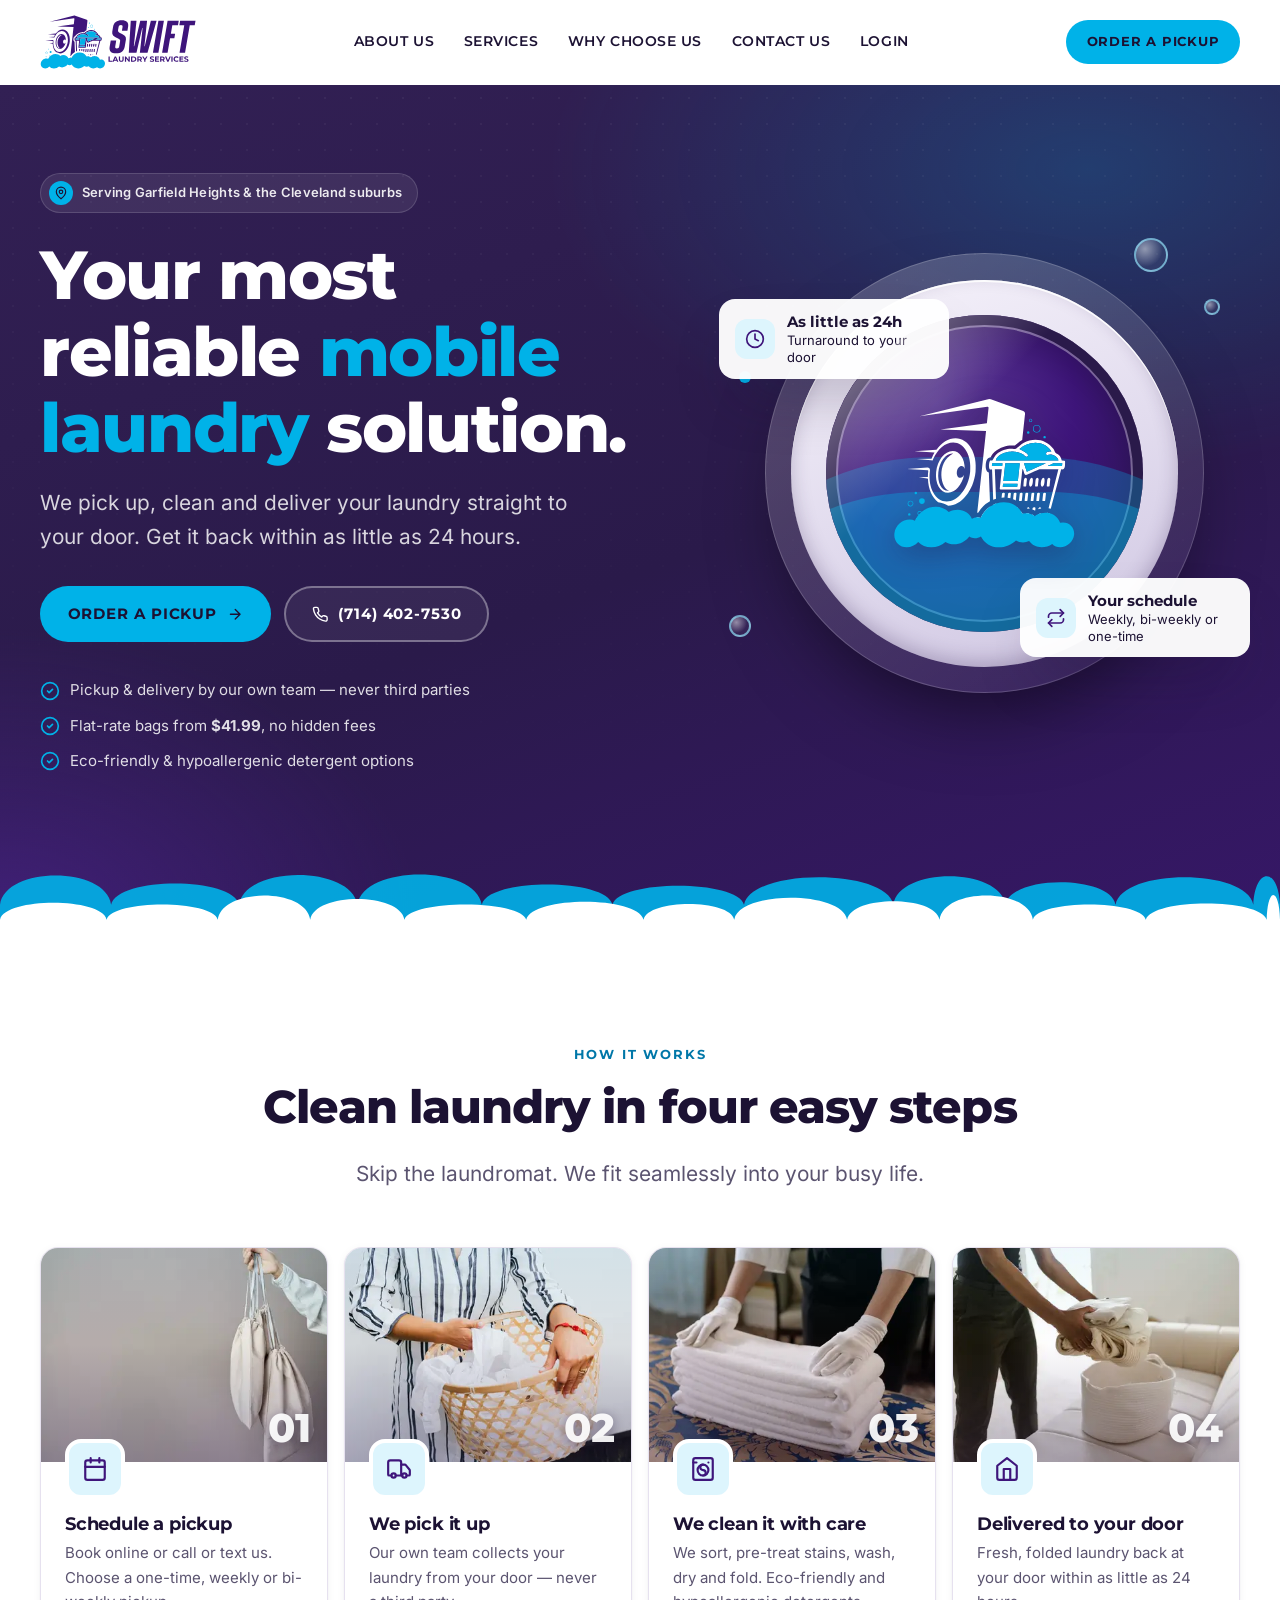
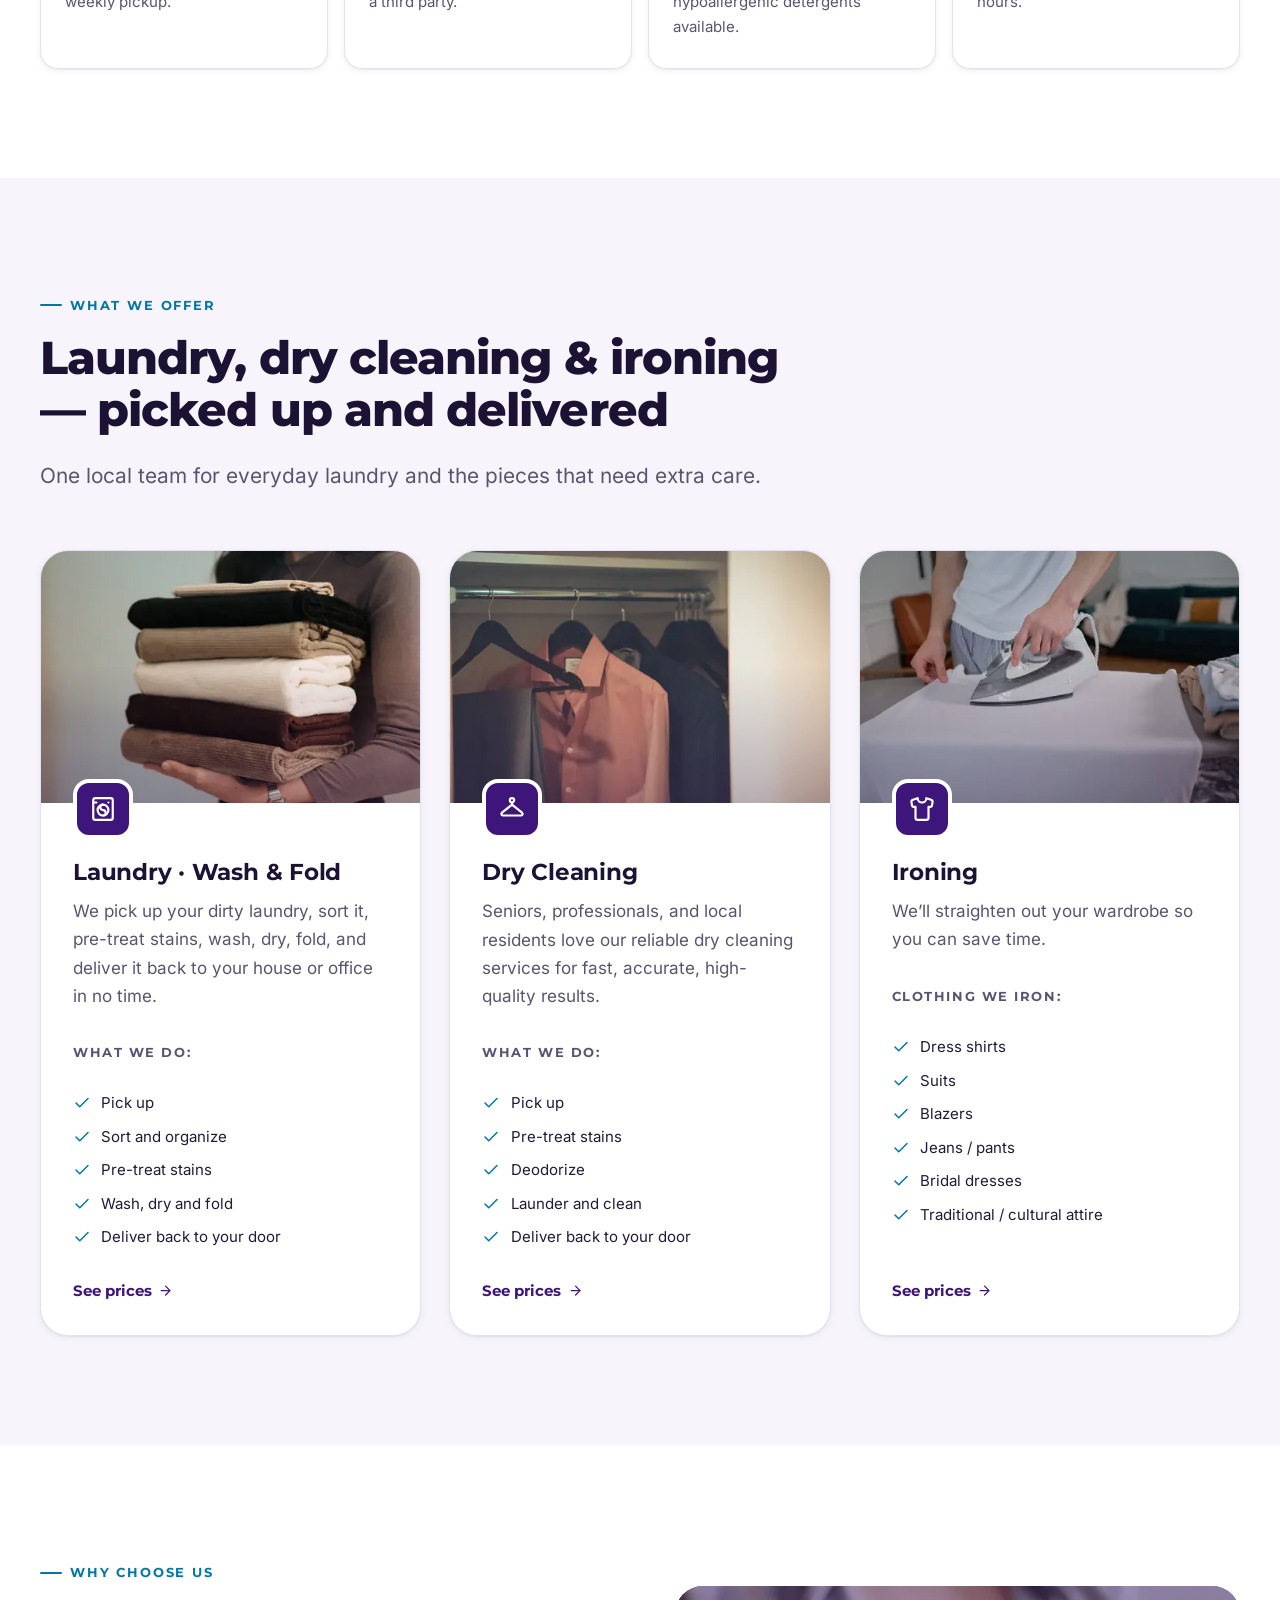
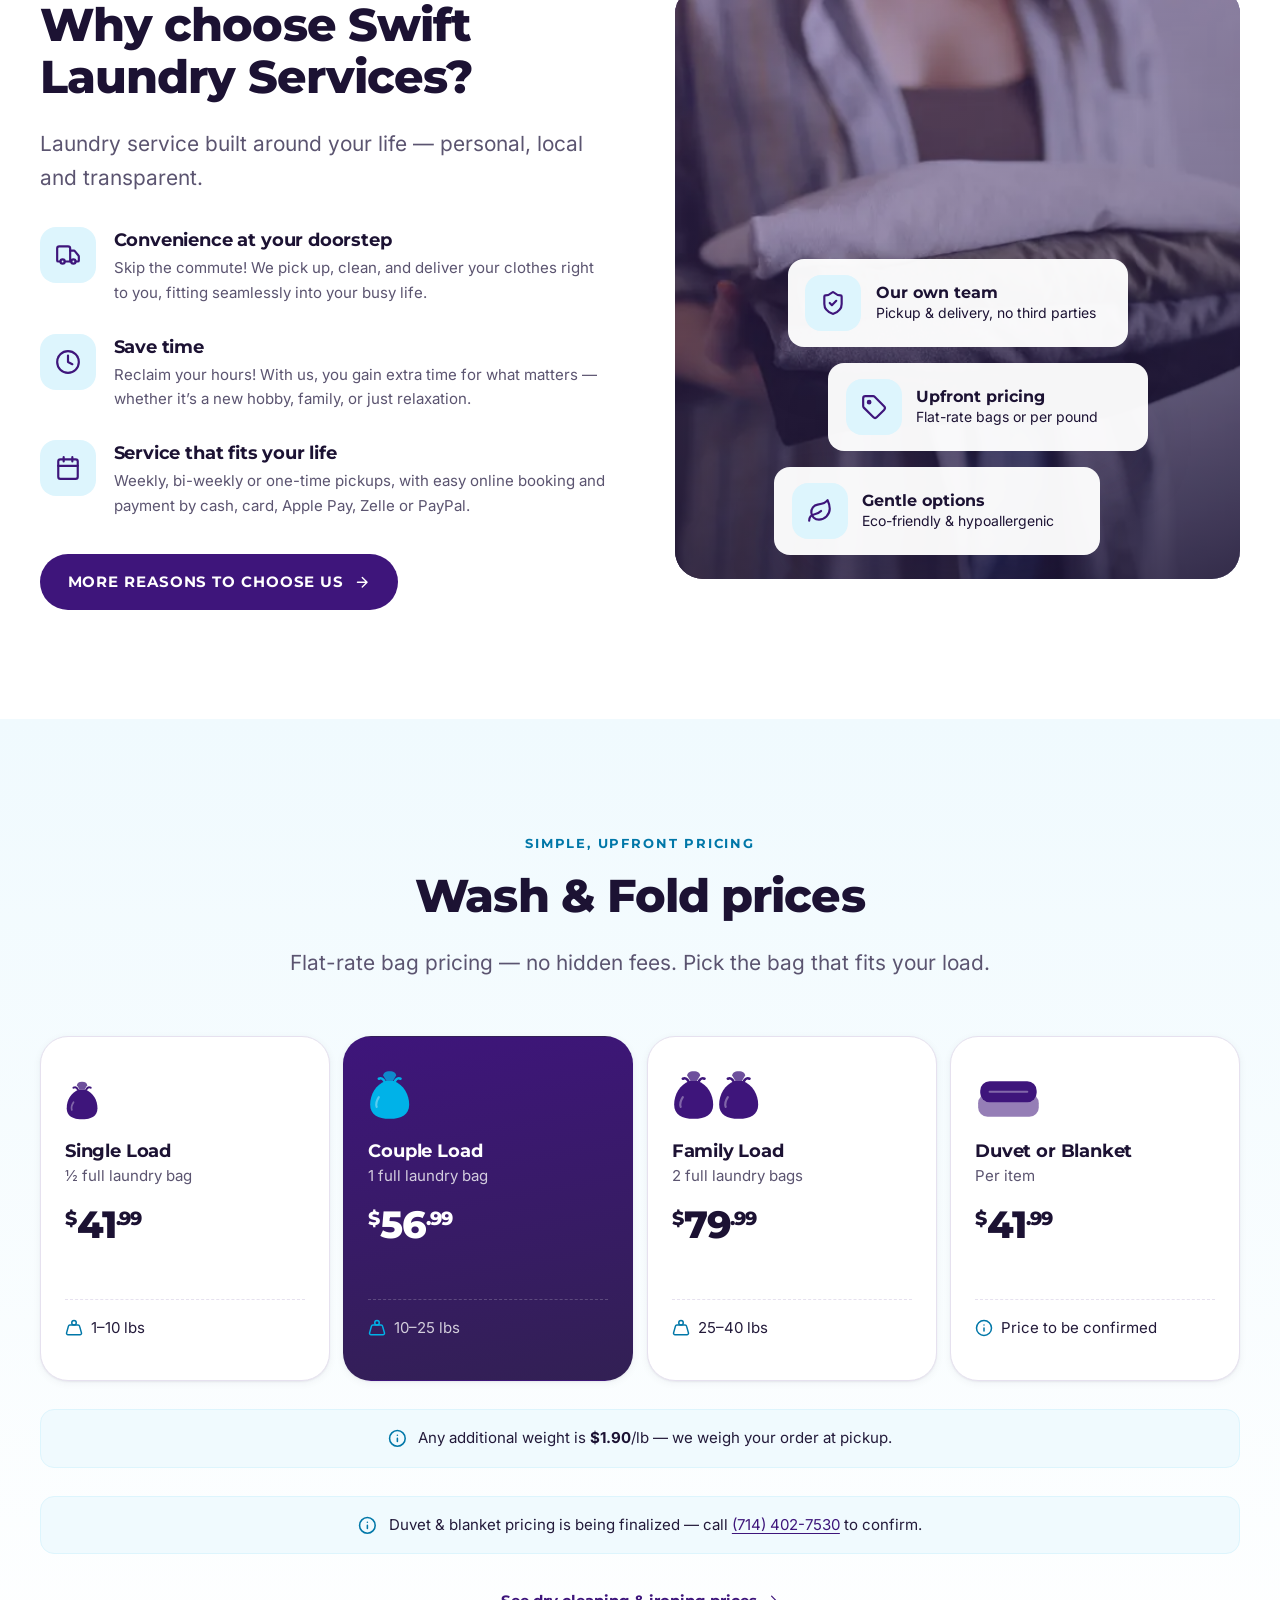
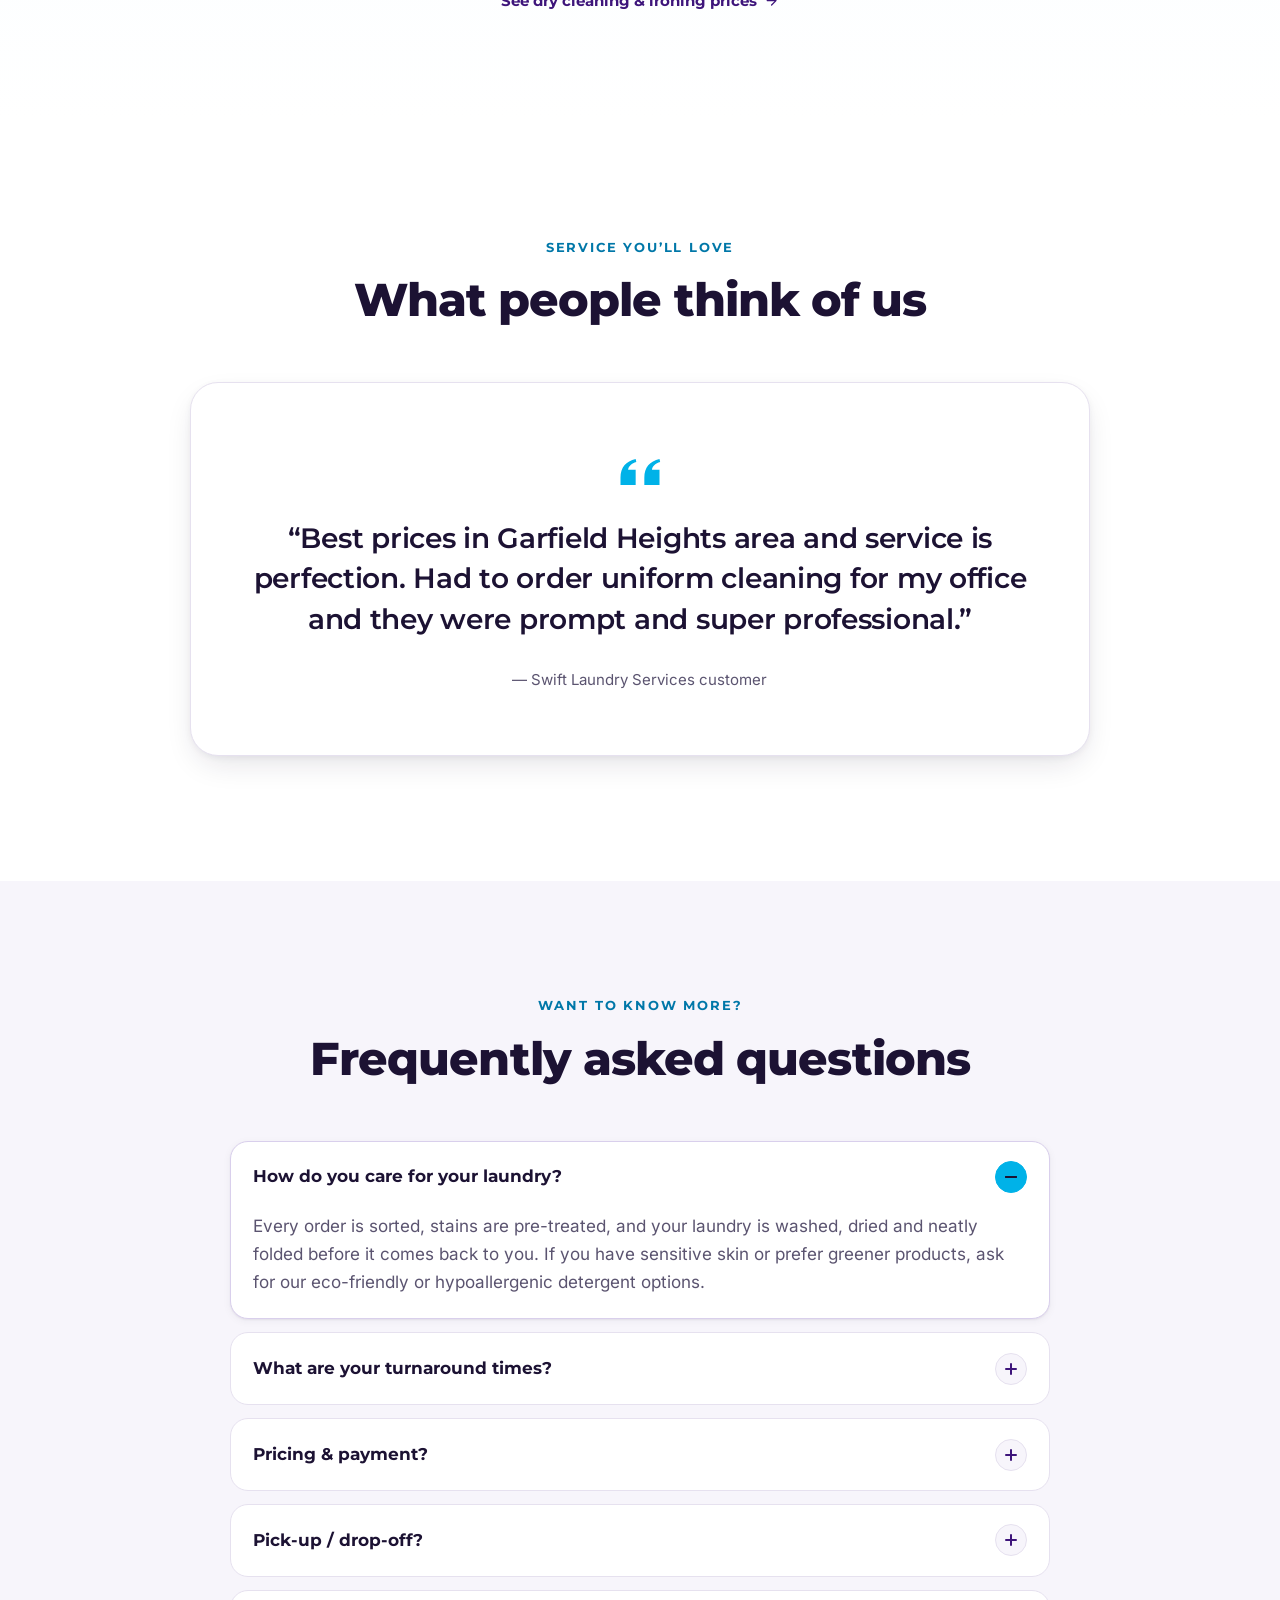
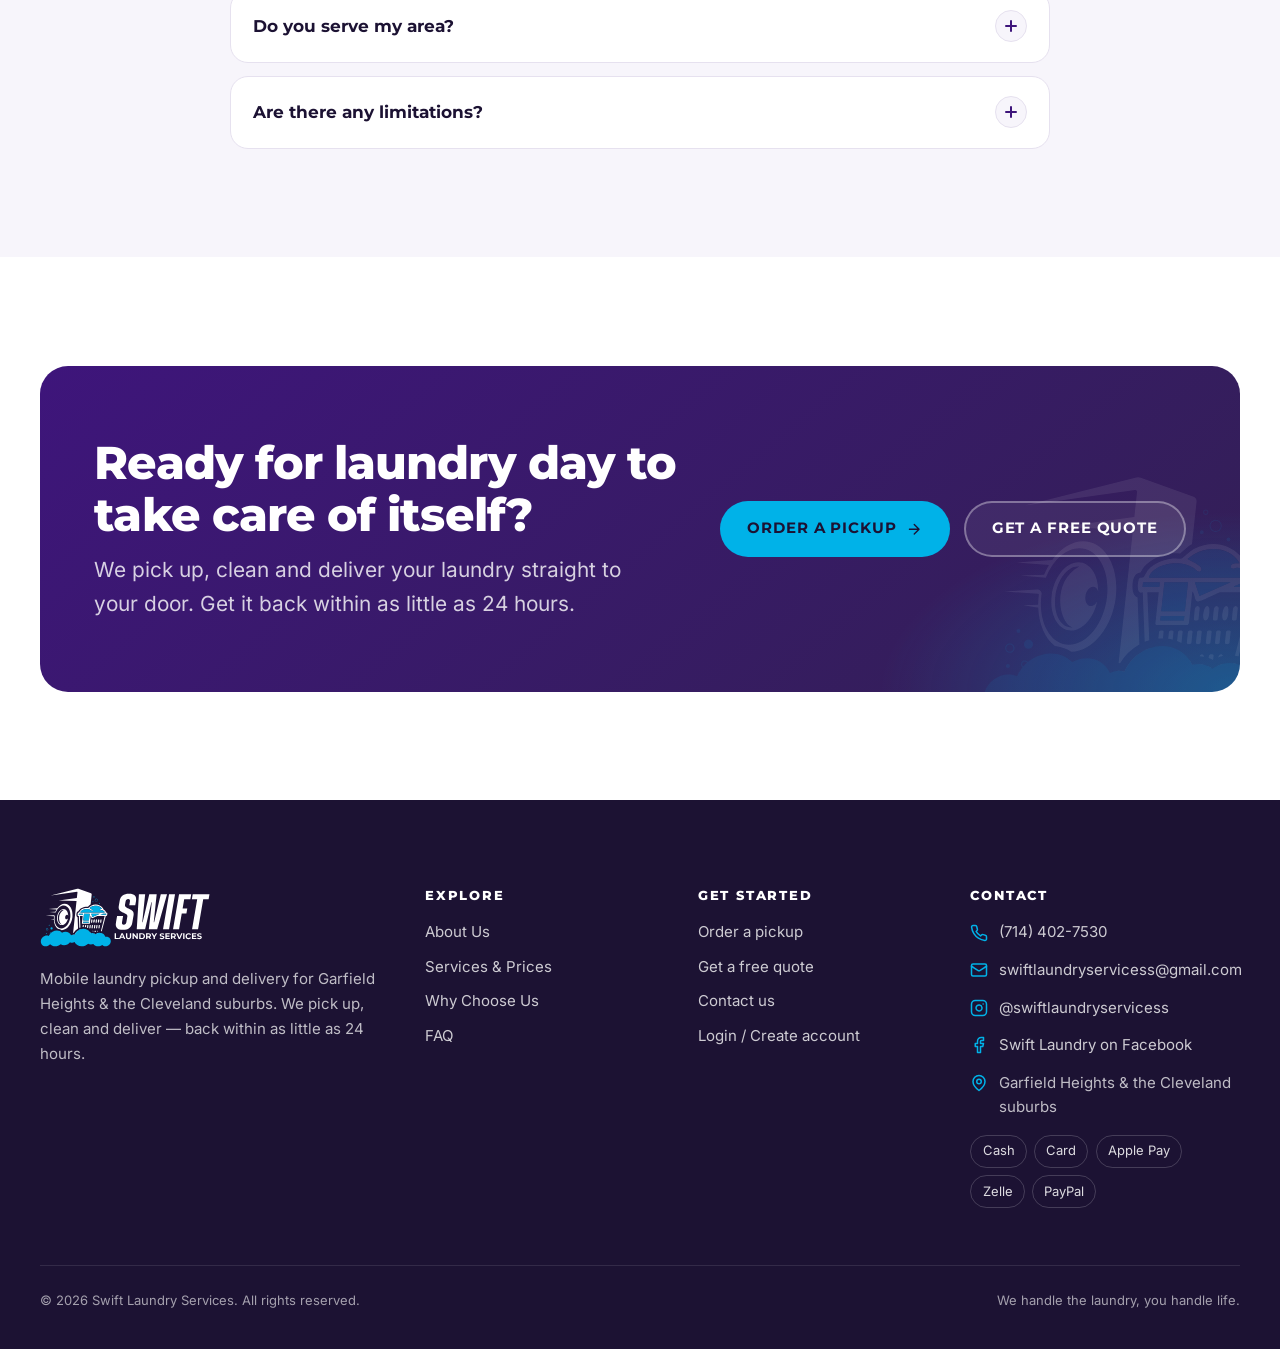
<file: index.html>
<!doctype html>
<html lang="en">
<head>
<meta charset="utf-8">
<!-- Designed & developed by Innocent Christo. © 2026 Innocent Christo. Built for Swift Laundry Services. -->
<meta name="author" content="Innocent Christo">
<link rel="author" href="humans.txt">
<meta name="viewport" content="width=device-width, initial-scale=1, viewport-fit=cover">
<title>Swift Laundry Services | Mobile Laundry Pickup & Delivery in Garfield Heights</title>
<meta name="description" content="Mobile laundry pickup and delivery in Garfield Heights and the Cleveland suburbs. We pick up, clean and deliver your laundry — back within as little as 24 hours.">
<link rel="canonical" href="https://swift-laundry-services.github.io/website/">
<meta name="theme-color" content="#322054">
<meta property="og:type" content="website">
<meta property="og:site_name" content="Swift Laundry Services">
<meta property="og:title" content="Swift Laundry Services | Mobile Laundry Pickup & Delivery in Garfield Heights">
<meta property="og:description" content="Mobile laundry pickup and delivery in Garfield Heights and the Cleveland suburbs. We pick up, clean and deliver your laundry — back within as little as 24 hours.">
<meta property="og:url" content="https://swift-laundry-services.github.io/website/">
<meta property="og:image" content="https://swift-laundry-services.github.io/website/assets/img/og-image.png">
<meta property="og:image:width" content="1200">
<meta property="og:image:height" content="630">
<meta property="og:image:alt" content="Swift Laundry Services — your most reliable mobile laundry solution">
<meta name="twitter:card" content="summary_large_image">
<meta name="twitter:title" content="Swift Laundry Services | Mobile Laundry Pickup & Delivery in Garfield Heights">
<meta name="twitter:description" content="Mobile laundry pickup and delivery in Garfield Heights and the Cleveland suburbs. We pick up, clean and deliver your laundry — back within as little as 24 hours.">
<meta name="twitter:image" content="https://swift-laundry-services.github.io/website/assets/img/og-image.png">
<link rel="icon" href="favicon.ico" sizes="any">
<link rel="icon" href="assets/img/favicon.svg" type="image/svg+xml">
<link rel="apple-touch-icon" href="assets/img/apple-touch-icon.png">
<link rel="manifest" href="site.webmanifest">
<link rel="preload" href="assets/fonts/montserrat-latin-var.woff2" as="font" type="font/woff2" crossorigin>
<link rel="preload" href="assets/fonts/inter-latin-var.woff2" as="font" type="font/woff2" crossorigin>
<link rel="stylesheet" href="assets/css/styles.css">
<script>document.documentElement.classList.add("js")</script>
<script type="application/ld+json">
{
  "@context": "https://schema.org",
  "@type": "DryCleaningOrLaundry",
  "@id": "https://swift-laundry-services.github.io/website/#business",
  "name": "Swift Laundry Services",
  "url": "https://swift-laundry-services.github.io/website/",
  "logo": "https://swift-laundry-services.github.io/website/assets/img/logo.png",
  "image": "https://swift-laundry-services.github.io/website/assets/img/og-image.png",
  "description": "Mobile laundry service: we pick up, clean and deliver your laundry straight to your door, back within as little as 24 hours.",
  "telephone": "+1-714-402-7530",
  "email": "swiftlaundryservicess@gmail.com",
  "sameAs": [
    "https://www.instagram.com/swiftlaundryservicess/"
  ],
  "areaServed": [
    {
      "@type": "City",
      "name": "Garfield Heights, Ohio"
    },
    {
      "@type": "AdministrativeArea",
      "name": "Cleveland suburbs, Ohio"
    }
  ],
  "paymentAccepted": "Cash, Credit Card, Apple Pay, Zelle, PayPal",
  "currenciesAccepted": "USD",
  "hasOfferCatalog": {
    "@type": "OfferCatalog",
    "name": "Wash & Fold",
    "itemListElement": [
      {
        "@type": "Offer",
        "name": "Single Load (1/2 laundry bag, 1-10 lbs)",
        "price": "41.99",
        "priceCurrency": "USD"
      },
      {
        "@type": "Offer",
        "name": "Couple Load (1 laundry bag, 10-25 lbs)",
        "price": "56.99",
        "priceCurrency": "USD"
      },
      {
        "@type": "Offer",
        "name": "Family Load (2 laundry bags, 25-40 lbs)",
        "price": "79.99",
        "priceCurrency": "USD"
      }
    ]
  }
}
</script>
</head>
<body class="has-mobile-bar">
<a class="skip-link" href="#main">Skip to content</a>
<header class="site-header">
  <div class="container header-inner">
    <a class="brand" href="index.html" aria-label="Swift Laundry Services — home">
      <img src="assets/img/logo.svg" alt="Swift Laundry Services" width="156" height="54">
    </a>
    <nav class="primary-nav" aria-label="Main">
      <ul class="nav-list">
          <li><a class="nav-link" href="about.html">About Us</a></li>
          <li><a class="nav-link" href="services.html">Services</a></li>
          <li><a class="nav-link" href="why-choose-us.html">Why Choose Us</a></li>
          <li><a class="nav-link" href="contact.html">Contact Us</a></li>
          <li><a class="nav-link" href="login.html">Login</a></li>
      </ul>
    </nav>
    <div class="header-actions">
      <a class="icon-btn header-call" href="tel:+17144027530" data-href="tel" aria-label="Call us on (714) 402-7530"><svg class="icon" viewBox="0 0 24 24" aria-hidden="true" focusable="false"><path d="M22 16.92v3a2 2 0 0 1-2.18 2 19.79 19.79 0 0 1-8.63-3.07 19.5 19.5 0 0 1-6-6 19.79 19.79 0 0 1-3.07-8.67A2 2 0 0 1 4.11 2h3a2 2 0 0 1 2 1.72c.13.96.36 1.9.7 2.81a2 2 0 0 1-.45 2.11L8.09 9.91a16 16 0 0 0 6 6l1.27-1.27a2 2 0 0 1 2.11-.45c.91.34 1.85.57 2.81.7A2 2 0 0 1 22 16.92z"/></svg></a>
      <a class="btn btn--primary btn--sm header-cta" href="order.html">Order a pickup</a>
      <button class="icon-btn nav-toggle" type="button" aria-expanded="false" aria-controls="mobile-nav" aria-label="Open menu">
        <svg class="icon icon-menu" viewBox="0 0 24 24" aria-hidden="true" focusable="false"><path d="M4 6h16M4 12h16M4 18h16"/></svg>
        <svg class="icon icon-close" viewBox="0 0 24 24" aria-hidden="true" focusable="false"><path d="M18 6 6 18M6 6l12 12"/></svg>
      </button>
    </div>
  </div>
  <nav class="mobile-nav" id="mobile-nav" aria-label="Mobile" hidden>
    <ul>
      <li><a href="about.html">About Us<svg class="icon" viewBox="0 0 24 24" aria-hidden="true" focusable="false"><path d="M5 12h14M12 5l7 7-7 7"/></svg></a></li>
      <li><a href="services.html">Services<svg class="icon" viewBox="0 0 24 24" aria-hidden="true" focusable="false"><path d="M5 12h14M12 5l7 7-7 7"/></svg></a></li>
      <li><a href="why-choose-us.html">Why Choose Us<svg class="icon" viewBox="0 0 24 24" aria-hidden="true" focusable="false"><path d="M5 12h14M12 5l7 7-7 7"/></svg></a></li>
      <li><a href="contact.html">Contact Us<svg class="icon" viewBox="0 0 24 24" aria-hidden="true" focusable="false"><path d="M5 12h14M12 5l7 7-7 7"/></svg></a></li>
      <li><a href="login.html">Login<svg class="icon" viewBox="0 0 24 24" aria-hidden="true" focusable="false"><path d="M5 12h14M12 5l7 7-7 7"/></svg></a></li>
    </ul>
    <a class="btn btn--primary" href="order.html">Order a pickup</a>
    <a class="btn btn--outline" href="tel:+17144027530" data-href="tel"><svg class="icon" viewBox="0 0 24 24" aria-hidden="true" focusable="false"><path d="M22 16.92v3a2 2 0 0 1-2.18 2 19.79 19.79 0 0 1-8.63-3.07 19.5 19.5 0 0 1-6-6 19.79 19.79 0 0 1-3.07-8.67A2 2 0 0 1 4.11 2h3a2 2 0 0 1 2 1.72c.13.96.36 1.9.7 2.81a2 2 0 0 1-.45 2.11L8.09 9.91a16 16 0 0 0 6 6l1.27-1.27a2 2 0 0 1 2.11-.45c.91.34 1.85.57 2.81.7A2 2 0 0 1 22 16.92z"/></svg><span data-bind="phone">(714) 402-7530</span></a>
  </nav>
</header>
<main id="main">
<section class="hero on-dark" aria-labelledby="hero-title">
  <div class="container hero-grid">
    <div>
      <p class="hero-badge"><span class="dot"><svg class="icon" viewBox="0 0 24 24" aria-hidden="true" focusable="false"><path d="M20 10c0 6-8 12-8 12s-8-6-8-12a8 8 0 0 1 16 0Z"/><circle cx="12" cy="10" r="3"/></svg></span>Serving Garfield Heights &amp; the Cleveland suburbs</p>
      <h1 id="hero-title">Your most reliable <span class="accent">mobile laundry</span> solution.</h1>
      <p class="lead">We pick up, clean and deliver your laundry straight to your door. Get it back within as little as 24 hours.</p>
      <div class="btn-row">
        <a class="btn btn--primary" href="order.html">Order a pickup <svg class="icon icon--arrow" viewBox="0 0 24 24" aria-hidden="true" focusable="false"><path d="M5 12h14M12 5l7 7-7 7"/></svg></a>
        <a class="btn btn--ghost" href="tel:+17144027530" data-href="tel"><svg class="icon" viewBox="0 0 24 24" aria-hidden="true" focusable="false"><path d="M22 16.92v3a2 2 0 0 1-2.18 2 19.79 19.79 0 0 1-8.63-3.07 19.5 19.5 0 0 1-6-6 19.79 19.79 0 0 1-3.07-8.67A2 2 0 0 1 4.11 2h3a2 2 0 0 1 2 1.72c.13.96.36 1.9.7 2.81a2 2 0 0 1-.45 2.11L8.09 9.91a16 16 0 0 0 6 6l1.27-1.27a2 2 0 0 1 2.11-.45c.91.34 1.85.57 2.81.7A2 2 0 0 1 22 16.92z"/></svg><span data-bind="phone">(714) 402-7530</span></a>
      </div>
      <ul class="hero-points">
        <li><svg class="icon" viewBox="0 0 24 24" aria-hidden="true" focusable="false"><circle cx="12" cy="12" r="10"/><path d="m9 12 2 2 4-4"/></svg><span>Pickup &amp; delivery by our own team — never third parties</span></li>
        <li><svg class="icon" viewBox="0 0 24 24" aria-hidden="true" focusable="false"><circle cx="12" cy="12" r="10"/><path d="m9 12 2 2 4-4"/></svg><span>Flat-rate bags from <strong data-bind="priceFrom">$41.99</strong>, no hidden fees</span></li>
        <li><svg class="icon" viewBox="0 0 24 24" aria-hidden="true" focusable="false"><circle cx="12" cy="12" r="10"/><path d="m9 12 2 2 4-4"/></svg><span>Eco-friendly &amp; hypoallergenic detergent options</span></li>
      </ul>
    </div>
    <div class="hero-art" aria-hidden="true">
      <div class="porthole">
        <div class="porthole-glass">
          <span class="wave"></span><span class="wave wave--2"></span>
          <img class="mark" src="assets/img/logo-mark-white.svg" alt="" width="136" height="112">
          <span class="shine"></span>
        </div>
      </div>
      <span class="bubble b1"></span><span class="bubble b2"></span><span class="bubble b3"></span><span class="bubble b4"></span>
      <div class="float-card float-card--a"><span class="icon-badge"><svg class="icon" viewBox="0 0 24 24" aria-hidden="true" focusable="false"><circle cx="12" cy="12" r="10"/><path d="M12 6v6l4 2"/></svg></span><span><strong>As little as 24h</strong>Turnaround to your door</span></div>
      <div class="float-card float-card--b"><span class="icon-badge"><svg class="icon" viewBox="0 0 24 24" aria-hidden="true" focusable="false"><path d="m17 2 4 4-4 4"/><path d="M3 11v-1a4 4 0 0 1 4-4h14"/><path d="m7 22-4-4 4-4"/><path d="M21 13v1a4 4 0 0 1-4 4H3"/></svg></span><span><strong>Your schedule</strong>Weekly, bi-weekly or one-time</span></div>
    </div>
  </div>
  <div class="cloud-edge " aria-hidden="true">
    <svg viewBox="0 0 1440 120" preserveAspectRatio="none" focusable="false">
      <path class="c-back" d="M0 120V84C6 32 119 32 125 84C132 46 262 46 269 84C276 31 395 31 402 84C409 30 535 30 542 84C549 48 682 48 689 84C696 50 830 50 837 84C845 35 997 35 1005 84C1011 33 1125 33 1131 84C1137 44 1249 44 1255 84C1263 35 1402 35 1410 84C1412 33 1438 33 1440 84V120Z"/>
      <path class="c-front" d="M0 120V104C6 74 114 74 120 104C126 77 239 77 245 104C250 61 344 61 349 104C354 67 450 67 455 104C462 77 585 77 592 104C599 72 717 72 724 104C729 76 821 76 826 104C832 65 947 65 953 104C958 71 1052 71 1057 104C1062 61 1157 61 1162 104C1168 77 1283 77 1289 104C1296 75 1418 75 1425 104C1426 60 1439 60 1440 104V120Z"/>
    </svg>
  </div>
</section>

<section class="section" aria-labelledby="how-title">
  <div class="container">
    <div class="section-head section-head--center reveal">
      <span class="eyebrow">How it works</span>
      <h2 id="how-title">Clean laundry in four easy steps</h2>
      <p>Skip the laundromat. We fit seamlessly into your busy life.</p>
    </div>
    <ol class="steps">
      <li class="step step--media reveal" style="--d:0.0s">
        <div class="step-media"><picture class="photo "><source type="image/webp" srcset="assets/img/photos/photo-schedule-480.webp 480w, assets/img/photos/photo-schedule-800.webp 800w, assets/img/photos/photo-schedule-1200.webp 1200w" sizes="(min-width: 1024px) 280px, (min-width: 640px) 45vw, 92vw"><img src="assets/img/photos/photo-schedule-800.jpg" alt="Hand holding two clean canvas drawstring laundry bags against a soft grey wall" width="800" height="533" loading="lazy" decoding="async" style="object-position:72% 50%"></picture><span class="step-num" data-num="01" aria-hidden="true"></span></div>
        <div class="step-body">
          <span class="icon-badge"><svg class="icon" viewBox="0 0 24 24" aria-hidden="true" focusable="false"><rect width="18" height="18" x="3" y="4" rx="2"/><path d="M16 2v4M8 2v4M3 10h18"/></svg></span>
          <h3>Schedule a pickup</h3>
          <p>Book online or call or text us. Choose a one-time, weekly or bi-weekly pickup.</p>
        </div>
      </li>
      <li class="step step--media reveal" style="--d:0.08s">
        <div class="step-media"><picture class="photo "><source type="image/webp" srcset="assets/img/photos/photo-pickup-480.webp 480w, assets/img/photos/photo-pickup-800.webp 800w, assets/img/photos/photo-pickup-1200.webp 1200w" sizes="(min-width: 1024px) 280px, (min-width: 640px) 45vw, 92vw"><img src="assets/img/photos/photo-pickup-800.jpg" alt="Person carrying a woven basket of fresh white laundry" width="800" height="533" loading="lazy" decoding="async" style="object-position:60% 50%"></picture><span class="step-num" data-num="02" aria-hidden="true"></span></div>
        <div class="step-body">
          <span class="icon-badge"><svg class="icon" viewBox="0 0 24 24" aria-hidden="true" focusable="false"><path d="M14 18V6a2 2 0 0 0-2-2H4a2 2 0 0 0-2 2v11a1 1 0 0 0 1 1h2"/><path d="M15 18H9"/><path d="M19 18h2a1 1 0 0 0 1-1v-3.65a1 1 0 0 0-.22-.62l-3.48-4.35A1 1 0 0 0 17.52 8H14"/><circle cx="17" cy="18" r="2"/><circle cx="7" cy="18" r="2"/></svg></span>
          <h3>We pick it up</h3>
          <p>Our own team collects your laundry from your door — never a third party.</p>
        </div>
      </li>
      <li class="step step--media reveal" style="--d:0.16s">
        <div class="step-media"><picture class="photo "><source type="image/webp" srcset="assets/img/photos/photo-care-480.webp 480w, assets/img/photos/photo-care-800.webp 800w, assets/img/photos/photo-care-1200.webp 1200w" sizes="(min-width: 1024px) 280px, (min-width: 640px) 45vw, 92vw"><img src="assets/img/photos/photo-care-800.jpg" alt="Gloved hands neatly folding a stack of crisp white towels" width="800" height="533" loading="lazy" decoding="async" style="object-position:50% 60%"></picture><span class="step-num" data-num="03" aria-hidden="true"></span></div>
        <div class="step-body">
          <span class="icon-badge"><svg class="icon" viewBox="0 0 24 24" aria-hidden="true" focusable="false"><path d="M3 6h3M17 6h.01"/><rect width="18" height="20" x="3" y="2" rx="2"/><circle cx="12" cy="13" r="5"/><path d="M12 18a2.5 2.5 0 0 0 0-5 2.5 2.5 0 0 1 0-5"/></svg></span>
          <h3>We clean it with care</h3>
          <p>We sort, pre-treat stains, wash, dry and fold. Eco-friendly and hypoallergenic detergents available.</p>
        </div>
      </li>
      <li class="step step--media reveal" style="--d:0.24s">
        <div class="step-media"><picture class="photo "><source type="image/webp" srcset="assets/img/photos/photo-delivered-480.webp 480w, assets/img/photos/photo-delivered-800.webp 800w, assets/img/photos/photo-delivered-1200.webp 1200w" sizes="(min-width: 1024px) 280px, (min-width: 640px) 45vw, 92vw"><img src="assets/img/photos/photo-delivered-800.jpg" alt="Freshly folded laundry being placed into a basket at home" width="800" height="533" loading="lazy" decoding="async" style="object-position:35% 50%"></picture><span class="step-num" data-num="04" aria-hidden="true"></span></div>
        <div class="step-body">
          <span class="icon-badge"><svg class="icon" viewBox="0 0 24 24" aria-hidden="true" focusable="false"><path d="m3 9 9-7 9 7v11a2 2 0 0 1-2 2H5a2 2 0 0 1-2-2z"/><path d="M9 22V12h6v10"/></svg></span>
          <h3>Delivered to your door</h3>
          <p>Fresh, folded laundry back at your door within as little as 24 hours.</p>
        </div>
      </li>
    </ol>
  </div>
</section>

<section class="section section--tint" aria-labelledby="services-title">
  <div class="container">
    <div class="section-head reveal">
      <span class="eyebrow">What we offer</span>
      <h2 id="services-title">Laundry, dry cleaning &amp; ironing — picked up and delivered</h2>
      <p>One local team for everyday laundry and the pieces that need extra care.</p>
    </div>
    <div class="grid services-grid">
      <article class="card card--lift card--media reveal" id="wash-fold-card" style="--d:0.0s">
        <div class="card-media"><picture class="photo "><source type="image/webp" srcset="assets/img/photos/photo-wash-fold-480.webp 480w, assets/img/photos/photo-wash-fold-800.webp 800w, assets/img/photos/photo-wash-fold-1200.webp 1200w" sizes="(min-width: 760px) 30vw, 92vw"><img src="assets/img/photos/photo-wash-fold-800.jpg" alt="Hands holding a neat stack of folded clothes in warm neutral tones" width="800" height="533" loading="lazy" decoding="async" style="object-position:50% 55%"></picture></div>
        <span class="icon-badge icon-badge--purple icon-badge--float"><svg class="icon" viewBox="0 0 24 24" aria-hidden="true" focusable="false"><path d="M3 6h3M17 6h.01"/><rect width="18" height="20" x="3" y="2" rx="2"/><circle cx="12" cy="13" r="5"/><path d="M12 18a2.5 2.5 0 0 0 0-5 2.5 2.5 0 0 1 0-5"/></svg></span>
        <h3>Laundry · Wash &amp; Fold</h3>
        <p>We pick up your dirty laundry, sort it, pre-treat stains, wash, dry, fold, and deliver it back to your house or office in no time.</p>
        <p class="list-label">What we do:</p>
        <ul class="check-list"><li><svg class="icon" viewBox="0 0 24 24" aria-hidden="true" focusable="false"><path d="M20 6 9 17l-5-5"/></svg>Pick up</li><li><svg class="icon" viewBox="0 0 24 24" aria-hidden="true" focusable="false"><path d="M20 6 9 17l-5-5"/></svg>Sort and organize</li><li><svg class="icon" viewBox="0 0 24 24" aria-hidden="true" focusable="false"><path d="M20 6 9 17l-5-5"/></svg>Pre-treat stains</li><li><svg class="icon" viewBox="0 0 24 24" aria-hidden="true" focusable="false"><path d="M20 6 9 17l-5-5"/></svg>Wash, dry and fold</li><li><svg class="icon" viewBox="0 0 24 24" aria-hidden="true" focusable="false"><path d="M20 6 9 17l-5-5"/></svg>Deliver back to your door</li></ul>
        <a class="link-arrow" href="services.html#wash-fold">See prices <svg class="icon" viewBox="0 0 24 24" aria-hidden="true" focusable="false"><path d="M5 12h14M12 5l7 7-7 7"/></svg></a>
      </article>
      <article class="card card--lift card--media reveal" id="dry-cleaning-card" style="--d:0.08s">
        <div class="card-media"><picture class="photo "><source type="image/webp" srcset="assets/img/photos/photo-dry-cleaning-480.webp 480w, assets/img/photos/photo-dry-cleaning-800.webp 800w, assets/img/photos/photo-dry-cleaning-1200.webp 1200w" sizes="(min-width: 760px) 30vw, 92vw"><img src="assets/img/photos/photo-dry-cleaning-800.jpg" alt="A suit and a pressed dress shirt hanging on hangers in a wardrobe" width="800" height="533" loading="lazy" decoding="async" style="object-position:50% 40%"></picture></div>
        <span class="icon-badge icon-badge--purple icon-badge--float"><svg class="icon" viewBox="0 0 24 24" aria-hidden="true" focusable="false"><path d="M12 6a2 2 0 1 1 2-2c0 1.1-.9 1.5-2 2.5V8"/><path d="m12 8-9.3 7.4A1.5 1.5 0 0 0 3.6 18h16.8a1.5 1.5 0 0 0 .9-2.6Z"/></svg></span>
        <h3>Dry Cleaning</h3>
        <p>Seniors, professionals, and local residents love our reliable dry cleaning services for fast, accurate, high-quality results.</p>
        <p class="list-label">What we do:</p>
        <ul class="check-list"><li><svg class="icon" viewBox="0 0 24 24" aria-hidden="true" focusable="false"><path d="M20 6 9 17l-5-5"/></svg>Pick up</li><li><svg class="icon" viewBox="0 0 24 24" aria-hidden="true" focusable="false"><path d="M20 6 9 17l-5-5"/></svg>Pre-treat stains</li><li><svg class="icon" viewBox="0 0 24 24" aria-hidden="true" focusable="false"><path d="M20 6 9 17l-5-5"/></svg>Deodorize</li><li><svg class="icon" viewBox="0 0 24 24" aria-hidden="true" focusable="false"><path d="M20 6 9 17l-5-5"/></svg>Launder and clean</li><li><svg class="icon" viewBox="0 0 24 24" aria-hidden="true" focusable="false"><path d="M20 6 9 17l-5-5"/></svg>Deliver back to your door</li></ul>
        <a class="link-arrow" href="services.html#dry-cleaning">See prices <svg class="icon" viewBox="0 0 24 24" aria-hidden="true" focusable="false"><path d="M5 12h14M12 5l7 7-7 7"/></svg></a>
      </article>
      <article class="card card--lift card--media reveal" id="ironing-card" style="--d:0.16s">
        <div class="card-media"><picture class="photo "><source type="image/webp" srcset="assets/img/photos/photo-ironing-480.webp 480w, assets/img/photos/photo-ironing-800.webp 800w, assets/img/photos/photo-ironing-1200.webp 1200w" sizes="(min-width: 760px) 30vw, 92vw"><img src="assets/img/photos/photo-ironing-800.jpg" alt="Person ironing a white shirt on an ironing board in a bright apartment" width="800" height="533" loading="lazy" decoding="async" style="object-position:40% 60%"></picture></div>
        <span class="icon-badge icon-badge--purple icon-badge--float"><svg class="icon" viewBox="0 0 24 24" aria-hidden="true" focusable="false"><path d="M20.38 3.46 16 2a4 4 0 0 1-8 0L3.62 3.46a2 2 0 0 0-1.34 2.23l.58 3.47a1 1 0 0 0 .99.84H6v10c0 1.1.9 2 2 2h8a2 2 0 0 0 2-2V10h2.15a1 1 0 0 0 .99-.84l.58-3.47a2 2 0 0 0-1.34-2.23z"/></svg></span>
        <h3>Ironing</h3>
        <p>We’ll straighten out your wardrobe so you can save time.</p>
        <p class="list-label">Clothing we iron:</p>
        <ul class="check-list"><li><svg class="icon" viewBox="0 0 24 24" aria-hidden="true" focusable="false"><path d="M20 6 9 17l-5-5"/></svg>Dress shirts</li><li><svg class="icon" viewBox="0 0 24 24" aria-hidden="true" focusable="false"><path d="M20 6 9 17l-5-5"/></svg>Suits</li><li><svg class="icon" viewBox="0 0 24 24" aria-hidden="true" focusable="false"><path d="M20 6 9 17l-5-5"/></svg>Blazers</li><li><svg class="icon" viewBox="0 0 24 24" aria-hidden="true" focusable="false"><path d="M20 6 9 17l-5-5"/></svg>Jeans / pants</li><li><svg class="icon" viewBox="0 0 24 24" aria-hidden="true" focusable="false"><path d="M20 6 9 17l-5-5"/></svg>Bridal dresses</li><li><svg class="icon" viewBox="0 0 24 24" aria-hidden="true" focusable="false"><path d="M20 6 9 17l-5-5"/></svg>Traditional / cultural attire</li></ul>
        <a class="link-arrow" href="services.html#ironing">See prices <svg class="icon" viewBox="0 0 24 24" aria-hidden="true" focusable="false"><path d="M5 12h14M12 5l7 7-7 7"/></svg></a>
      </article>
    </div>
  </div>
</section>

<section class="section" aria-labelledby="why-title">
  <div class="container split">
    <div class="reveal">
      <span class="eyebrow">Why choose us</span>
      <h2 id="why-title">Why choose Swift Laundry Services?</h2>
      <p class="lead">Laundry service built around your life — personal, local and transparent.</p>
      <div class="grid" style="margin-top:2rem">
        <div class="feature"><span class="icon-badge"><svg class="icon" viewBox="0 0 24 24" aria-hidden="true" focusable="false"><path d="M14 18V6a2 2 0 0 0-2-2H4a2 2 0 0 0-2 2v11a1 1 0 0 0 1 1h2"/><path d="M15 18H9"/><path d="M19 18h2a1 1 0 0 0 1-1v-3.65a1 1 0 0 0-.22-.62l-3.48-4.35A1 1 0 0 0 17.52 8H14"/><circle cx="17" cy="18" r="2"/><circle cx="7" cy="18" r="2"/></svg></span><div><h3>Convenience at your doorstep</h3><p>Skip the commute! We pick up, clean, and deliver your clothes right to you, fitting seamlessly into your busy life.</p></div></div>
        <div class="feature"><span class="icon-badge"><svg class="icon" viewBox="0 0 24 24" aria-hidden="true" focusable="false"><circle cx="12" cy="12" r="10"/><path d="M12 6v6l4 2"/></svg></span><div><h3>Save time</h3><p>Reclaim your hours! With us, you gain extra time for what matters — whether it’s a new hobby, family, or just relaxation.</p></div></div>
        <div class="feature"><span class="icon-badge"><svg class="icon" viewBox="0 0 24 24" aria-hidden="true" focusable="false"><rect width="18" height="18" x="3" y="4" rx="2"/><path d="M16 2v4M8 2v4M3 10h18"/></svg></span><div><h3>Service that fits your life</h3><p>Weekly, bi-weekly or one-time pickups, with easy online booking and payment by cash, card, Apple Pay, Zelle or PayPal.</p></div></div>
      </div>
      <a class="btn btn--purple" href="why-choose-us.html" style="margin-top:2.25rem">More reasons to choose us <svg class="icon icon--arrow" viewBox="0 0 24 24" aria-hidden="true" focusable="false"><path d="M5 12h14M12 5l7 7-7 7"/></svg></a>
    </div>
    <div class="why-panel why-panel--photo reveal">
      <picture class="photo why-photo"><source type="image/webp" srcset="assets/img/photos/photo-folded-shirts-480.webp 480w, assets/img/photos/photo-folded-shirts-800.webp 800w, assets/img/photos/photo-folded-shirts-1200.webp 1200w" sizes="(min-width: 960px) 560px, 92vw"><img src="assets/img/photos/photo-folded-shirts-800.jpg" alt="Close-up of hands holding a stack of neatly folded shirts" width="800" height="533" loading="lazy" decoding="async" style="object-position:50% 50%"></picture>
      <div class="stack" aria-hidden="true">
        <div class="mini-card"><span class="icon-badge"><svg class="icon" viewBox="0 0 24 24" aria-hidden="true" focusable="false"><path d="M20 13c0 5-3.5 7.5-7.66 8.95a1 1 0 0 1-.67-.01C7.5 20.5 4 18 4 13V6a1 1 0 0 1 1-1c2 0 4.5-1.2 6.24-2.72a1.17 1.17 0 0 1 1.52 0C14.51 3.81 17 5 19 5a1 1 0 0 1 1 1z"/><path d="m9 12 2 2 4-4"/></svg></span><span><strong>Our own team</strong>Pickup &amp; delivery, no third parties</span></div>
        <div class="mini-card"><span class="icon-badge"><svg class="icon" viewBox="0 0 24 24" aria-hidden="true" focusable="false"><path d="M12.59 2.59A2 2 0 0 0 11.17 2H4a2 2 0 0 0-2 2v7.17a2 2 0 0 0 .59 1.42l8.7 8.7a2.43 2.43 0 0 0 3.42 0l6.58-6.58a2.43 2.43 0 0 0 0-3.42z"/><circle cx="7.5" cy="7.5" r="1.2"/></svg></span><span><strong>Upfront pricing</strong>Flat-rate bags or per pound</span></div>
        <div class="mini-card"><span class="icon-badge"><svg class="icon" viewBox="0 0 24 24" aria-hidden="true" focusable="false"><path d="M11 20A7 7 0 0 1 9.8 6.1C15.5 5 17 4.48 19 2c1 2 2 4.18 2 8 0 5.5-4.78 10-10 10Z"/><path d="M2 21c0-3 1.85-5.36 5.08-6C9.5 14.52 12 13 13 12"/></svg></span><span><strong>Gentle options</strong>Eco-friendly &amp; hypoallergenic</span></div>
      </div>
    </div>
  </div>
</section>

<section class="section section--cyan" aria-labelledby="wf-title">
  <div class="container">
    <div class="section-head section-head--center reveal">
      <span class="eyebrow">Simple, upfront pricing</span>
      <h2 id="wf-title">Wash &amp; Fold prices</h2>
      <p>Flat-rate bag pricing — no hidden fees. Pick the bag that fits your load.</p>
    </div>
    <div class="price-grid" data-render="washFold" data-featured="1">
      <noscript><p class="text-center">Single Load (½ bag, 1–10 lbs) $41.99 · Couple Load (1 bag, 10–25 lbs) $56.99 · Family Load (2 bags, 25–40 lbs) $79.99. Call (714) 402-7530 for details.</p></noscript>
    </div>
    <p class="price-note reveal"><svg class="icon" viewBox="0 0 24 24" aria-hidden="true" focusable="false"><circle cx="12" cy="12" r="10"/><path d="M12 16v-4M12 8h.01"/></svg><span>Any additional weight is <strong data-bind="extraPerLb">$1.90</strong>/lb — we weigh your order at pickup.</span></p>
    <p class="price-note" data-tbc-for="washFold" hidden><svg class="icon" viewBox="0 0 24 24" aria-hidden="true" focusable="false"><circle cx="12" cy="12" r="10"/><path d="M12 16v-4M12 8h.01"/></svg><span>Duvet &amp; blanket pricing is being finalized — call <a href="tel:+17144027530" data-href="tel">(714) 402-7530</a> to confirm.</span></p>
    <div class="text-center" style="margin-top:2rem"><a class="link-arrow" href="services.html">See dry cleaning &amp; ironing prices <svg class="icon" viewBox="0 0 24 24" aria-hidden="true" focusable="false"><path d="M5 12h14M12 5l7 7-7 7"/></svg></a></div>
  </div>
</section>

<section class="section" aria-labelledby="reviews-title">
  <div class="container">
    <div class="section-head section-head--center reveal">
      <span class="eyebrow">Service you’ll love</span>
      <h2 id="reviews-title">What people think of us</h2>
    </div>
    <figure class="testimonial reveal">
      <svg class="quote-mark" viewBox="0 0 48 48" aria-hidden="true" focusable="false"><path fill="currentColor" d="M20 12C11 14 6 20 6 29v7h14V22h-7c.6-3.7 3.3-6 7.6-7.2zm22 0c-9 2-14 8-14 17v7h14V22h-7c.6-3.7 3.3-6 7.6-7.2z"/></svg>
      <blockquote>
        <p>“Best prices in Garfield Heights area and service is perfection. Had to order uniform cleaning for my office and they were prompt and super professional.”</p>
      </blockquote>
      <figcaption>— Swift Laundry Services customer</figcaption>
    </figure>
    <!-- TODO(owner): add more REAL customer reviews here (copy the <figure class="testimonial"> block). Do not publish made-up reviews. -->
  </div>
</section>

<section class="section section--tint" id="faq" aria-labelledby="faq-title">
  <div class="container container--narrow">
    <div class="section-head section-head--center reveal">
      <span class="eyebrow">Want to know more?</span>
      <h2 id="faq-title">Frequently asked questions</h2>
    </div>
    <div class="faq-list">
      <details class="faq reveal" name="faq" open>
        <summary>How do you care for your laundry?<span class="plus" aria-hidden="true"></span></summary>
        <div class="faq-body"><p>Every order is sorted, stains are pre-treated, and your laundry is washed, dried and neatly folded before it comes back to you. If you have sensitive skin or prefer greener products, ask for our eco-friendly or hypoallergenic detergent options.</p></div>
      </details>
      <details class="faq reveal" name="faq">
        <summary>What are your turnaround times?<span class="plus" aria-hidden="true"></span></summary>
        <div class="faq-body"><p>You can get your laundry back within as little as 24 hours. Let us know when you book if you need it back by a certain day.</p></div>
      </details>
      <details class="faq reveal" name="faq">
        <summary>Pricing &amp; payment?<span class="plus" aria-hidden="true"></span></summary>
        <div class="faq-body"><p>Wash &amp; fold is priced by the bag: <strong data-price="washFold.0.price">$41.99</strong> for a half bag (1–10 lbs), <strong data-price="washFold.1.price">$56.99</strong> for one full bag (10–25 lbs) and <strong data-price="washFold.2.price">$79.99</strong> for two full bags (25–40 lbs). Any additional weight is <span data-price="extraPerLb">$1.90</span>/lb, and we weigh your order at pickup. See all prices on our <a href="services.html">Services page</a>.</p><p>We accept cash, card, Apple Pay, Zelle and PayPal.</p></div>
      </details>
      <details class="faq reveal" name="faq">
        <summary>Pick-up / drop-off?<span class="plus" aria-hidden="true"></span></summary>
        <div class="faq-body"><p>Pickup and delivery are handled directly by our own team — not third parties. We serve Garfield Heights and the Cleveland suburbs, with weekly, bi-weekly or one-time pickups. <a href="order.html">Request a pickup</a> or call us on <a href="tel:+17144027530" data-href="tel">(714) 402-7530</a>.</p></div>
      </details>
      <details class="faq reveal" name="faq">
        <summary>Do you serve my area?<span class="plus" aria-hidden="true"></span></summary>
        <div class="faq-body"><p>We serve Garfield Heights and the Cleveland suburbs. Not sure if your street is covered? Give us a call and we’ll let you know.</p></div>
      </details>
      <details class="faq reveal" name="faq">
        <summary>Are there any limitations?<span class="plus" aria-hidden="true"></span></summary>
        <div class="faq-body"><!-- TODO(owner): Concept lists 'Size limitations', 'Weight limitations' and 'Unsafe or unsanitary laundry' with no answers. Replace this soft answer with your real policy. --><p>Some items need special handling — for example very large or heavy items, or laundry that is unsafe or unsanitary to process. Please call us on <a href="tel:+17144027530" data-href="tel">(714) 402-7530</a> before your pickup and we’ll let you know what we can take.</p></div>
      </details>
    </div>
  </div>
</section>
<section class="section" aria-labelledby="cta-title">
  <div class="container">
    <div class="cta-band on-dark reveal">
      <img class="mark" src="assets/img/logo-mark-white.svg" alt="" width="300" height="246" loading="lazy">
      <div>
        <h2 id="cta-title">Ready for laundry day to take care of itself?</h2>
        <p>We pick up, clean and deliver your laundry straight to your door. Get it back within as little as 24 hours.</p>
      </div>
      <div class="btn-row">
        <a class="btn btn--primary" href="order.html">Order a pickup <svg class="icon icon--arrow" viewBox="0 0 24 24" aria-hidden="true" focusable="false"><path d="M5 12h14M12 5l7 7-7 7"/></svg></a>
        <a class="btn btn--ghost" href="contact.html?topic=quote#contact-form">Get a free quote</a>
      </div>
    </div>
  </div>
</section>

</main>
<footer class="site-footer on-dark">
  <div class="container">
    <div class="footer-grid">
      <div class="footer-brand">
        <img src="assets/img/logo-white.svg" alt="Swift Laundry Services" width="170" height="59" loading="lazy">
        <p>Mobile laundry pickup and delivery for <span data-bind="serviceArea">Garfield Heights &amp; the Cleveland suburbs</span>. We pick up, clean and deliver — back within as little as 24 hours.</p>
      </div>
      <div>
        <h2>Explore</h2>
        <ul class="footer-links">
          <li><a href="about.html">About Us</a></li>
          <li><a href="services.html">Services &amp; Prices</a></li>
          <li><a href="why-choose-us.html">Why Choose Us</a></li>
          <li><a href="index.html#faq">FAQ</a></li>
        </ul>
      </div>
      <div>
        <h2>Get started</h2>
        <ul class="footer-links">
          <li><a href="order.html">Order a pickup</a></li>
          <li><a href="contact.html?topic=quote#contact-form">Get a free quote</a></li>
          <li><a href="contact.html">Contact us</a></li>
          <li><a href="login.html">Login / Create account</a></li>
        </ul>
      </div>
      <div>
        <h2>Contact</h2>
        <ul class="footer-contact">
          <li><svg class="icon" viewBox="0 0 24 24" aria-hidden="true" focusable="false"><path d="M22 16.92v3a2 2 0 0 1-2.18 2 19.79 19.79 0 0 1-8.63-3.07 19.5 19.5 0 0 1-6-6 19.79 19.79 0 0 1-3.07-8.67A2 2 0 0 1 4.11 2h3a2 2 0 0 1 2 1.72c.13.96.36 1.9.7 2.81a2 2 0 0 1-.45 2.11L8.09 9.91a16 16 0 0 0 6 6l1.27-1.27a2 2 0 0 1 2.11-.45c.91.34 1.85.57 2.81.7A2 2 0 0 1 22 16.92z"/></svg><a href="tel:+17144027530" data-href="tel"><span data-bind="phone">(714) 402-7530</span></a></li>
          <li data-requires="business.email" hidden><svg class="icon" viewBox="0 0 24 24" aria-hidden="true" focusable="false"><rect width="20" height="16" x="2" y="4" rx="2"/><path d="m22 7-8.97 5.7a1.94 1.94 0 0 1-2.06 0L2 7"/></svg><a href="#" data-href="email"><span data-bind="email"></span></a></li>
          <li data-requires="business.address" hidden><svg class="icon" viewBox="0 0 24 24" aria-hidden="true" focusable="false"><path d="m3 9 9-7 9 7v11a2 2 0 0 1-2 2H5a2 2 0 0 1-2-2z"/><path d="M9 22V12h6v10"/></svg><span data-bind="address"></span></li>
          <li data-requires="social.instagram" hidden><svg class="icon" viewBox="0 0 24 24" aria-hidden="true" focusable="false"><rect width="20" height="20" x="2" y="2" rx="5"/><path d="M16 11.37A4 4 0 1 1 12.63 8 4 4 0 0 1 16 11.37z"/><path d="M17.5 6.5h.01"/></svg><a href="#" data-social="instagram" target="_blank" rel="noopener">@swiftlaundryservicess</a></li>
          <li data-requires="social.facebook" hidden><svg class="icon" viewBox="0 0 24 24" aria-hidden="true" focusable="false"><path d="M18 2h-3a5 5 0 0 0-5 5v3H7v4h3v8h4v-8h3l1-4h-4V7a1 1 0 0 1 1-1h3z"/></svg><a href="#" data-social="facebook" target="_blank" rel="noopener">Swift Laundry on Facebook</a></li>
          <li><svg class="icon" viewBox="0 0 24 24" aria-hidden="true" focusable="false"><path d="M20 10c0 6-8 12-8 12s-8-6-8-12a8 8 0 0 1 16 0Z"/><circle cx="12" cy="10" r="3"/></svg><span data-bind="serviceArea">Garfield Heights &amp; the Cleveland suburbs</span></li>
        </ul>
        <ul class="pay-list" aria-label="Payment methods we accept">
          <li>Cash</li><li>Card</li><li>Apple Pay</li><li>Zelle</li><li>PayPal</li>
        </ul>
      </div>
    </div>
    <div class="footer-bottom">
      <p>&copy; <span data-bind="year">2026</span> Swift Laundry Services. All rights reserved.</p>
      <p>We handle the laundry, you handle life.</p>
    </div>
  </div>
</footer>
<nav class="mobile-bar" aria-label="Quick actions">
  <a class="btn btn--outline" href="tel:+17144027530" data-href="tel" aria-label="Call us on (714) 402-7530"><svg class="icon" viewBox="0 0 24 24" aria-hidden="true" focusable="false"><path d="M22 16.92v3a2 2 0 0 1-2.18 2 19.79 19.79 0 0 1-8.63-3.07 19.5 19.5 0 0 1-6-6 19.79 19.79 0 0 1-3.07-8.67A2 2 0 0 1 4.11 2h3a2 2 0 0 1 2 1.72c.13.96.36 1.9.7 2.81a2 2 0 0 1-.45 2.11L8.09 9.91a16 16 0 0 0 6 6l1.27-1.27a2 2 0 0 1 2.11-.45c.91.34 1.85.57 2.81.7A2 2 0 0 1 22 16.92z"/></svg>Call</a>
  <a class="btn btn--primary" href="order.html">Order a pickup <svg class="icon icon--arrow" viewBox="0 0 24 24" aria-hidden="true" focusable="false"><path d="M5 12h14M12 5l7 7-7 7"/></svg></a>
</nav>
<script src="assets/js/site-config.js"></script>
<script src="assets/js/main.js"></script>
</body>
</html>
</file>
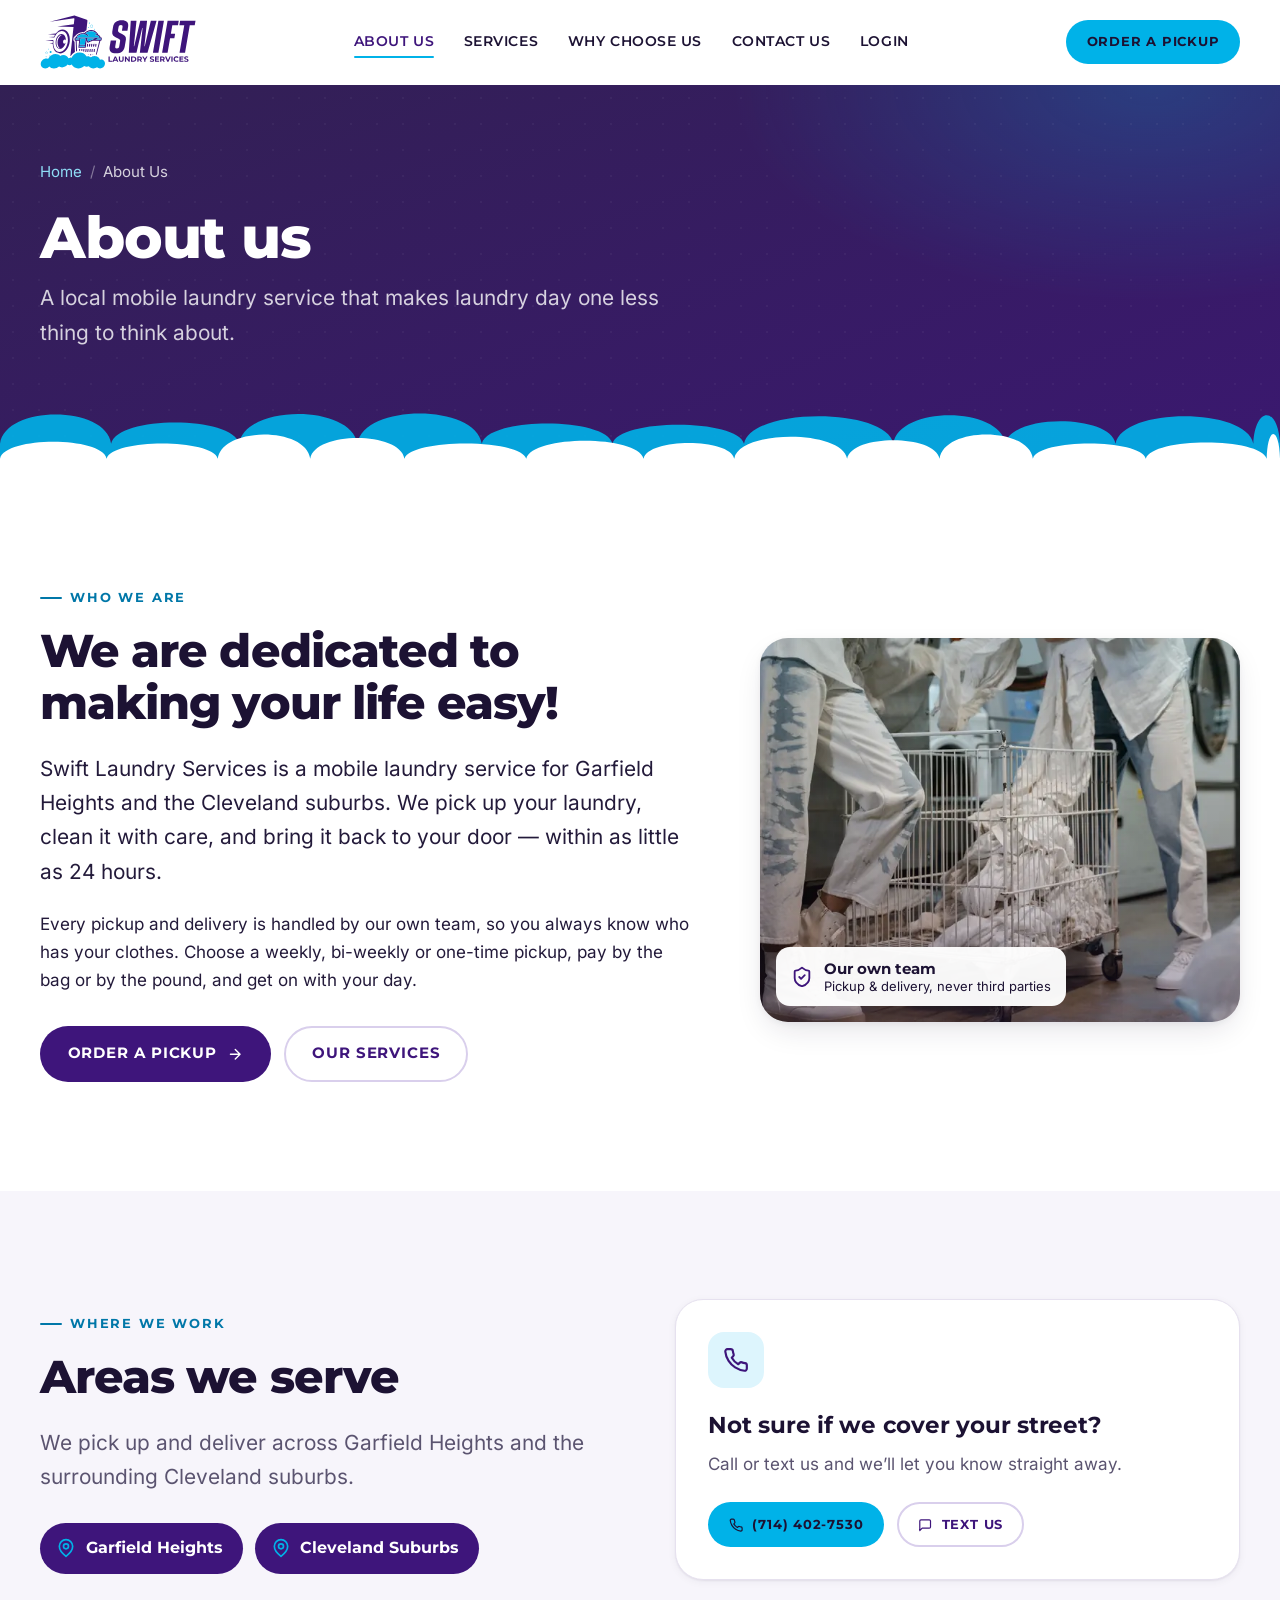
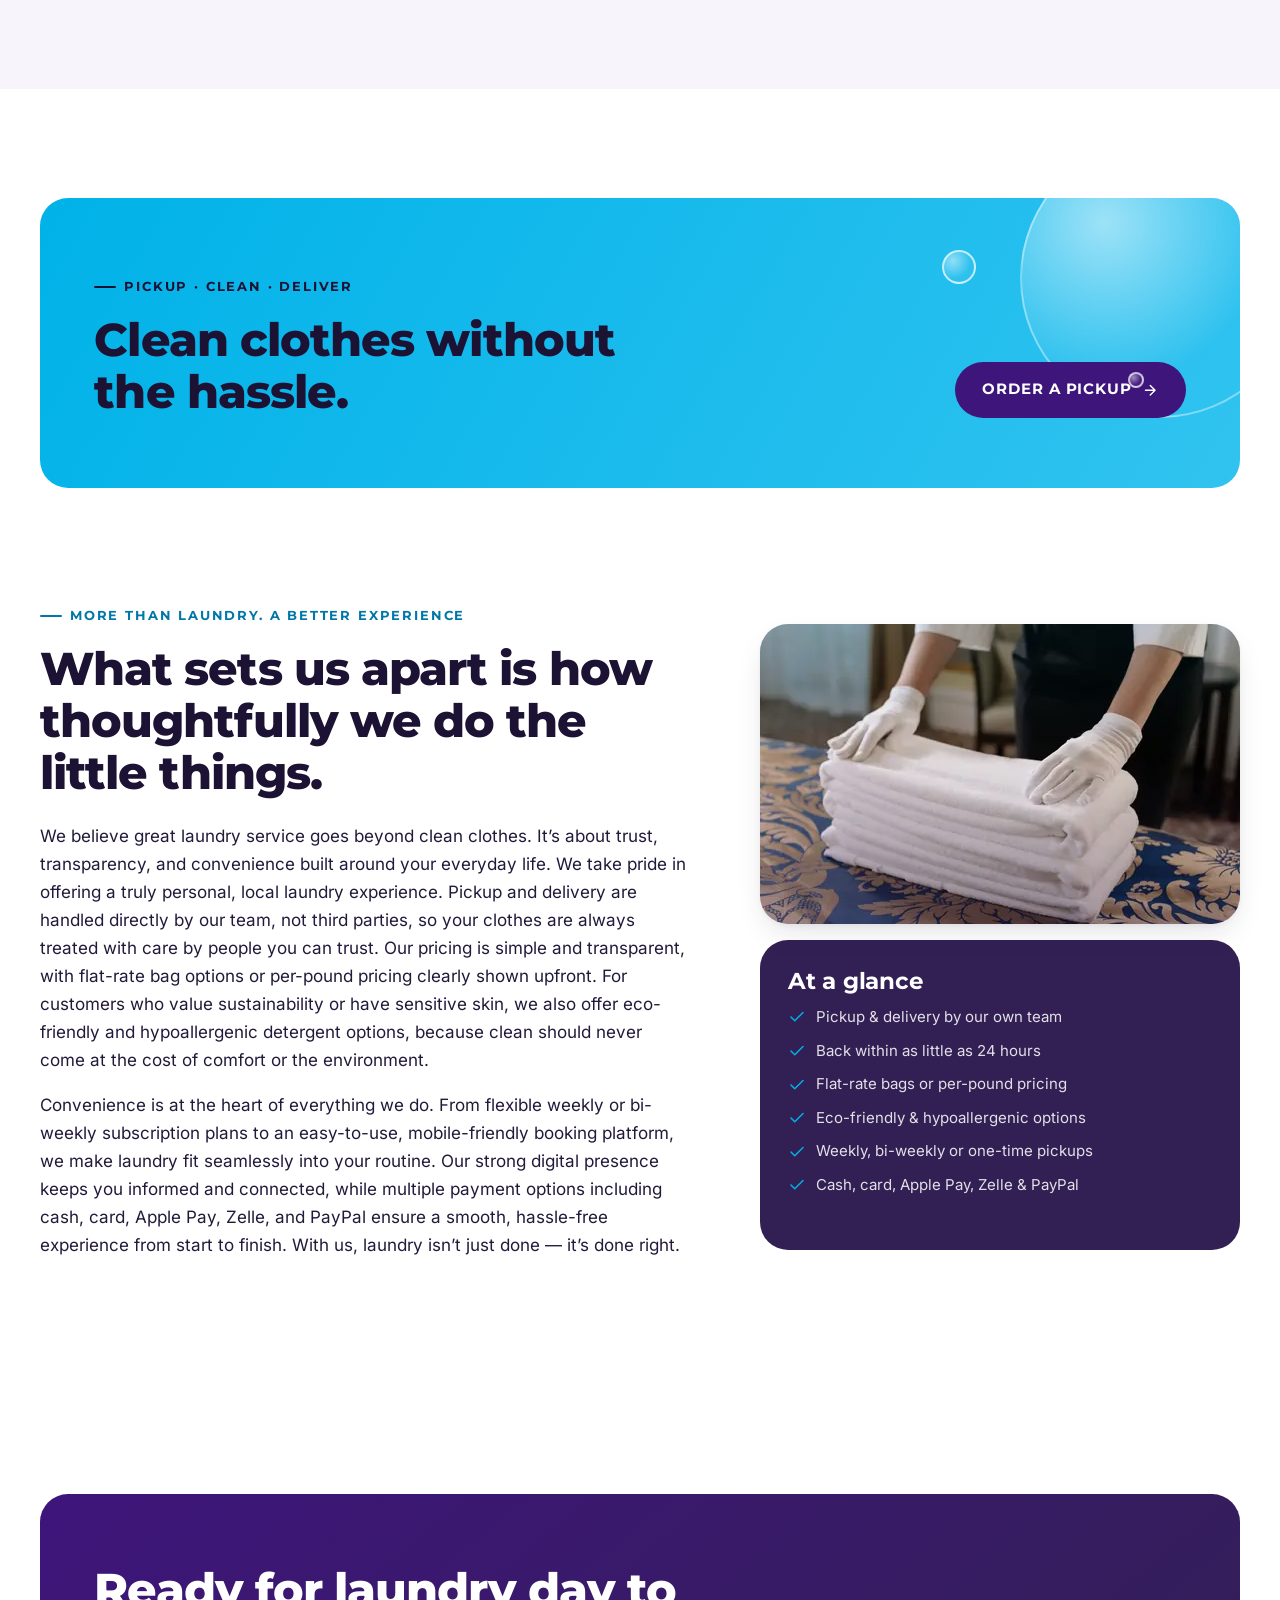
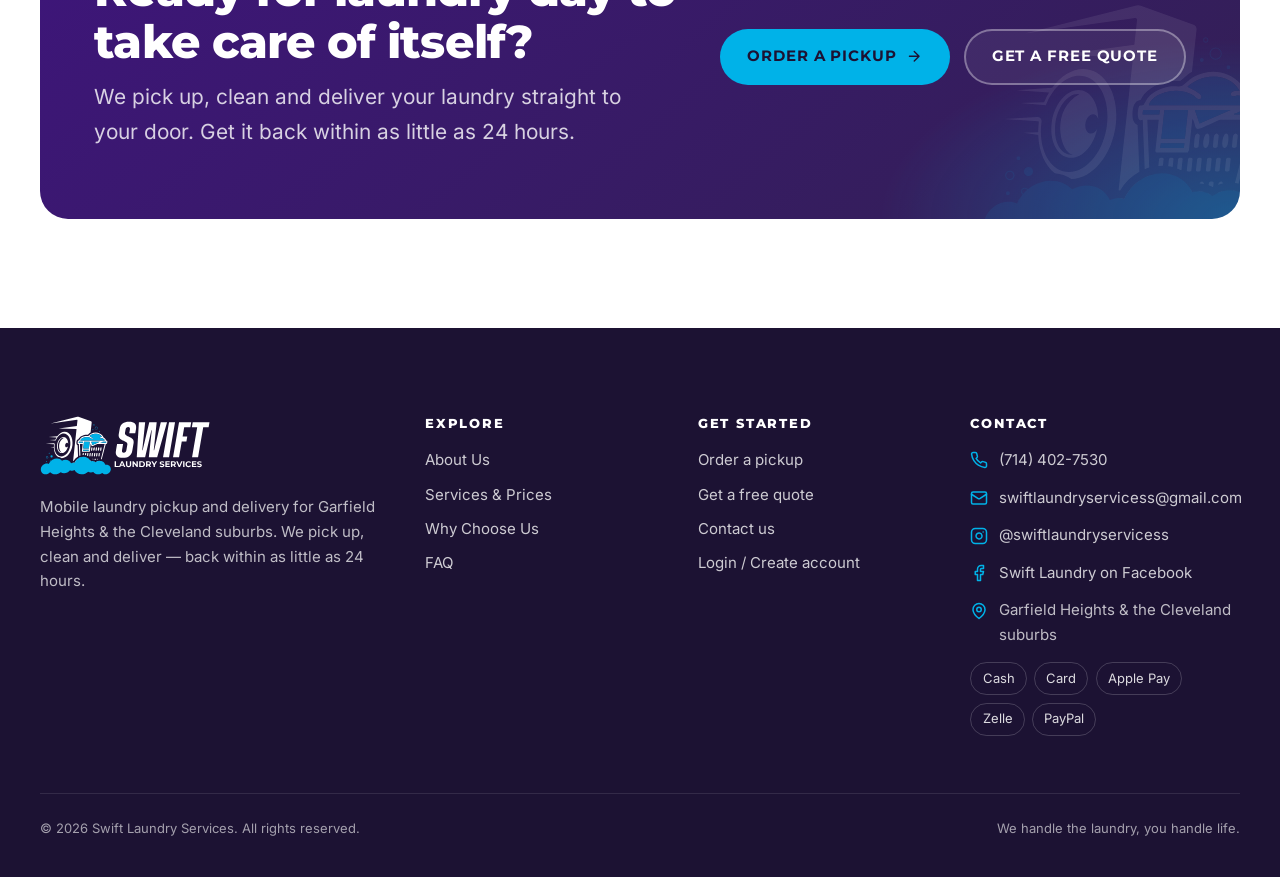
<file: about.html>
<!doctype html>
<html lang="en">
<head>
<meta charset="utf-8">
<!-- Designed & developed by Innocent Christo. © 2026 Innocent Christo. Built for Swift Laundry Services. -->
<meta name="author" content="Innocent Christo">
<link rel="author" href="humans.txt">
<meta name="viewport" content="width=device-width, initial-scale=1, viewport-fit=cover">
<title>About Us | Swift Laundry Services</title>
<meta name="description" content="Swift Laundry Services is a local mobile laundry service for Garfield Heights and the Cleveland suburbs, with pickup and delivery by our own team.">
<link rel="canonical" href="https://swift-laundry-services.github.io/website/about.html">
<meta name="theme-color" content="#322054">
<meta property="og:type" content="website">
<meta property="og:site_name" content="Swift Laundry Services">
<meta property="og:title" content="About Us | Swift Laundry Services">
<meta property="og:description" content="Swift Laundry Services is a local mobile laundry service for Garfield Heights and the Cleveland suburbs, with pickup and delivery by our own team.">
<meta property="og:url" content="https://swift-laundry-services.github.io/website/about.html">
<meta property="og:image" content="https://swift-laundry-services.github.io/website/assets/img/og-image.png">
<meta property="og:image:width" content="1200">
<meta property="og:image:height" content="630">
<meta property="og:image:alt" content="Swift Laundry Services — your most reliable mobile laundry solution">
<meta name="twitter:card" content="summary_large_image">
<meta name="twitter:title" content="About Us | Swift Laundry Services">
<meta name="twitter:description" content="Swift Laundry Services is a local mobile laundry service for Garfield Heights and the Cleveland suburbs, with pickup and delivery by our own team.">
<meta name="twitter:image" content="https://swift-laundry-services.github.io/website/assets/img/og-image.png">
<link rel="icon" href="favicon.ico" sizes="any">
<link rel="icon" href="assets/img/favicon.svg" type="image/svg+xml">
<link rel="apple-touch-icon" href="assets/img/apple-touch-icon.png">
<link rel="manifest" href="site.webmanifest">
<link rel="preload" href="assets/fonts/montserrat-latin-var.woff2" as="font" type="font/woff2" crossorigin>
<link rel="preload" href="assets/fonts/inter-latin-var.woff2" as="font" type="font/woff2" crossorigin>
<link rel="stylesheet" href="assets/css/styles.css">
<script>document.documentElement.classList.add("js")</script>
</head>
<body class="has-mobile-bar">
<a class="skip-link" href="#main">Skip to content</a>
<header class="site-header">
  <div class="container header-inner">
    <a class="brand" href="index.html" aria-label="Swift Laundry Services — home">
      <img src="assets/img/logo.svg" alt="Swift Laundry Services" width="156" height="54">
    </a>
    <nav class="primary-nav" aria-label="Main">
      <ul class="nav-list">
          <li><a class="nav-link" href="about.html" aria-current="page">About Us</a></li>
          <li><a class="nav-link" href="services.html">Services</a></li>
          <li><a class="nav-link" href="why-choose-us.html">Why Choose Us</a></li>
          <li><a class="nav-link" href="contact.html">Contact Us</a></li>
          <li><a class="nav-link" href="login.html">Login</a></li>
      </ul>
    </nav>
    <div class="header-actions">
      <a class="icon-btn header-call" href="tel:+17144027530" data-href="tel" aria-label="Call us on (714) 402-7530"><svg class="icon" viewBox="0 0 24 24" aria-hidden="true" focusable="false"><path d="M22 16.92v3a2 2 0 0 1-2.18 2 19.79 19.79 0 0 1-8.63-3.07 19.5 19.5 0 0 1-6-6 19.79 19.79 0 0 1-3.07-8.67A2 2 0 0 1 4.11 2h3a2 2 0 0 1 2 1.72c.13.96.36 1.9.7 2.81a2 2 0 0 1-.45 2.11L8.09 9.91a16 16 0 0 0 6 6l1.27-1.27a2 2 0 0 1 2.11-.45c.91.34 1.85.57 2.81.7A2 2 0 0 1 22 16.92z"/></svg></a>
      <a class="btn btn--primary btn--sm header-cta" href="order.html">Order a pickup</a>
      <button class="icon-btn nav-toggle" type="button" aria-expanded="false" aria-controls="mobile-nav" aria-label="Open menu">
        <svg class="icon icon-menu" viewBox="0 0 24 24" aria-hidden="true" focusable="false"><path d="M4 6h16M4 12h16M4 18h16"/></svg>
        <svg class="icon icon-close" viewBox="0 0 24 24" aria-hidden="true" focusable="false"><path d="M18 6 6 18M6 6l12 12"/></svg>
      </button>
    </div>
  </div>
  <nav class="mobile-nav" id="mobile-nav" aria-label="Mobile" hidden>
    <ul>
      <li><a href="about.html" aria-current="page">About Us<svg class="icon" viewBox="0 0 24 24" aria-hidden="true" focusable="false"><path d="M5 12h14M12 5l7 7-7 7"/></svg></a></li>
      <li><a href="services.html">Services<svg class="icon" viewBox="0 0 24 24" aria-hidden="true" focusable="false"><path d="M5 12h14M12 5l7 7-7 7"/></svg></a></li>
      <li><a href="why-choose-us.html">Why Choose Us<svg class="icon" viewBox="0 0 24 24" aria-hidden="true" focusable="false"><path d="M5 12h14M12 5l7 7-7 7"/></svg></a></li>
      <li><a href="contact.html">Contact Us<svg class="icon" viewBox="0 0 24 24" aria-hidden="true" focusable="false"><path d="M5 12h14M12 5l7 7-7 7"/></svg></a></li>
      <li><a href="login.html">Login<svg class="icon" viewBox="0 0 24 24" aria-hidden="true" focusable="false"><path d="M5 12h14M12 5l7 7-7 7"/></svg></a></li>
    </ul>
    <a class="btn btn--primary" href="order.html">Order a pickup</a>
    <a class="btn btn--outline" href="tel:+17144027530" data-href="tel"><svg class="icon" viewBox="0 0 24 24" aria-hidden="true" focusable="false"><path d="M22 16.92v3a2 2 0 0 1-2.18 2 19.79 19.79 0 0 1-8.63-3.07 19.5 19.5 0 0 1-6-6 19.79 19.79 0 0 1-3.07-8.67A2 2 0 0 1 4.11 2h3a2 2 0 0 1 2 1.72c.13.96.36 1.9.7 2.81a2 2 0 0 1-.45 2.11L8.09 9.91a16 16 0 0 0 6 6l1.27-1.27a2 2 0 0 1 2.11-.45c.91.34 1.85.57 2.81.7A2 2 0 0 1 22 16.92z"/></svg><span data-bind="phone">(714) 402-7530</span></a>
  </nav>
</header>
<main id="main">
<section class="page-hero on-dark">
  <div class="container">
    <nav class="breadcrumb" aria-label="Breadcrumb"><ol><li><a href="index.html">Home</a></li><li><span aria-current="page">About Us</span></li></ol></nav>
    <h1>About us</h1>
    <p>A local mobile laundry service that makes laundry day one less thing to think about.</p>
  </div>
  <div class="cloud-edge " aria-hidden="true">
    <svg viewBox="0 0 1440 120" preserveAspectRatio="none" focusable="false">
      <path class="c-back" d="M0 120V84C6 32 119 32 125 84C132 46 262 46 269 84C276 31 395 31 402 84C409 30 535 30 542 84C549 48 682 48 689 84C696 50 830 50 837 84C845 35 997 35 1005 84C1011 33 1125 33 1131 84C1137 44 1249 44 1255 84C1263 35 1402 35 1410 84C1412 33 1438 33 1440 84V120Z"/>
      <path class="c-front" d="M0 120V104C6 74 114 74 120 104C126 77 239 77 245 104C250 61 344 61 349 104C354 67 450 67 455 104C462 77 585 77 592 104C599 72 717 72 724 104C729 76 821 76 826 104C832 65 947 65 953 104C958 71 1052 71 1057 104C1062 61 1157 61 1162 104C1168 77 1283 77 1289 104C1296 75 1418 75 1425 104C1426 60 1439 60 1440 104V120Z"/>
    </svg>
  </div>
</section>

<section class="section" aria-labelledby="who-title">
  <div class="container split split--wide-left">
    <div class="reveal">
      <span class="eyebrow">Who we are</span>
      <h2 id="who-title">We are dedicated to making your life easy!</h2>
      <!-- NEW COPY (owner to review): the concept had lorem ipsum here. -->
      <div class="prose">
        <p class="lead">Swift Laundry Services is a mobile laundry service for Garfield Heights and the Cleveland suburbs. We pick up your laundry, clean it with care, and bring it back to your door — within as little as 24 hours.</p>
        <p>Every pickup and delivery is handled by our own team, so you always know who has your clothes. Choose a weekly, bi-weekly or one-time pickup, pay by the bag or by the pound, and get on with your day.</p>
      </div>
      <div class="btn-row" style="margin-top:2rem">
        <a class="btn btn--purple" href="order.html">Order a pickup <svg class="icon icon--arrow" viewBox="0 0 24 24" aria-hidden="true" focusable="false"><path d="M5 12h14M12 5l7 7-7 7"/></svg></a>
        <a class="btn btn--outline" href="services.html">Our services</a>
      </div>
    </div>
    <figure class="photo-frame reveal">
      <picture class="photo "><source type="image/webp" srcset="assets/img/photos/photo-team-480.webp 480w, assets/img/photos/photo-team-800.webp 800w, assets/img/photos/photo-team-1200.webp 1200w" sizes="(min-width: 960px) 520px, 92vw"><img src="assets/img/photos/photo-team-800.jpg" alt="Laundry professionals loading a cart of clean white linens in a laundry room" width="800" height="533" loading="lazy" decoding="async" style="object-position:50% 50%"></picture>
      <figcaption class="photo-chip"><svg class="icon" viewBox="0 0 24 24" aria-hidden="true" focusable="false"><path d="M20 13c0 5-3.5 7.5-7.66 8.95a1 1 0 0 1-.67-.01C7.5 20.5 4 18 4 13V6a1 1 0 0 1 1-1c2 0 4.5-1.2 6.24-2.72a1.17 1.17 0 0 1 1.52 0C14.51 3.81 17 5 19 5a1 1 0 0 1 1 1z"/><path d="m9 12 2 2 4-4"/></svg><span><strong>Our own team</strong>Pickup &amp; delivery, never third parties</span></figcaption>
    </figure>
  </div>
</section>

<section class="section section--tint" aria-labelledby="areas-title">
  <div class="container split">
    <div class="reveal">
      <span class="eyebrow">Where we work</span>
      <h2 id="areas-title">Areas we serve</h2>
      <p class="lead">We pick up and deliver across Garfield Heights and the surrounding Cleveland suburbs.</p>
      <ul class="area-pills" style="margin-top:1.75rem">
        <li class="area-pill"><svg class="icon" viewBox="0 0 24 24" aria-hidden="true" focusable="false"><path d="M20 10c0 6-8 12-8 12s-8-6-8-12a8 8 0 0 1 16 0Z"/><circle cx="12" cy="10" r="3"/></svg>Garfield Heights</li>
        <li class="area-pill"><svg class="icon" viewBox="0 0 24 24" aria-hidden="true" focusable="false"><path d="M20 10c0 6-8 12-8 12s-8-6-8-12a8 8 0 0 1 16 0Z"/><circle cx="12" cy="10" r="3"/></svg>Cleveland Suburbs</li>
      </ul>
    </div>
    <div class="card reveal">
      <span class="icon-badge"><svg class="icon" viewBox="0 0 24 24" aria-hidden="true" focusable="false"><path d="M22 16.92v3a2 2 0 0 1-2.18 2 19.79 19.79 0 0 1-8.63-3.07 19.5 19.5 0 0 1-6-6 19.79 19.79 0 0 1-3.07-8.67A2 2 0 0 1 4.11 2h3a2 2 0 0 1 2 1.72c.13.96.36 1.9.7 2.81a2 2 0 0 1-.45 2.11L8.09 9.91a16 16 0 0 0 6 6l1.27-1.27a2 2 0 0 1 2.11-.45c.91.34 1.85.57 2.81.7A2 2 0 0 1 22 16.92z"/></svg></span>
      <h3>Not sure if we cover your street?</h3>
      <p>Call or text us and we’ll let you know straight away.</p>
      <div class="btn-row">
        <a class="btn btn--primary btn--sm" href="tel:+17144027530" data-href="tel"><svg class="icon" viewBox="0 0 24 24" aria-hidden="true" focusable="false"><path d="M22 16.92v3a2 2 0 0 1-2.18 2 19.79 19.79 0 0 1-8.63-3.07 19.5 19.5 0 0 1-6-6 19.79 19.79 0 0 1-3.07-8.67A2 2 0 0 1 4.11 2h3a2 2 0 0 1 2 1.72c.13.96.36 1.9.7 2.81a2 2 0 0 1-.45 2.11L8.09 9.91a16 16 0 0 0 6 6l1.27-1.27a2 2 0 0 1 2.11-.45c.91.34 1.85.57 2.81.7A2 2 0 0 1 22 16.92z"/></svg><span data-bind="phone">(714) 402-7530</span></a>
        <a class="btn btn--outline btn--sm" href="sms:+17144027530" data-href="sms"><svg class="icon" viewBox="0 0 24 24" aria-hidden="true" focusable="false"><path d="M21 15a2 2 0 0 1-2 2H7l-4 4V5a2 2 0 0 1 2-2h14a2 2 0 0 1 2 2z"/></svg>Text us</a>
      </div>
    </div>
  </div>
</section>

<section class="section" aria-labelledby="hassle-title">
  <div class="container">
    <div class="banner reveal">
      <span class="bubble b1" style="top:18%;right:22%"></span><span class="bubble b2" style="top:60%;right:8%"></span>
      <div class="banner-inner">
        <div>
          <span class="eyebrow" style="color:var(--ink)">Pickup · Clean · Deliver</span>
          <h2 id="hassle-title">Clean clothes without the hassle.</h2>
        </div>
        <a class="btn btn--purple" href="order.html">Order a pickup <svg class="icon icon--arrow" viewBox="0 0 24 24" aria-hidden="true" focusable="false"><path d="M5 12h14M12 5l7 7-7 7"/></svg></a>
      </div>
    </div>
  </div>
</section>

<section class="section" style="padding-top:0" aria-labelledby="better-title">
  <div class="container split split--wide-left">
    <div class="reveal">
      <span class="eyebrow">More than laundry. A better experience</span>
      <h2 id="better-title">What sets us apart is how thoughtfully we do the little things.</h2>
      <div class="prose">
        <p>We believe great laundry service goes beyond clean clothes. It’s about trust, transparency, and convenience built around your everyday life. We take pride in offering a truly personal, local laundry experience. Pickup and delivery are handled directly by our team, not third parties, so your clothes are always treated with care by people you can trust. Our pricing is simple and transparent, with flat-rate bag options or per-pound pricing clearly shown upfront. For customers who value sustainability or have sensitive skin, we also offer eco-friendly and hypoallergenic detergent options, because clean should never come at the cost of comfort or the environment.</p>
        <p>Convenience is at the heart of everything we do. From flexible weekly or bi-weekly subscription plans to an easy-to-use, mobile-friendly booking platform, we make laundry fit seamlessly into your routine. Our strong digital presence keeps you informed and connected, while multiple payment options including cash, card, Apple Pay, Zelle, and PayPal ensure a smooth, hassle-free experience from start to finish. With us, laundry isn’t just done — it’s done right.</p>
      </div>
    </div>
    <div class="aside-stack reveal">
      <div class="photo-frame photo-frame--sm"><picture class="photo "><source type="image/webp" srcset="assets/img/photos/photo-care-480.webp 480w, assets/img/photos/photo-care-800.webp 800w, assets/img/photos/photo-care-1200.webp 1200w" sizes="(min-width: 960px) 460px, 92vw"><img src="assets/img/photos/photo-care-800.jpg" alt="Gloved hands neatly folding a stack of crisp white towels" width="800" height="533" loading="lazy" decoding="async" style="object-position:50% 55%"></picture></div>
      <div class="aside-card on-dark">
        <h3>At a glance</h3>
        <ul class="check-list">
          <li><svg class="icon" viewBox="0 0 24 24" aria-hidden="true" focusable="false"><path d="M20 6 9 17l-5-5"/></svg>Pickup &amp; delivery by our own team</li>
          <li><svg class="icon" viewBox="0 0 24 24" aria-hidden="true" focusable="false"><path d="M20 6 9 17l-5-5"/></svg>Back within as little as 24 hours</li>
          <li><svg class="icon" viewBox="0 0 24 24" aria-hidden="true" focusable="false"><path d="M20 6 9 17l-5-5"/></svg>Flat-rate bags or per-pound pricing</li>
          <li><svg class="icon" viewBox="0 0 24 24" aria-hidden="true" focusable="false"><path d="M20 6 9 17l-5-5"/></svg>Eco-friendly &amp; hypoallergenic options</li>
          <li><svg class="icon" viewBox="0 0 24 24" aria-hidden="true" focusable="false"><path d="M20 6 9 17l-5-5"/></svg>Weekly, bi-weekly or one-time pickups</li>
          <li><svg class="icon" viewBox="0 0 24 24" aria-hidden="true" focusable="false"><path d="M20 6 9 17l-5-5"/></svg>Cash, card, Apple Pay, Zelle &amp; PayPal</li>
        </ul>
      </div>
    </div>
  </div>
</section>
<section class="section" aria-labelledby="cta-title">
  <div class="container">
    <div class="cta-band on-dark reveal">
      <img class="mark" src="assets/img/logo-mark-white.svg" alt="" width="300" height="246" loading="lazy">
      <div>
        <h2 id="cta-title">Ready for laundry day to take care of itself?</h2>
        <p>We pick up, clean and deliver your laundry straight to your door. Get it back within as little as 24 hours.</p>
      </div>
      <div class="btn-row">
        <a class="btn btn--primary" href="order.html">Order a pickup <svg class="icon icon--arrow" viewBox="0 0 24 24" aria-hidden="true" focusable="false"><path d="M5 12h14M12 5l7 7-7 7"/></svg></a>
        <a class="btn btn--ghost" href="contact.html?topic=quote#contact-form">Get a free quote</a>
      </div>
    </div>
  </div>
</section>

</main>
<footer class="site-footer on-dark">
  <div class="container">
    <div class="footer-grid">
      <div class="footer-brand">
        <img src="assets/img/logo-white.svg" alt="Swift Laundry Services" width="170" height="59" loading="lazy">
        <p>Mobile laundry pickup and delivery for <span data-bind="serviceArea">Garfield Heights &amp; the Cleveland suburbs</span>. We pick up, clean and deliver — back within as little as 24 hours.</p>
      </div>
      <div>
        <h2>Explore</h2>
        <ul class="footer-links">
          <li><a href="about.html">About Us</a></li>
          <li><a href="services.html">Services &amp; Prices</a></li>
          <li><a href="why-choose-us.html">Why Choose Us</a></li>
          <li><a href="index.html#faq">FAQ</a></li>
        </ul>
      </div>
      <div>
        <h2>Get started</h2>
        <ul class="footer-links">
          <li><a href="order.html">Order a pickup</a></li>
          <li><a href="contact.html?topic=quote#contact-form">Get a free quote</a></li>
          <li><a href="contact.html">Contact us</a></li>
          <li><a href="login.html">Login / Create account</a></li>
        </ul>
      </div>
      <div>
        <h2>Contact</h2>
        <ul class="footer-contact">
          <li><svg class="icon" viewBox="0 0 24 24" aria-hidden="true" focusable="false"><path d="M22 16.92v3a2 2 0 0 1-2.18 2 19.79 19.79 0 0 1-8.63-3.07 19.5 19.5 0 0 1-6-6 19.79 19.79 0 0 1-3.07-8.67A2 2 0 0 1 4.11 2h3a2 2 0 0 1 2 1.72c.13.96.36 1.9.7 2.81a2 2 0 0 1-.45 2.11L8.09 9.91a16 16 0 0 0 6 6l1.27-1.27a2 2 0 0 1 2.11-.45c.91.34 1.85.57 2.81.7A2 2 0 0 1 22 16.92z"/></svg><a href="tel:+17144027530" data-href="tel"><span data-bind="phone">(714) 402-7530</span></a></li>
          <li data-requires="business.email" hidden><svg class="icon" viewBox="0 0 24 24" aria-hidden="true" focusable="false"><rect width="20" height="16" x="2" y="4" rx="2"/><path d="m22 7-8.97 5.7a1.94 1.94 0 0 1-2.06 0L2 7"/></svg><a href="#" data-href="email"><span data-bind="email"></span></a></li>
          <li data-requires="business.address" hidden><svg class="icon" viewBox="0 0 24 24" aria-hidden="true" focusable="false"><path d="m3 9 9-7 9 7v11a2 2 0 0 1-2 2H5a2 2 0 0 1-2-2z"/><path d="M9 22V12h6v10"/></svg><span data-bind="address"></span></li>
          <li data-requires="social.instagram" hidden><svg class="icon" viewBox="0 0 24 24" aria-hidden="true" focusable="false"><rect width="20" height="20" x="2" y="2" rx="5"/><path d="M16 11.37A4 4 0 1 1 12.63 8 4 4 0 0 1 16 11.37z"/><path d="M17.5 6.5h.01"/></svg><a href="#" data-social="instagram" target="_blank" rel="noopener">@swiftlaundryservicess</a></li>
          <li data-requires="social.facebook" hidden><svg class="icon" viewBox="0 0 24 24" aria-hidden="true" focusable="false"><path d="M18 2h-3a5 5 0 0 0-5 5v3H7v4h3v8h4v-8h3l1-4h-4V7a1 1 0 0 1 1-1h3z"/></svg><a href="#" data-social="facebook" target="_blank" rel="noopener">Swift Laundry on Facebook</a></li>
          <li><svg class="icon" viewBox="0 0 24 24" aria-hidden="true" focusable="false"><path d="M20 10c0 6-8 12-8 12s-8-6-8-12a8 8 0 0 1 16 0Z"/><circle cx="12" cy="10" r="3"/></svg><span data-bind="serviceArea">Garfield Heights &amp; the Cleveland suburbs</span></li>
        </ul>
        <ul class="pay-list" aria-label="Payment methods we accept">
          <li>Cash</li><li>Card</li><li>Apple Pay</li><li>Zelle</li><li>PayPal</li>
        </ul>
      </div>
    </div>
    <div class="footer-bottom">
      <p>&copy; <span data-bind="year">2026</span> Swift Laundry Services. All rights reserved.</p>
      <p>We handle the laundry, you handle life.</p>
    </div>
  </div>
</footer>
<nav class="mobile-bar" aria-label="Quick actions">
  <a class="btn btn--outline" href="tel:+17144027530" data-href="tel" aria-label="Call us on (714) 402-7530"><svg class="icon" viewBox="0 0 24 24" aria-hidden="true" focusable="false"><path d="M22 16.92v3a2 2 0 0 1-2.18 2 19.79 19.79 0 0 1-8.63-3.07 19.5 19.5 0 0 1-6-6 19.79 19.79 0 0 1-3.07-8.67A2 2 0 0 1 4.11 2h3a2 2 0 0 1 2 1.72c.13.96.36 1.9.7 2.81a2 2 0 0 1-.45 2.11L8.09 9.91a16 16 0 0 0 6 6l1.27-1.27a2 2 0 0 1 2.11-.45c.91.34 1.85.57 2.81.7A2 2 0 0 1 22 16.92z"/></svg>Call</a>
  <a class="btn btn--primary" href="order.html">Order a pickup <svg class="icon icon--arrow" viewBox="0 0 24 24" aria-hidden="true" focusable="false"><path d="M5 12h14M12 5l7 7-7 7"/></svg></a>
</nav>
<script src="assets/js/site-config.js"></script>
<script src="assets/js/main.js"></script>
</body>
</html>
</file>
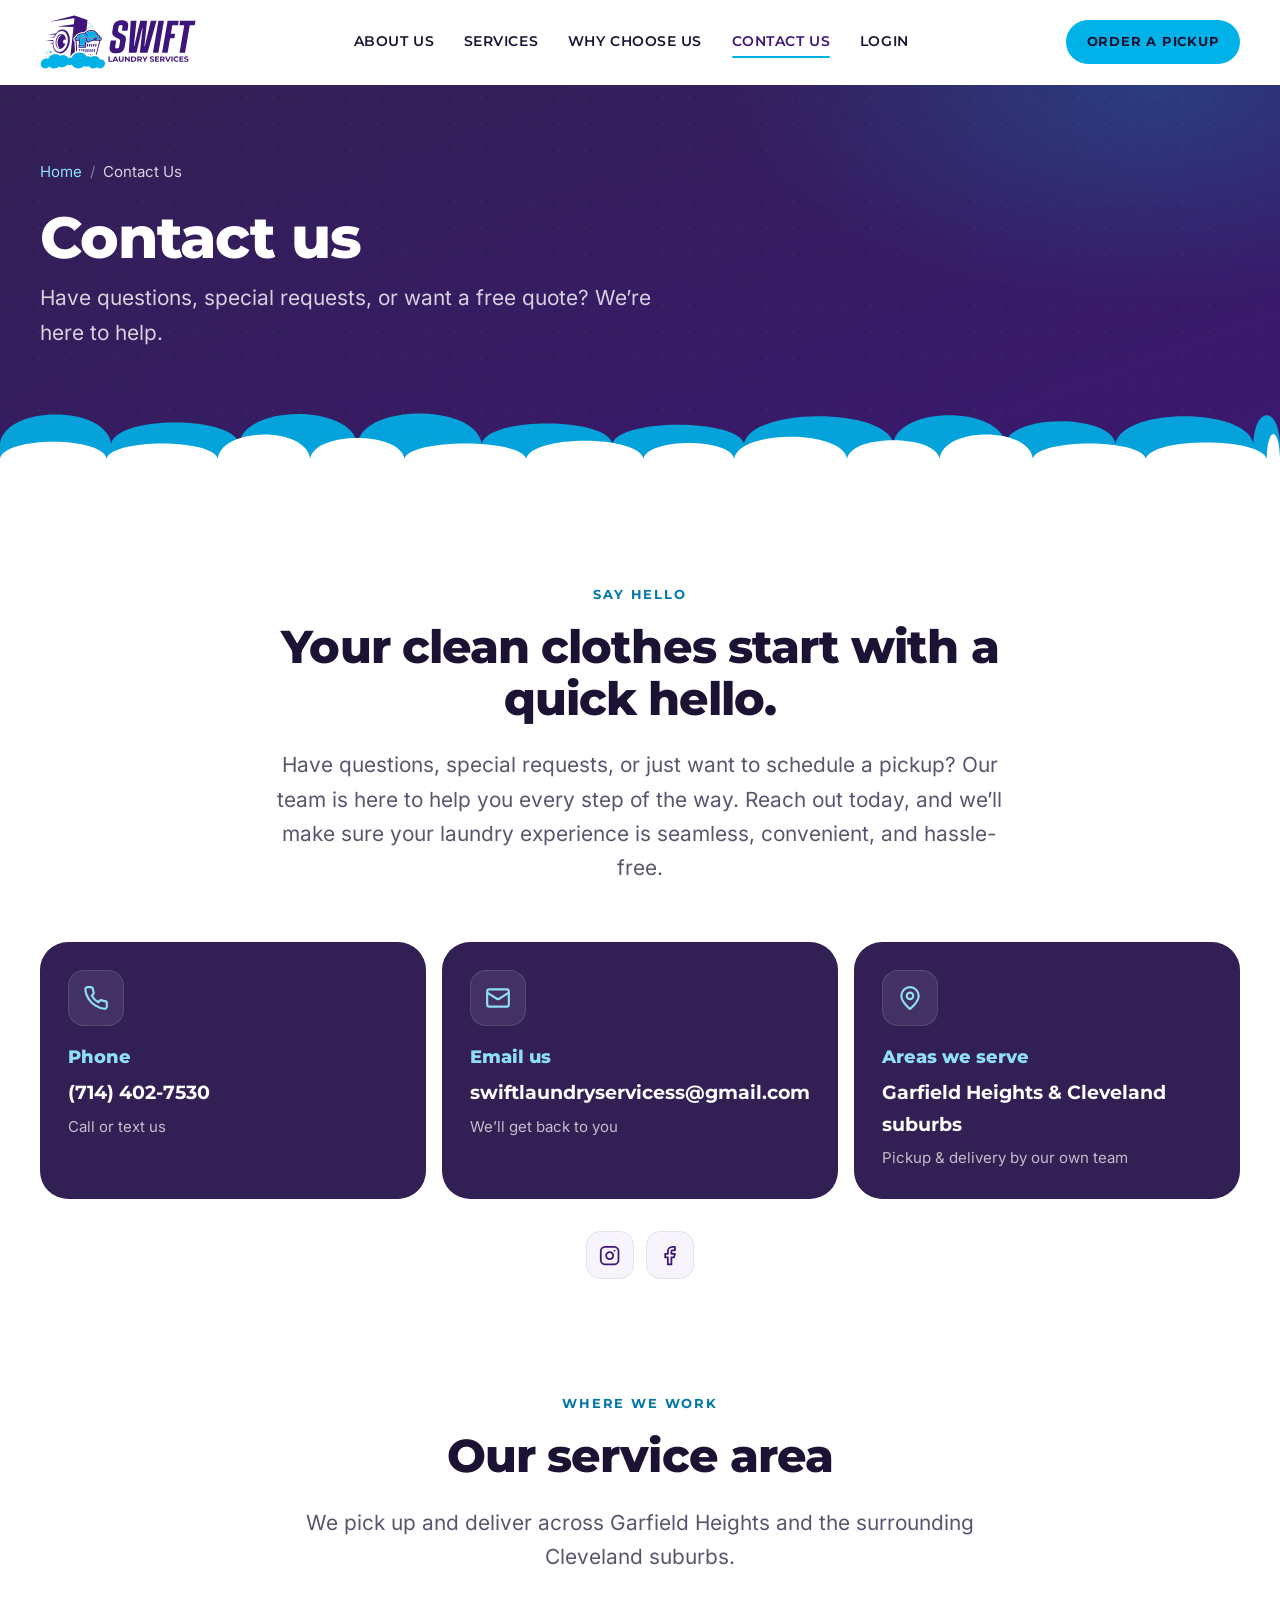
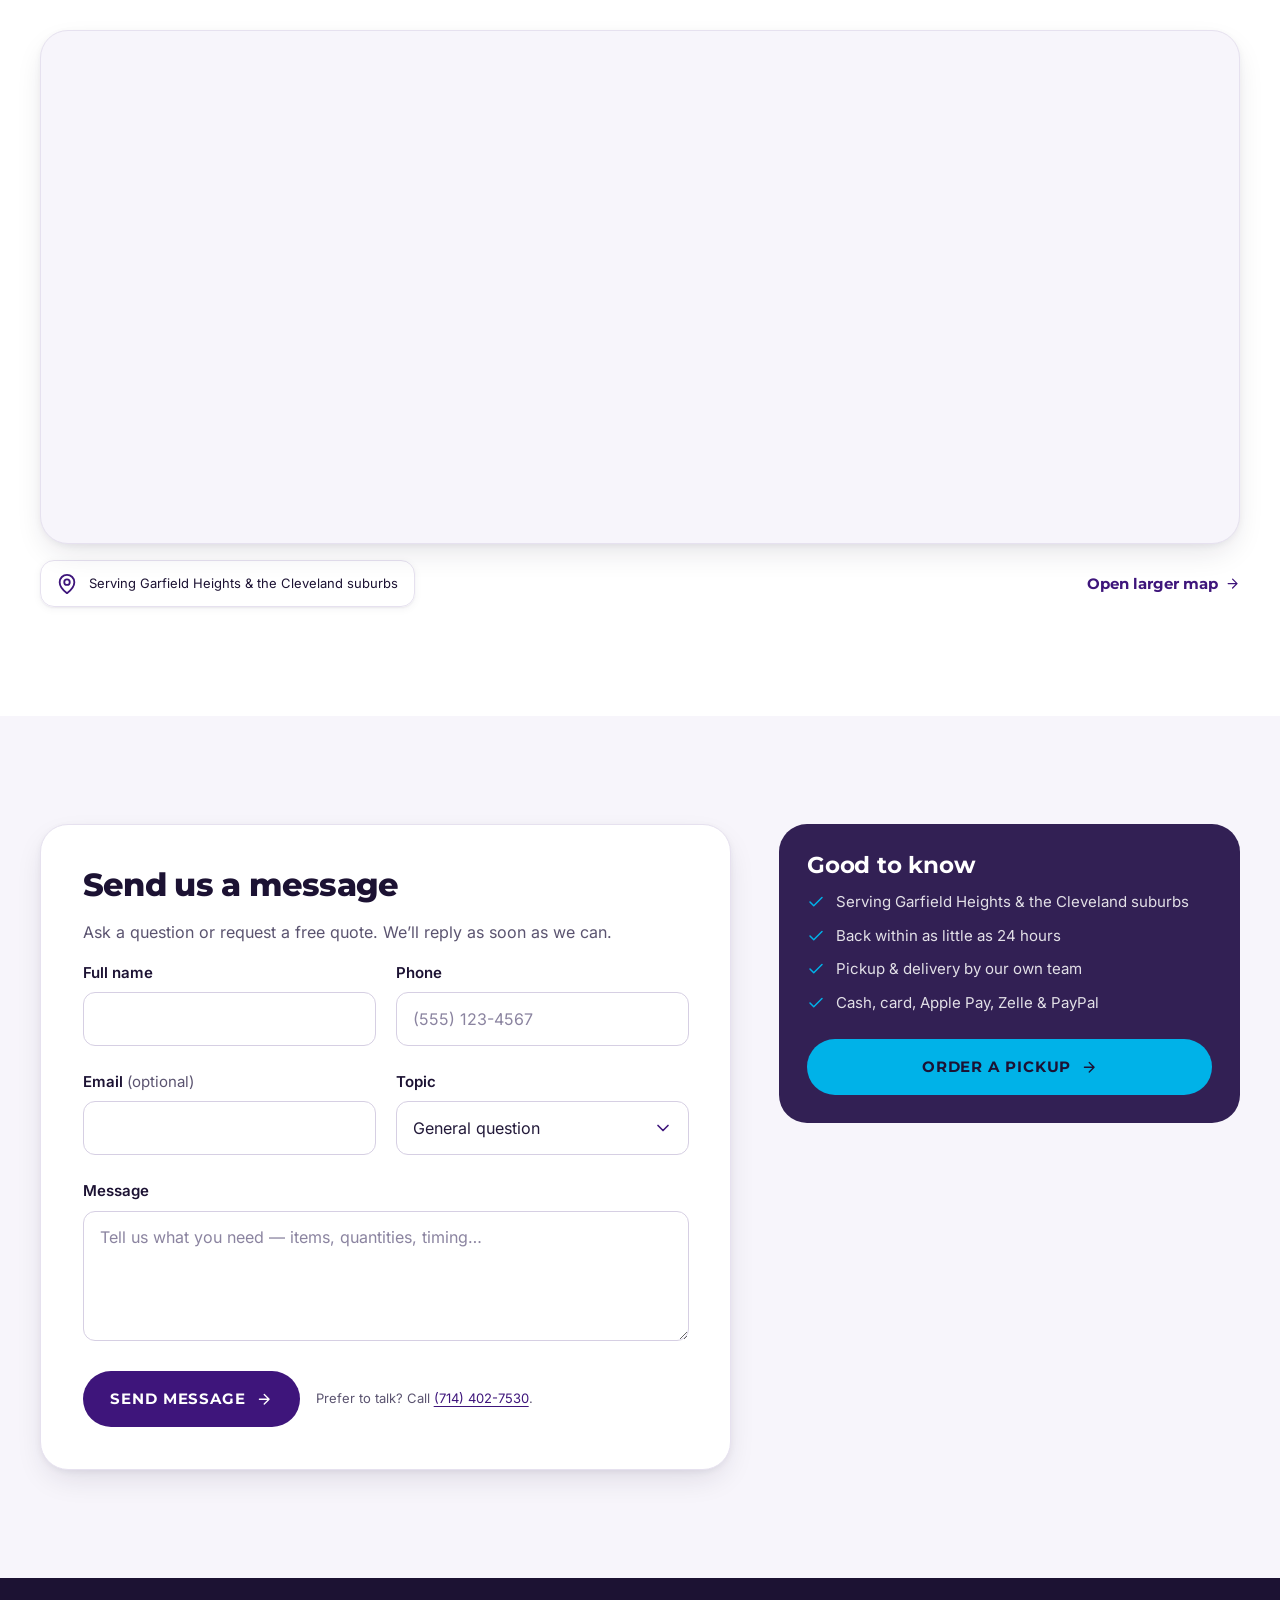
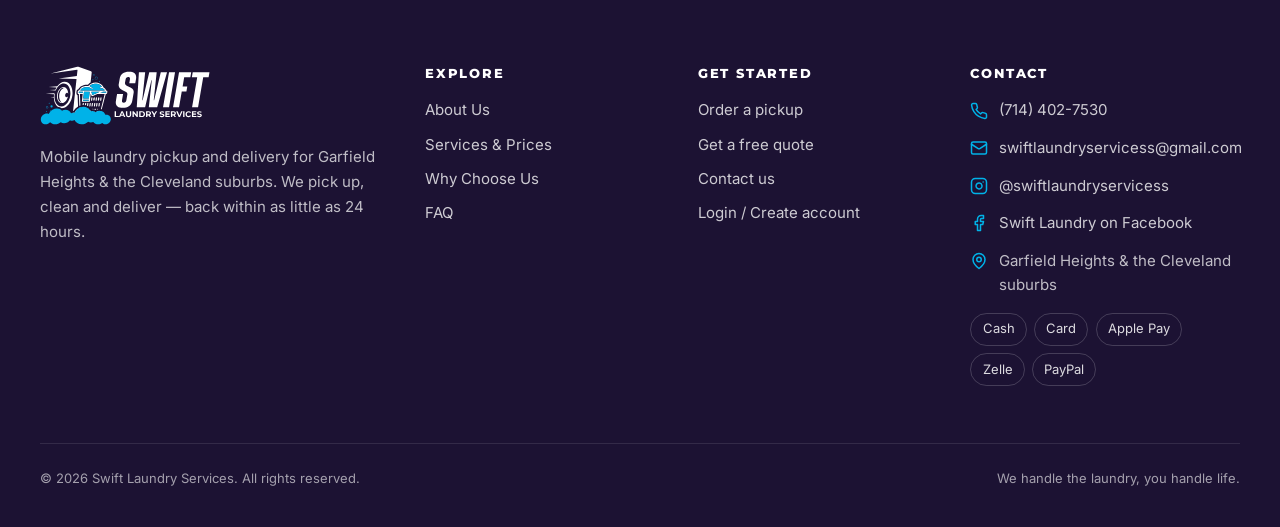
<file: contact.html>
<!doctype html>
<html lang="en">
<head>
<meta charset="utf-8">
<!-- Designed & developed by Innocent Christo. © 2026 Innocent Christo. Built for Swift Laundry Services. -->
<meta name="author" content="Innocent Christo">
<link rel="author" href="humans.txt">
<meta name="viewport" content="width=device-width, initial-scale=1, viewport-fit=cover">
<title>Contact Us | Swift Laundry Services</title>
<meta name="description" content="Questions, special requests or a free quote? Call Swift Laundry Services on (714) 402-7530 — serving Garfield Heights and the Cleveland suburbs.">
<link rel="canonical" href="https://swift-laundry-services.github.io/website/contact.html">
<meta name="theme-color" content="#322054">
<meta property="og:type" content="website">
<meta property="og:site_name" content="Swift Laundry Services">
<meta property="og:title" content="Contact Us | Swift Laundry Services">
<meta property="og:description" content="Questions, special requests or a free quote? Call Swift Laundry Services on (714) 402-7530 — serving Garfield Heights and the Cleveland suburbs.">
<meta property="og:url" content="https://swift-laundry-services.github.io/website/contact.html">
<meta property="og:image" content="https://swift-laundry-services.github.io/website/assets/img/og-image.png">
<meta property="og:image:width" content="1200">
<meta property="og:image:height" content="630">
<meta property="og:image:alt" content="Swift Laundry Services — your most reliable mobile laundry solution">
<meta name="twitter:card" content="summary_large_image">
<meta name="twitter:title" content="Contact Us | Swift Laundry Services">
<meta name="twitter:description" content="Questions, special requests or a free quote? Call Swift Laundry Services on (714) 402-7530 — serving Garfield Heights and the Cleveland suburbs.">
<meta name="twitter:image" content="https://swift-laundry-services.github.io/website/assets/img/og-image.png">
<link rel="icon" href="favicon.ico" sizes="any">
<link rel="icon" href="assets/img/favicon.svg" type="image/svg+xml">
<link rel="apple-touch-icon" href="assets/img/apple-touch-icon.png">
<link rel="manifest" href="site.webmanifest">
<link rel="preload" href="assets/fonts/montserrat-latin-var.woff2" as="font" type="font/woff2" crossorigin>
<link rel="preload" href="assets/fonts/inter-latin-var.woff2" as="font" type="font/woff2" crossorigin>
<link rel="stylesheet" href="assets/css/styles.css">
<script>document.documentElement.classList.add("js")</script>
</head>
<body class="has-mobile-bar">
<a class="skip-link" href="#main">Skip to content</a>
<header class="site-header">
  <div class="container header-inner">
    <a class="brand" href="index.html" aria-label="Swift Laundry Services — home">
      <img src="assets/img/logo.svg" alt="Swift Laundry Services" width="156" height="54">
    </a>
    <nav class="primary-nav" aria-label="Main">
      <ul class="nav-list">
          <li><a class="nav-link" href="about.html">About Us</a></li>
          <li><a class="nav-link" href="services.html">Services</a></li>
          <li><a class="nav-link" href="why-choose-us.html">Why Choose Us</a></li>
          <li><a class="nav-link" href="contact.html" aria-current="page">Contact Us</a></li>
          <li><a class="nav-link" href="login.html">Login</a></li>
      </ul>
    </nav>
    <div class="header-actions">
      <a class="icon-btn header-call" href="tel:+17144027530" data-href="tel" aria-label="Call us on (714) 402-7530"><svg class="icon" viewBox="0 0 24 24" aria-hidden="true" focusable="false"><path d="M22 16.92v3a2 2 0 0 1-2.18 2 19.79 19.79 0 0 1-8.63-3.07 19.5 19.5 0 0 1-6-6 19.79 19.79 0 0 1-3.07-8.67A2 2 0 0 1 4.11 2h3a2 2 0 0 1 2 1.72c.13.96.36 1.9.7 2.81a2 2 0 0 1-.45 2.11L8.09 9.91a16 16 0 0 0 6 6l1.27-1.27a2 2 0 0 1 2.11-.45c.91.34 1.85.57 2.81.7A2 2 0 0 1 22 16.92z"/></svg></a>
      <a class="btn btn--primary btn--sm header-cta" href="order.html">Order a pickup</a>
      <button class="icon-btn nav-toggle" type="button" aria-expanded="false" aria-controls="mobile-nav" aria-label="Open menu">
        <svg class="icon icon-menu" viewBox="0 0 24 24" aria-hidden="true" focusable="false"><path d="M4 6h16M4 12h16M4 18h16"/></svg>
        <svg class="icon icon-close" viewBox="0 0 24 24" aria-hidden="true" focusable="false"><path d="M18 6 6 18M6 6l12 12"/></svg>
      </button>
    </div>
  </div>
  <nav class="mobile-nav" id="mobile-nav" aria-label="Mobile" hidden>
    <ul>
      <li><a href="about.html">About Us<svg class="icon" viewBox="0 0 24 24" aria-hidden="true" focusable="false"><path d="M5 12h14M12 5l7 7-7 7"/></svg></a></li>
      <li><a href="services.html">Services<svg class="icon" viewBox="0 0 24 24" aria-hidden="true" focusable="false"><path d="M5 12h14M12 5l7 7-7 7"/></svg></a></li>
      <li><a href="why-choose-us.html">Why Choose Us<svg class="icon" viewBox="0 0 24 24" aria-hidden="true" focusable="false"><path d="M5 12h14M12 5l7 7-7 7"/></svg></a></li>
      <li><a href="contact.html" aria-current="page">Contact Us<svg class="icon" viewBox="0 0 24 24" aria-hidden="true" focusable="false"><path d="M5 12h14M12 5l7 7-7 7"/></svg></a></li>
      <li><a href="login.html">Login<svg class="icon" viewBox="0 0 24 24" aria-hidden="true" focusable="false"><path d="M5 12h14M12 5l7 7-7 7"/></svg></a></li>
    </ul>
    <a class="btn btn--primary" href="order.html">Order a pickup</a>
    <a class="btn btn--outline" href="tel:+17144027530" data-href="tel"><svg class="icon" viewBox="0 0 24 24" aria-hidden="true" focusable="false"><path d="M22 16.92v3a2 2 0 0 1-2.18 2 19.79 19.79 0 0 1-8.63-3.07 19.5 19.5 0 0 1-6-6 19.79 19.79 0 0 1-3.07-8.67A2 2 0 0 1 4.11 2h3a2 2 0 0 1 2 1.72c.13.96.36 1.9.7 2.81a2 2 0 0 1-.45 2.11L8.09 9.91a16 16 0 0 0 6 6l1.27-1.27a2 2 0 0 1 2.11-.45c.91.34 1.85.57 2.81.7A2 2 0 0 1 22 16.92z"/></svg><span data-bind="phone">(714) 402-7530</span></a>
  </nav>
</header>
<main id="main">
<section class="page-hero on-dark">
  <div class="container">
    <nav class="breadcrumb" aria-label="Breadcrumb"><ol><li><a href="index.html">Home</a></li><li><span aria-current="page">Contact Us</span></li></ol></nav>
    <h1>Contact us</h1>
    <p>Have questions, special requests, or want a free quote? We’re here to help.</p>
  </div>
  <div class="cloud-edge " aria-hidden="true">
    <svg viewBox="0 0 1440 120" preserveAspectRatio="none" focusable="false">
      <path class="c-back" d="M0 120V84C6 32 119 32 125 84C132 46 262 46 269 84C276 31 395 31 402 84C409 30 535 30 542 84C549 48 682 48 689 84C696 50 830 50 837 84C845 35 997 35 1005 84C1011 33 1125 33 1131 84C1137 44 1249 44 1255 84C1263 35 1402 35 1410 84C1412 33 1438 33 1440 84V120Z"/>
      <path class="c-front" d="M0 120V104C6 74 114 74 120 104C126 77 239 77 245 104C250 61 344 61 349 104C354 67 450 67 455 104C462 77 585 77 592 104C599 72 717 72 724 104C729 76 821 76 826 104C832 65 947 65 953 104C958 71 1052 71 1057 104C1062 61 1157 61 1162 104C1168 77 1283 77 1289 104C1296 75 1418 75 1425 104C1426 60 1439 60 1440 104V120Z"/>
    </svg>
  </div>
</section>

<section class="section" aria-labelledby="hello-title">
  <div class="container">
    <div class="section-head section-head--center reveal">
      <span class="eyebrow">Say hello</span>
      <h2 id="hello-title">Your clean clothes start with a quick hello.</h2>
      <p>Have questions, special requests, or just want to schedule a pickup? Our team is here to help you every step of the way. Reach out today, and we’ll make sure your laundry experience is seamless, convenient, and hassle-free.</p>
    </div>
    <div class="contact-cards">
      <a class="contact-card on-dark reveal" href="tel:+17144027530" data-href="tel">
        <span class="icon-badge icon-badge--dark"><svg class="icon" viewBox="0 0 24 24" aria-hidden="true" focusable="false"><path d="M22 16.92v3a2 2 0 0 1-2.18 2 19.79 19.79 0 0 1-8.63-3.07 19.5 19.5 0 0 1-6-6 19.79 19.79 0 0 1-3.07-8.67A2 2 0 0 1 4.11 2h3a2 2 0 0 1 2 1.72c.13.96.36 1.9.7 2.81a2 2 0 0 1-.45 2.11L8.09 9.91a16 16 0 0 0 6 6l1.27-1.27a2 2 0 0 1 2.11-.45c.91.34 1.85.57 2.81.7A2 2 0 0 1 22 16.92z"/></svg></span>
        <h2>Phone</h2>
        <span class="value" data-bind="phone">(714) 402-7530</span>
        <span class="meta">Call or text us</span>
      </a>
      <a class="contact-card on-dark reveal" href="#" data-href="email" data-requires="business.email" hidden>
        <span class="icon-badge icon-badge--dark"><svg class="icon" viewBox="0 0 24 24" aria-hidden="true" focusable="false"><rect width="20" height="16" x="2" y="4" rx="2"/><path d="m22 7-8.97 5.7a1.94 1.94 0 0 1-2.06 0L2 7"/></svg></span>
        <h2>Email us</h2>
        <span class="value" data-bind="email"></span>
        <span class="meta">We’ll get back to you</span>
      </a>
      <a class="contact-card on-dark reveal" href="sms:+17144027530" data-href="sms" data-fallback-for="business.email">
        <span class="icon-badge icon-badge--dark"><svg class="icon" viewBox="0 0 24 24" aria-hidden="true" focusable="false"><path d="M21 15a2 2 0 0 1-2 2H7l-4 4V5a2 2 0 0 1 2-2h14a2 2 0 0 1 2 2z"/></svg></span>
        <h2>Text us</h2>
        <span class="value" data-bind="phone">(714) 402-7530</span>
        <span class="meta">Quick questions, quotes &amp; pickups</span>
      </a>
      <div class="contact-card on-dark reveal">
        <span class="icon-badge icon-badge--dark"><svg class="icon" viewBox="0 0 24 24" aria-hidden="true" focusable="false"><path d="M20 10c0 6-8 12-8 12s-8-6-8-12a8 8 0 0 1 16 0Z"/><circle cx="12" cy="10" r="3"/></svg></span>
        <h2 data-requires="business.address" hidden>Our address</h2>
        <h2 data-fallback-for="business.address">Areas we serve</h2>
        <span class="value" data-bind="address" data-requires="business.address" hidden></span>
        <span class="value" data-fallback-for="business.address">Garfield Heights &amp; Cleveland suburbs</span>
        <span class="meta">Pickup &amp; delivery by our own team</span>
      </div>
    </div>
    <div class="social-row" data-social-row hidden style="margin-top:2rem">
      <a data-social="instagram" href="#" aria-label="Instagram" hidden><svg class="icon" viewBox="0 0 24 24" aria-hidden="true" focusable="false"><rect width="20" height="20" x="2" y="2" rx="5"/><path d="M16 11.37A4 4 0 1 1 12.63 8 4 4 0 0 1 16 11.37z"/><path d="M17.5 6.5h.01"/></svg></a>
      <a data-social="facebook" href="#" aria-label="Facebook" hidden><svg class="icon" viewBox="0 0 24 24" aria-hidden="true" focusable="false"><path d="M18 2h-3a5 5 0 0 0-5 5v3H7v4h3v8h4v-8h3l1-4h-4V7a1 1 0 0 1 1-1h3z"/></svg></a>
    </div>
  </div>
</section>


<section class="section section--map" id="service-area" aria-labelledby="map-title">
  <div class="container">
    <div class="section-head section-head--center reveal">
      <span class="eyebrow">Where we work</span>
      <h2 id="map-title">Our service area</h2>
      <p>We pick up and deliver across Garfield Heights and the surrounding Cleveland suburbs.</p>
    </div>
    <figure class="map-card reveal">
      <div class="map-frame">
        <!-- MAP: the embed URL is set in assets/js/site-config.js (map.embedUrl). This src is the no-JS fallback.
             To show your real address later, use e.g. https://www.google.com/maps?q=YOUR+STREET+ADDRESS,+Garfield+Heights,+OH&output=embed -->
        <iframe data-map
          src="https://www.openstreetmap.org/export/embed.html?bbox=-81.7600%2C41.3550%2C-81.4500%2C41.4800&amp;layer=mapnik&amp;marker=41.4170%2C-81.6057"
          title="Map of Garfield Heights, Ohio and the surrounding Cleveland suburbs"
          width="1200" height="600" loading="lazy" referrerpolicy="no-referrer-when-downgrade"></iframe>
      </div>
      <figcaption class="map-caption">
        <span class="photo-chip map-chip"><svg class="icon" viewBox="0 0 24 24" aria-hidden="true" focusable="false"><path d="M20 10c0 6-8 12-8 12s-8-6-8-12a8 8 0 0 1 16 0Z"/><circle cx="12" cy="10" r="3"/></svg><span data-map-caption>Serving Garfield Heights &amp; the Cleveland suburbs</span></span>
        <a class="link-arrow" data-map-link href="https://www.openstreetmap.org/?mlat=41.4170&amp;mlon=-81.6057#map=12/41.4170/-81.6057" target="_blank" rel="noopener">Open larger map <svg class="icon" viewBox="0 0 24 24" aria-hidden="true" focusable="false"><path d="M5 12h14M12 5l7 7-7 7"/></svg><span class="visually-hidden"> (opens in a new tab)</span></a>
      </figcaption>
    </figure>
  </div>
</section>

<section class="section section--tint" id="contact-form" aria-labelledby="form-title">
  <div class="container order-layout">
    <div class="form-card reveal">
      <h2 id="form-title" style="font-size:clamp(1.5rem,1.2rem + 1.2vw,2rem)">Send us a message</h2>
      <p class="lead" style="font-size:1rem">Ask a question or request a free quote. We’ll reply as soon as we can.</p>
      <form data-form="contact" data-subject="Website message — Swift Laundry Services" action="#" method="post">
        <div class="form-grid form-grid--2">
        <div class="field">
          <label for="c-name">Full name</label>
          <input class="input" id="c-name" name="c-name" type="text" required autocomplete="name" aria-describedby="c-name-error">
          <span class="field-error" id="c-name-error" aria-live="polite"></span>
        </div>
        <div class="field">
          <label for="c-phone">Phone</label>
          <input class="input" id="c-phone" name="c-phone" type="tel" required autocomplete="tel" placeholder="(555) 123-4567" aria-describedby="c-phone-error" pattern="[0-9\(\)+. \-]{7,}" data-msg-pattern="Please enter a valid phone number.">
          <span class="field-error" id="c-phone-error" aria-live="polite"></span>
        </div>
        <div class="field">
          <label for="c-email">Email <span class="optional">(optional)</span></label>
          <input class="input" id="c-email" name="c-email" type="email" autocomplete="email" aria-describedby="c-email-error">
          <span class="field-error" id="c-email-error" aria-live="polite"></span>
        </div>
        <div class="field">
          <label for="c-topic">Topic</label>
          <select class="select" id="c-topic" name="c-topic" data-prefill="topic" aria-describedby="c-topic-error"><option value="general">General question</option><option value="quote">Free quote</option><option value="pickup">Schedule a pickup</option><option value="business">Business / organization laundry</option><option value="special">Special request</option></select>
          <span class="field-error" id="c-topic-error" aria-live="polite"></span>
        </div>
        <div class="field span-2">
          <label for="c-message">Message</label>
          <textarea class="textarea" id="c-message" name="c-message" required minlength="10" aria-describedby="c-message-error" placeholder="Tell us what you need — items, quantities, timing…"></textarea>
          <span class="field-error" id="c-message-error" aria-live="polite"></span>
        </div>
        </div>
        <div class="form-actions">
          <button class="btn btn--purple" type="submit">Send message <svg class="icon icon--arrow" viewBox="0 0 24 24" aria-hidden="true" focusable="false"><path d="M5 12h14M12 5l7 7-7 7"/></svg></button>
          <small>Prefer to talk? Call <a href="tel:+17144027530" data-href="tel">(714) 402-7530</a>.</small>
        </div>
      </form>
    </div>
    <aside class="aside-stack reveal" aria-label="Contact details">
      <div class="aside-card on-dark">
        <h3>Good to know</h3>
        <ul class="check-list">
          <li><svg class="icon" viewBox="0 0 24 24" aria-hidden="true" focusable="false"><path d="M20 6 9 17l-5-5"/></svg>Serving Garfield Heights &amp; the Cleveland suburbs</li>
          <li><svg class="icon" viewBox="0 0 24 24" aria-hidden="true" focusable="false"><path d="M20 6 9 17l-5-5"/></svg>Back within as little as 24 hours</li>
          <li><svg class="icon" viewBox="0 0 24 24" aria-hidden="true" focusable="false"><path d="M20 6 9 17l-5-5"/></svg>Pickup &amp; delivery by our own team</li>
          <li><svg class="icon" viewBox="0 0 24 24" aria-hidden="true" focusable="false"><path d="M20 6 9 17l-5-5"/></svg>Cash, card, Apple Pay, Zelle &amp; PayPal</li>
        </ul>
        <a class="btn btn--primary btn--block" href="order.html">Order a pickup <svg class="icon icon--arrow" viewBox="0 0 24 24" aria-hidden="true" focusable="false"><path d="M5 12h14M12 5l7 7-7 7"/></svg></a>
      </div>
    </aside>
  </div>
</section>
</main>
<footer class="site-footer on-dark">
  <div class="container">
    <div class="footer-grid">
      <div class="footer-brand">
        <img src="assets/img/logo-white.svg" alt="Swift Laundry Services" width="170" height="59" loading="lazy">
        <p>Mobile laundry pickup and delivery for <span data-bind="serviceArea">Garfield Heights &amp; the Cleveland suburbs</span>. We pick up, clean and deliver — back within as little as 24 hours.</p>
      </div>
      <div>
        <h2>Explore</h2>
        <ul class="footer-links">
          <li><a href="about.html">About Us</a></li>
          <li><a href="services.html">Services &amp; Prices</a></li>
          <li><a href="why-choose-us.html">Why Choose Us</a></li>
          <li><a href="index.html#faq">FAQ</a></li>
        </ul>
      </div>
      <div>
        <h2>Get started</h2>
        <ul class="footer-links">
          <li><a href="order.html">Order a pickup</a></li>
          <li><a href="contact.html?topic=quote#contact-form">Get a free quote</a></li>
          <li><a href="contact.html">Contact us</a></li>
          <li><a href="login.html">Login / Create account</a></li>
        </ul>
      </div>
      <div>
        <h2>Contact</h2>
        <ul class="footer-contact">
          <li><svg class="icon" viewBox="0 0 24 24" aria-hidden="true" focusable="false"><path d="M22 16.92v3a2 2 0 0 1-2.18 2 19.79 19.79 0 0 1-8.63-3.07 19.5 19.5 0 0 1-6-6 19.79 19.79 0 0 1-3.07-8.67A2 2 0 0 1 4.11 2h3a2 2 0 0 1 2 1.72c.13.96.36 1.9.7 2.81a2 2 0 0 1-.45 2.11L8.09 9.91a16 16 0 0 0 6 6l1.27-1.27a2 2 0 0 1 2.11-.45c.91.34 1.85.57 2.81.7A2 2 0 0 1 22 16.92z"/></svg><a href="tel:+17144027530" data-href="tel"><span data-bind="phone">(714) 402-7530</span></a></li>
          <li data-requires="business.email" hidden><svg class="icon" viewBox="0 0 24 24" aria-hidden="true" focusable="false"><rect width="20" height="16" x="2" y="4" rx="2"/><path d="m22 7-8.97 5.7a1.94 1.94 0 0 1-2.06 0L2 7"/></svg><a href="#" data-href="email"><span data-bind="email"></span></a></li>
          <li data-requires="business.address" hidden><svg class="icon" viewBox="0 0 24 24" aria-hidden="true" focusable="false"><path d="m3 9 9-7 9 7v11a2 2 0 0 1-2 2H5a2 2 0 0 1-2-2z"/><path d="M9 22V12h6v10"/></svg><span data-bind="address"></span></li>
          <li data-requires="social.instagram" hidden><svg class="icon" viewBox="0 0 24 24" aria-hidden="true" focusable="false"><rect width="20" height="20" x="2" y="2" rx="5"/><path d="M16 11.37A4 4 0 1 1 12.63 8 4 4 0 0 1 16 11.37z"/><path d="M17.5 6.5h.01"/></svg><a href="#" data-social="instagram" target="_blank" rel="noopener">@swiftlaundryservicess</a></li>
          <li data-requires="social.facebook" hidden><svg class="icon" viewBox="0 0 24 24" aria-hidden="true" focusable="false"><path d="M18 2h-3a5 5 0 0 0-5 5v3H7v4h3v8h4v-8h3l1-4h-4V7a1 1 0 0 1 1-1h3z"/></svg><a href="#" data-social="facebook" target="_blank" rel="noopener">Swift Laundry on Facebook</a></li>
          <li><svg class="icon" viewBox="0 0 24 24" aria-hidden="true" focusable="false"><path d="M20 10c0 6-8 12-8 12s-8-6-8-12a8 8 0 0 1 16 0Z"/><circle cx="12" cy="10" r="3"/></svg><span data-bind="serviceArea">Garfield Heights &amp; the Cleveland suburbs</span></li>
        </ul>
        <ul class="pay-list" aria-label="Payment methods we accept">
          <li>Cash</li><li>Card</li><li>Apple Pay</li><li>Zelle</li><li>PayPal</li>
        </ul>
      </div>
    </div>
    <div class="footer-bottom">
      <p>&copy; <span data-bind="year">2026</span> Swift Laundry Services. All rights reserved.</p>
      <p>We handle the laundry, you handle life.</p>
    </div>
  </div>
</footer>
<nav class="mobile-bar" aria-label="Quick actions">
  <a class="btn btn--outline" href="tel:+17144027530" data-href="tel" aria-label="Call us on (714) 402-7530"><svg class="icon" viewBox="0 0 24 24" aria-hidden="true" focusable="false"><path d="M22 16.92v3a2 2 0 0 1-2.18 2 19.79 19.79 0 0 1-8.63-3.07 19.5 19.5 0 0 1-6-6 19.79 19.79 0 0 1-3.07-8.67A2 2 0 0 1 4.11 2h3a2 2 0 0 1 2 1.72c.13.96.36 1.9.7 2.81a2 2 0 0 1-.45 2.11L8.09 9.91a16 16 0 0 0 6 6l1.27-1.27a2 2 0 0 1 2.11-.45c.91.34 1.85.57 2.81.7A2 2 0 0 1 22 16.92z"/></svg>Call</a>
  <a class="btn btn--primary" href="order.html">Order a pickup <svg class="icon icon--arrow" viewBox="0 0 24 24" aria-hidden="true" focusable="false"><path d="M5 12h14M12 5l7 7-7 7"/></svg></a>
</nav>
<script src="assets/js/site-config.js"></script>
<script src="assets/js/main.js"></script>
</body>
</html>
</file>
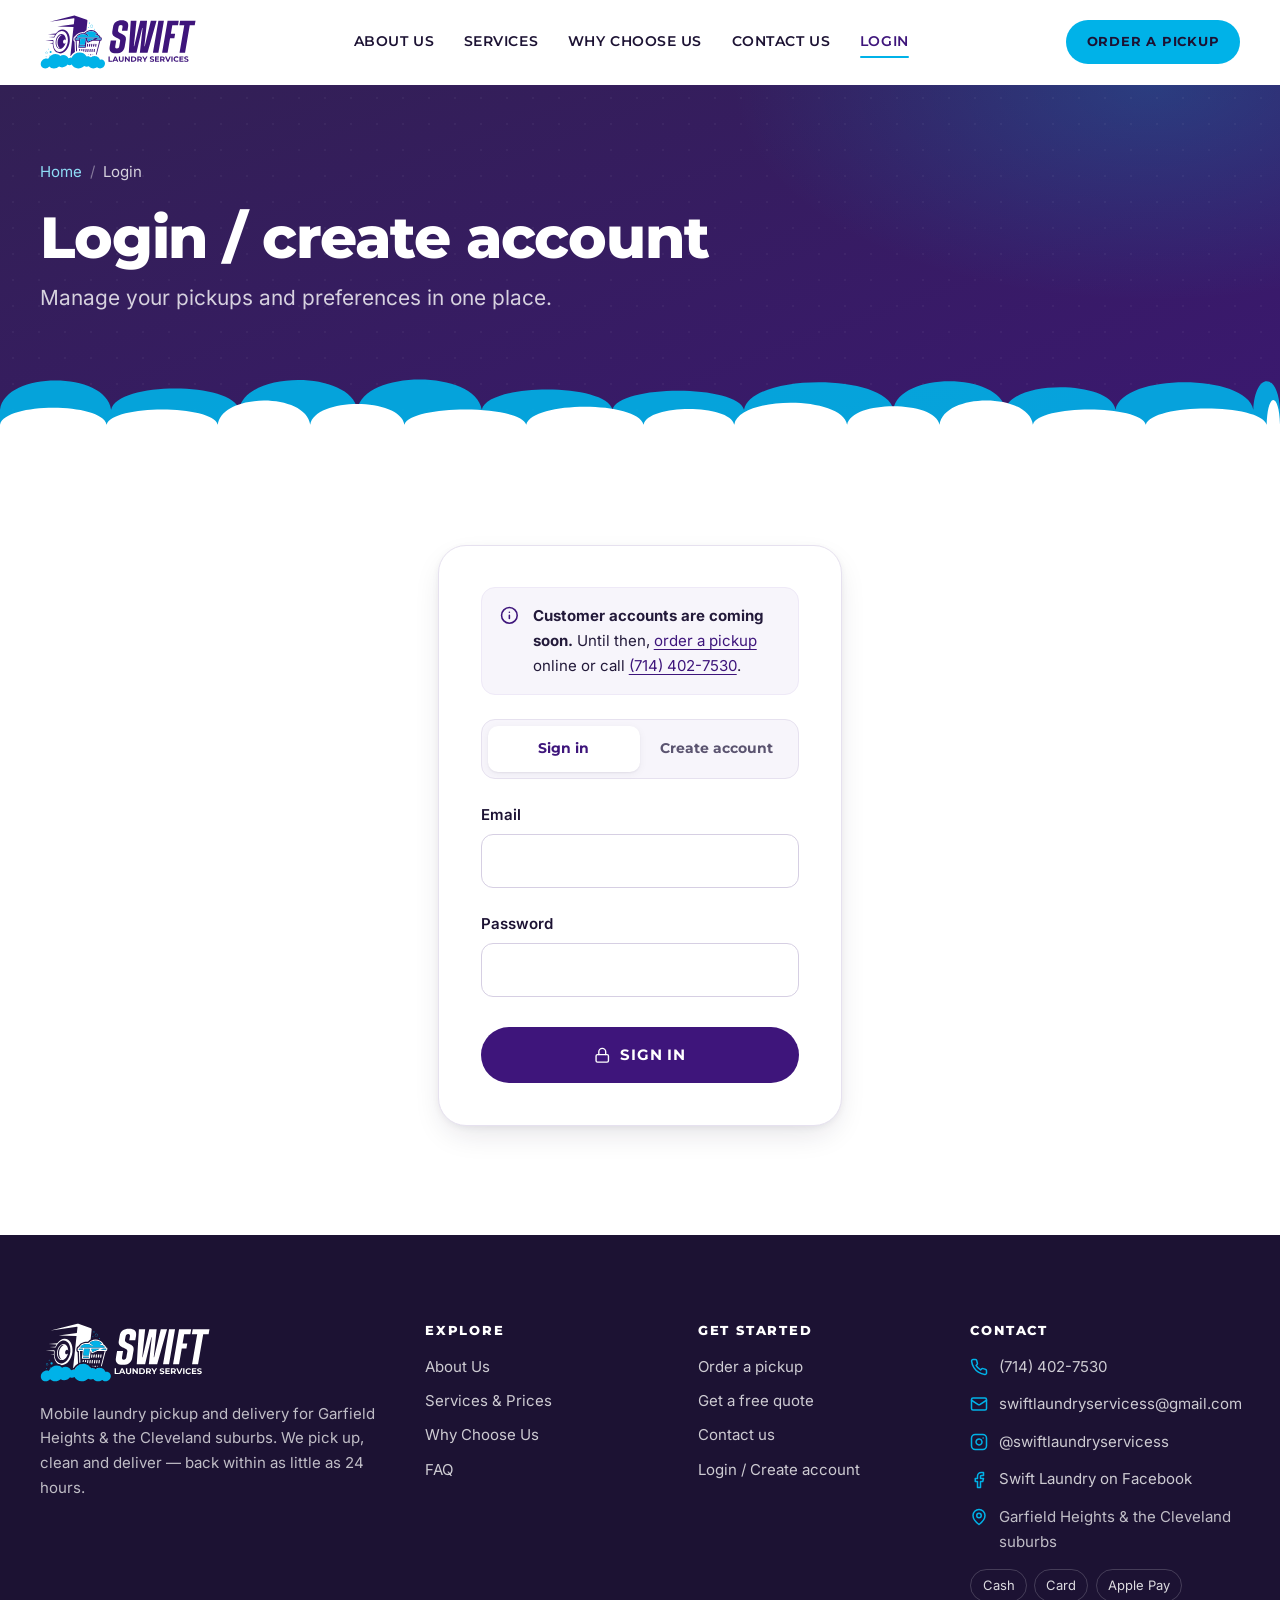
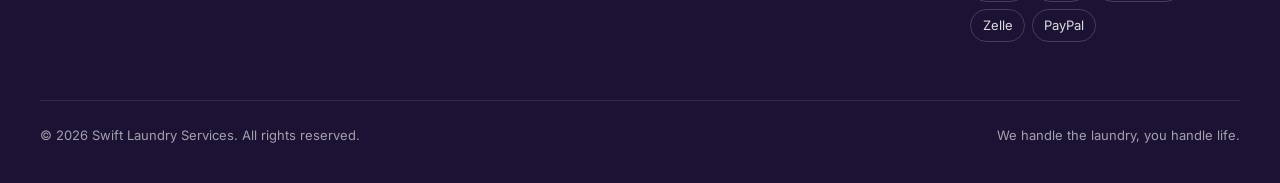
<file: login.html>
<!doctype html>
<html lang="en">
<head>
<meta charset="utf-8">
<!-- Designed & developed by Innocent Christo. © 2026 Innocent Christo. Built for Swift Laundry Services. -->
<meta name="author" content="Innocent Christo">
<link rel="author" href="humans.txt">
<meta name="viewport" content="width=device-width, initial-scale=1, viewport-fit=cover">
<title>Login | Swift Laundry Services</title>
<meta name="description" content="Sign in or create a Swift Laundry Services customer account.">
<link rel="canonical" href="https://swift-laundry-services.github.io/website/login.html">
<meta name="theme-color" content="#322054">
<meta property="og:type" content="website">
<meta property="og:site_name" content="Swift Laundry Services">
<meta property="og:title" content="Login | Swift Laundry Services">
<meta property="og:description" content="Sign in or create a Swift Laundry Services customer account.">
<meta property="og:url" content="https://swift-laundry-services.github.io/website/login.html">
<meta property="og:image" content="https://swift-laundry-services.github.io/website/assets/img/og-image.png">
<meta property="og:image:width" content="1200">
<meta property="og:image:height" content="630">
<meta property="og:image:alt" content="Swift Laundry Services — your most reliable mobile laundry solution">
<meta name="twitter:card" content="summary_large_image">
<meta name="twitter:title" content="Login | Swift Laundry Services">
<meta name="twitter:description" content="Sign in or create a Swift Laundry Services customer account.">
<meta name="twitter:image" content="https://swift-laundry-services.github.io/website/assets/img/og-image.png">
<link rel="icon" href="favicon.ico" sizes="any">
<link rel="icon" href="assets/img/favicon.svg" type="image/svg+xml">
<link rel="apple-touch-icon" href="assets/img/apple-touch-icon.png">
<link rel="manifest" href="site.webmanifest">
<link rel="preload" href="assets/fonts/montserrat-latin-var.woff2" as="font" type="font/woff2" crossorigin>
<link rel="preload" href="assets/fonts/inter-latin-var.woff2" as="font" type="font/woff2" crossorigin>
<link rel="stylesheet" href="assets/css/styles.css">
<script>document.documentElement.classList.add("js")</script>
<meta name="robots" content="noindex">
</head>
<body class="has-mobile-bar">
<a class="skip-link" href="#main">Skip to content</a>
<header class="site-header">
  <div class="container header-inner">
    <a class="brand" href="index.html" aria-label="Swift Laundry Services — home">
      <img src="assets/img/logo.svg" alt="Swift Laundry Services" width="156" height="54">
    </a>
    <nav class="primary-nav" aria-label="Main">
      <ul class="nav-list">
          <li><a class="nav-link" href="about.html">About Us</a></li>
          <li><a class="nav-link" href="services.html">Services</a></li>
          <li><a class="nav-link" href="why-choose-us.html">Why Choose Us</a></li>
          <li><a class="nav-link" href="contact.html">Contact Us</a></li>
          <li><a class="nav-link" href="login.html" aria-current="page">Login</a></li>
      </ul>
    </nav>
    <div class="header-actions">
      <a class="icon-btn header-call" href="tel:+17144027530" data-href="tel" aria-label="Call us on (714) 402-7530"><svg class="icon" viewBox="0 0 24 24" aria-hidden="true" focusable="false"><path d="M22 16.92v3a2 2 0 0 1-2.18 2 19.79 19.79 0 0 1-8.63-3.07 19.5 19.5 0 0 1-6-6 19.79 19.79 0 0 1-3.07-8.67A2 2 0 0 1 4.11 2h3a2 2 0 0 1 2 1.72c.13.96.36 1.9.7 2.81a2 2 0 0 1-.45 2.11L8.09 9.91a16 16 0 0 0 6 6l1.27-1.27a2 2 0 0 1 2.11-.45c.91.34 1.85.57 2.81.7A2 2 0 0 1 22 16.92z"/></svg></a>
      <a class="btn btn--primary btn--sm header-cta" href="order.html">Order a pickup</a>
      <button class="icon-btn nav-toggle" type="button" aria-expanded="false" aria-controls="mobile-nav" aria-label="Open menu">
        <svg class="icon icon-menu" viewBox="0 0 24 24" aria-hidden="true" focusable="false"><path d="M4 6h16M4 12h16M4 18h16"/></svg>
        <svg class="icon icon-close" viewBox="0 0 24 24" aria-hidden="true" focusable="false"><path d="M18 6 6 18M6 6l12 12"/></svg>
      </button>
    </div>
  </div>
  <nav class="mobile-nav" id="mobile-nav" aria-label="Mobile" hidden>
    <ul>
      <li><a href="about.html">About Us<svg class="icon" viewBox="0 0 24 24" aria-hidden="true" focusable="false"><path d="M5 12h14M12 5l7 7-7 7"/></svg></a></li>
      <li><a href="services.html">Services<svg class="icon" viewBox="0 0 24 24" aria-hidden="true" focusable="false"><path d="M5 12h14M12 5l7 7-7 7"/></svg></a></li>
      <li><a href="why-choose-us.html">Why Choose Us<svg class="icon" viewBox="0 0 24 24" aria-hidden="true" focusable="false"><path d="M5 12h14M12 5l7 7-7 7"/></svg></a></li>
      <li><a href="contact.html">Contact Us<svg class="icon" viewBox="0 0 24 24" aria-hidden="true" focusable="false"><path d="M5 12h14M12 5l7 7-7 7"/></svg></a></li>
      <li><a href="login.html" aria-current="page">Login<svg class="icon" viewBox="0 0 24 24" aria-hidden="true" focusable="false"><path d="M5 12h14M12 5l7 7-7 7"/></svg></a></li>
    </ul>
    <a class="btn btn--primary" href="order.html">Order a pickup</a>
    <a class="btn btn--outline" href="tel:+17144027530" data-href="tel"><svg class="icon" viewBox="0 0 24 24" aria-hidden="true" focusable="false"><path d="M22 16.92v3a2 2 0 0 1-2.18 2 19.79 19.79 0 0 1-8.63-3.07 19.5 19.5 0 0 1-6-6 19.79 19.79 0 0 1-3.07-8.67A2 2 0 0 1 4.11 2h3a2 2 0 0 1 2 1.72c.13.96.36 1.9.7 2.81a2 2 0 0 1-.45 2.11L8.09 9.91a16 16 0 0 0 6 6l1.27-1.27a2 2 0 0 1 2.11-.45c.91.34 1.85.57 2.81.7A2 2 0 0 1 22 16.92z"/></svg><span data-bind="phone">(714) 402-7530</span></a>
  </nav>
</header>
<main id="main">
<section class="page-hero on-dark">
  <div class="container">
    <nav class="breadcrumb" aria-label="Breadcrumb"><ol><li><a href="index.html">Home</a></li><li><span aria-current="page">Login</span></li></ol></nav>
    <h1>Login / create account</h1>
    <p>Manage your pickups and preferences in one place.</p>
  </div>
  <div class="cloud-edge " aria-hidden="true">
    <svg viewBox="0 0 1440 120" preserveAspectRatio="none" focusable="false">
      <path class="c-back" d="M0 120V84C6 32 119 32 125 84C132 46 262 46 269 84C276 31 395 31 402 84C409 30 535 30 542 84C549 48 682 48 689 84C696 50 830 50 837 84C845 35 997 35 1005 84C1011 33 1125 33 1131 84C1137 44 1249 44 1255 84C1263 35 1402 35 1410 84C1412 33 1438 33 1440 84V120Z"/>
      <path class="c-front" d="M0 120V104C6 74 114 74 120 104C126 77 239 77 245 104C250 61 344 61 349 104C354 67 450 67 455 104C462 77 585 77 592 104C599 72 717 72 724 104C729 76 821 76 826 104C832 65 947 65 953 104C958 71 1052 71 1057 104C1062 61 1157 61 1162 104C1168 77 1283 77 1289 104C1296 75 1418 75 1425 104C1426 60 1439 60 1440 104V120Z"/>
    </svg>
  </div>
</section>

<section class="section" aria-labelledby="auth-title">
  <div class="container auth-shell">
    <div class="form-card reveal">
      <h2 id="auth-title" class="visually-hidden">Customer account</h2>
      <div class="notice" role="note"><svg class="icon" viewBox="0 0 24 24" aria-hidden="true" focusable="false"><circle cx="12" cy="12" r="10"/><path d="M12 16v-4M12 8h.01"/></svg><p><strong>Customer accounts are coming soon.</strong> Until then, <a href="order.html">order a pickup</a> online or call <a href="tel:+17144027530" data-href="tel">(714) 402-7530</a>.</p></div>
      <div class="tabs" role="tablist" aria-label="Account" data-tabs>
        <button class="tab" role="tab" type="button" id="tab-signin" aria-selected="true" aria-controls="panel-signin">Sign in</button>
        <button class="tab" role="tab" type="button" id="tab-create" aria-selected="false" aria-controls="panel-create" tabindex="-1">Create account</button>
      </div>
      <div id="panel-signin" role="tabpanel" aria-labelledby="tab-signin">
        <form data-form="login" action="#" method="post">
          <div class="form-grid">
            <div class="field">
          <label for="l-email">Email</label>
          <input class="input" id="l-email" name="l-email" type="email" required autocomplete="email" aria-describedby="l-email-error">
          <span class="field-error" id="l-email-error" aria-live="polite"></span>
        </div>
            <div class="field">
          <label for="l-pass">Password</label>
          <input class="input" id="l-pass" name="l-pass" type="password" required autocomplete="current-password" aria-describedby="l-pass-error">
          <span class="field-error" id="l-pass-error" aria-live="polite"></span>
        </div>
          </div>
          <div class="form-actions"><button class="btn btn--purple btn--block" type="submit"><svg class="icon" viewBox="0 0 24 24" aria-hidden="true" focusable="false"><rect width="18" height="11" x="3" y="11" rx="2"/><path d="M7 11V7a5 5 0 0 1 10 0v4"/></svg>Sign in</button></div>
        </form>
      </div>
      <div id="panel-create" role="tabpanel" aria-labelledby="tab-create" hidden>
        <form data-form="login" action="#" method="post">
          <div class="form-grid">
            <div class="field">
          <label for="r-name">Full name</label>
          <input class="input" id="r-name" name="r-name" type="text" required autocomplete="name" aria-describedby="r-name-error">
          <span class="field-error" id="r-name-error" aria-live="polite"></span>
        </div>
            <div class="field">
          <label for="r-email">Email</label>
          <input class="input" id="r-email" name="r-email" type="email" required autocomplete="email" aria-describedby="r-email-error">
          <span class="field-error" id="r-email-error" aria-live="polite"></span>
        </div>
            <div class="field">
          <label for="r-phone">Phone</label>
          <input class="input" id="r-phone" name="r-phone" type="tel" required autocomplete="tel" aria-describedby="r-phone-error">
          <span class="field-error" id="r-phone-error" aria-live="polite"></span>
        </div>
            <div class="field">
          <label for="r-pass">Password</label>
          <input class="input" id="r-pass" name="r-pass" type="password" required autocomplete="new-password" aria-describedby="r-pass-error" minlength="8">
          <span class="field-hint" id="r-pass-hint">At least 8 characters.</span><span class="field-error" id="r-pass-error" aria-live="polite"></span>
        </div>
          </div>
          <div class="form-actions"><button class="btn btn--purple btn--block" type="submit"><svg class="icon" viewBox="0 0 24 24" aria-hidden="true" focusable="false"><circle cx="12" cy="8" r="5"/><path d="M20 21a8 8 0 0 0-16 0"/></svg>Create account</button></div>
        </form>
      </div>
    </div>
  </div>
</section>
</main>
<footer class="site-footer on-dark">
  <div class="container">
    <div class="footer-grid">
      <div class="footer-brand">
        <img src="assets/img/logo-white.svg" alt="Swift Laundry Services" width="170" height="59" loading="lazy">
        <p>Mobile laundry pickup and delivery for <span data-bind="serviceArea">Garfield Heights &amp; the Cleveland suburbs</span>. We pick up, clean and deliver — back within as little as 24 hours.</p>
      </div>
      <div>
        <h2>Explore</h2>
        <ul class="footer-links">
          <li><a href="about.html">About Us</a></li>
          <li><a href="services.html">Services &amp; Prices</a></li>
          <li><a href="why-choose-us.html">Why Choose Us</a></li>
          <li><a href="index.html#faq">FAQ</a></li>
        </ul>
      </div>
      <div>
        <h2>Get started</h2>
        <ul class="footer-links">
          <li><a href="order.html">Order a pickup</a></li>
          <li><a href="contact.html?topic=quote#contact-form">Get a free quote</a></li>
          <li><a href="contact.html">Contact us</a></li>
          <li><a href="login.html">Login / Create account</a></li>
        </ul>
      </div>
      <div>
        <h2>Contact</h2>
        <ul class="footer-contact">
          <li><svg class="icon" viewBox="0 0 24 24" aria-hidden="true" focusable="false"><path d="M22 16.92v3a2 2 0 0 1-2.18 2 19.79 19.79 0 0 1-8.63-3.07 19.5 19.5 0 0 1-6-6 19.79 19.79 0 0 1-3.07-8.67A2 2 0 0 1 4.11 2h3a2 2 0 0 1 2 1.72c.13.96.36 1.9.7 2.81a2 2 0 0 1-.45 2.11L8.09 9.91a16 16 0 0 0 6 6l1.27-1.27a2 2 0 0 1 2.11-.45c.91.34 1.85.57 2.81.7A2 2 0 0 1 22 16.92z"/></svg><a href="tel:+17144027530" data-href="tel"><span data-bind="phone">(714) 402-7530</span></a></li>
          <li data-requires="business.email" hidden><svg class="icon" viewBox="0 0 24 24" aria-hidden="true" focusable="false"><rect width="20" height="16" x="2" y="4" rx="2"/><path d="m22 7-8.97 5.7a1.94 1.94 0 0 1-2.06 0L2 7"/></svg><a href="#" data-href="email"><span data-bind="email"></span></a></li>
          <li data-requires="business.address" hidden><svg class="icon" viewBox="0 0 24 24" aria-hidden="true" focusable="false"><path d="m3 9 9-7 9 7v11a2 2 0 0 1-2 2H5a2 2 0 0 1-2-2z"/><path d="M9 22V12h6v10"/></svg><span data-bind="address"></span></li>
          <li data-requires="social.instagram" hidden><svg class="icon" viewBox="0 0 24 24" aria-hidden="true" focusable="false"><rect width="20" height="20" x="2" y="2" rx="5"/><path d="M16 11.37A4 4 0 1 1 12.63 8 4 4 0 0 1 16 11.37z"/><path d="M17.5 6.5h.01"/></svg><a href="#" data-social="instagram" target="_blank" rel="noopener">@swiftlaundryservicess</a></li>
          <li data-requires="social.facebook" hidden><svg class="icon" viewBox="0 0 24 24" aria-hidden="true" focusable="false"><path d="M18 2h-3a5 5 0 0 0-5 5v3H7v4h3v8h4v-8h3l1-4h-4V7a1 1 0 0 1 1-1h3z"/></svg><a href="#" data-social="facebook" target="_blank" rel="noopener">Swift Laundry on Facebook</a></li>
          <li><svg class="icon" viewBox="0 0 24 24" aria-hidden="true" focusable="false"><path d="M20 10c0 6-8 12-8 12s-8-6-8-12a8 8 0 0 1 16 0Z"/><circle cx="12" cy="10" r="3"/></svg><span data-bind="serviceArea">Garfield Heights &amp; the Cleveland suburbs</span></li>
        </ul>
        <ul class="pay-list" aria-label="Payment methods we accept">
          <li>Cash</li><li>Card</li><li>Apple Pay</li><li>Zelle</li><li>PayPal</li>
        </ul>
      </div>
    </div>
    <div class="footer-bottom">
      <p>&copy; <span data-bind="year">2026</span> Swift Laundry Services. All rights reserved.</p>
      <p>We handle the laundry, you handle life.</p>
    </div>
  </div>
</footer>
<nav class="mobile-bar" aria-label="Quick actions">
  <a class="btn btn--outline" href="tel:+17144027530" data-href="tel" aria-label="Call us on (714) 402-7530"><svg class="icon" viewBox="0 0 24 24" aria-hidden="true" focusable="false"><path d="M22 16.92v3a2 2 0 0 1-2.18 2 19.79 19.79 0 0 1-8.63-3.07 19.5 19.5 0 0 1-6-6 19.79 19.79 0 0 1-3.07-8.67A2 2 0 0 1 4.11 2h3a2 2 0 0 1 2 1.72c.13.96.36 1.9.7 2.81a2 2 0 0 1-.45 2.11L8.09 9.91a16 16 0 0 0 6 6l1.27-1.27a2 2 0 0 1 2.11-.45c.91.34 1.85.57 2.81.7A2 2 0 0 1 22 16.92z"/></svg>Call</a>
  <a class="btn btn--primary" href="order.html">Order a pickup <svg class="icon icon--arrow" viewBox="0 0 24 24" aria-hidden="true" focusable="false"><path d="M5 12h14M12 5l7 7-7 7"/></svg></a>
</nav>
<script src="assets/js/site-config.js"></script>
<script src="assets/js/main.js"></script>
</body>
</html>
</file>
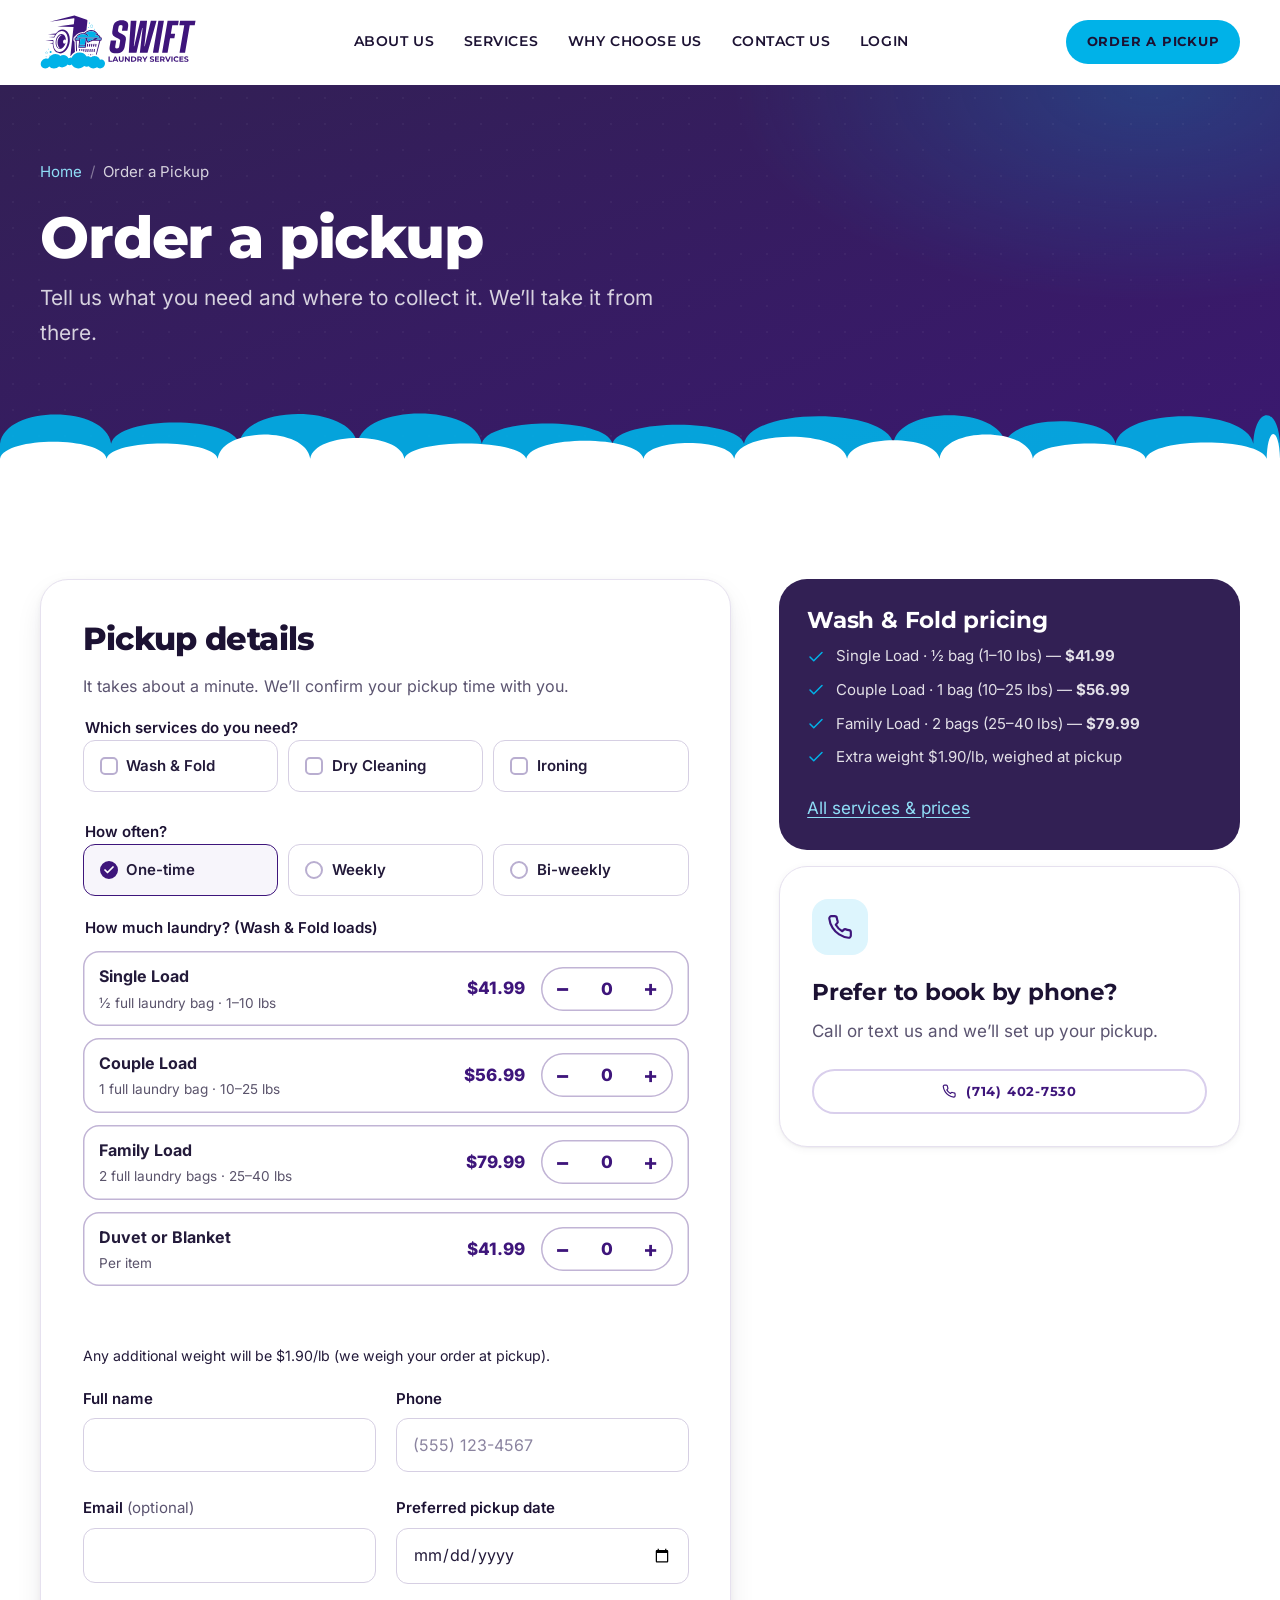
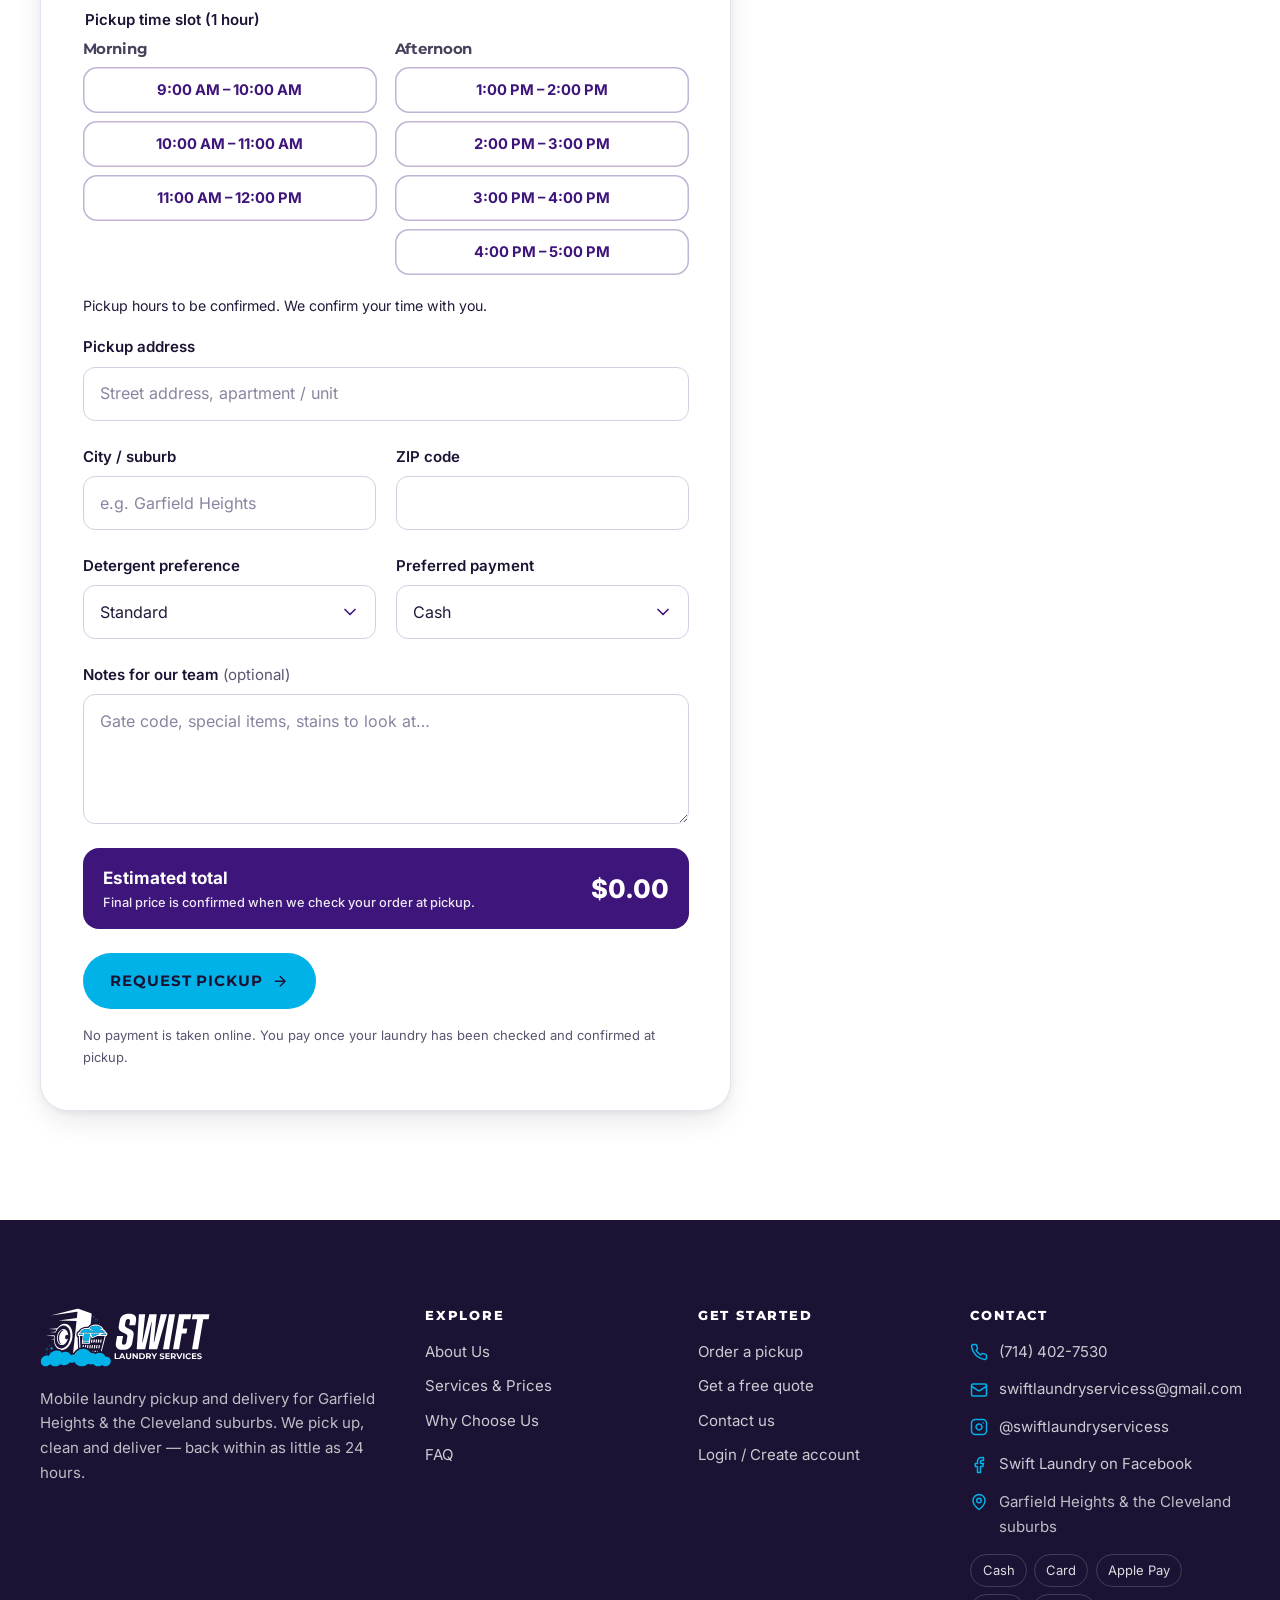
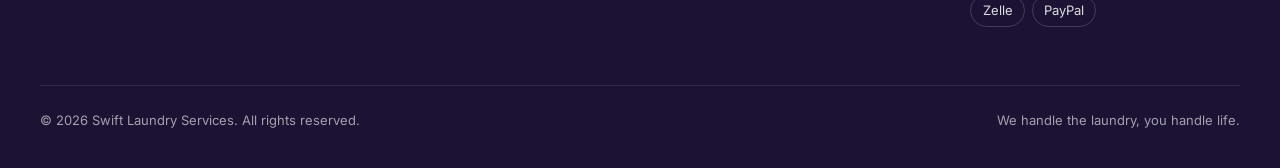
<file: order.html>
<!doctype html>
<html lang="en">
<head>
<meta charset="utf-8">
<!-- Designed & developed by Innocent Christo. © 2026 Innocent Christo. Built for Swift Laundry Services. -->
<meta name="author" content="Innocent Christo">
<link rel="author" href="humans.txt">
<meta name="viewport" content="width=device-width, initial-scale=1, viewport-fit=cover">
<title>Order a Pickup | Swift Laundry Services</title>
<meta name="description" content="Request a laundry pickup in Garfield Heights and the Cleveland suburbs. Wash & fold, dry cleaning and ironing — back within as little as 24 hours.">
<link rel="canonical" href="https://swift-laundry-services.github.io/website/order.html">
<meta name="theme-color" content="#322054">
<meta property="og:type" content="website">
<meta property="og:site_name" content="Swift Laundry Services">
<meta property="og:title" content="Order a Pickup | Swift Laundry Services">
<meta property="og:description" content="Request a laundry pickup in Garfield Heights and the Cleveland suburbs. Wash & fold, dry cleaning and ironing — back within as little as 24 hours.">
<meta property="og:url" content="https://swift-laundry-services.github.io/website/order.html">
<meta property="og:image" content="https://swift-laundry-services.github.io/website/assets/img/og-image.png">
<meta property="og:image:width" content="1200">
<meta property="og:image:height" content="630">
<meta property="og:image:alt" content="Swift Laundry Services — your most reliable mobile laundry solution">
<meta name="twitter:card" content="summary_large_image">
<meta name="twitter:title" content="Order a Pickup | Swift Laundry Services">
<meta name="twitter:description" content="Request a laundry pickup in Garfield Heights and the Cleveland suburbs. Wash & fold, dry cleaning and ironing — back within as little as 24 hours.">
<meta name="twitter:image" content="https://swift-laundry-services.github.io/website/assets/img/og-image.png">
<link rel="icon" href="favicon.ico" sizes="any">
<link rel="icon" href="assets/img/favicon.svg" type="image/svg+xml">
<link rel="apple-touch-icon" href="assets/img/apple-touch-icon.png">
<link rel="manifest" href="site.webmanifest">
<link rel="preload" href="assets/fonts/montserrat-latin-var.woff2" as="font" type="font/woff2" crossorigin>
<link rel="preload" href="assets/fonts/inter-latin-var.woff2" as="font" type="font/woff2" crossorigin>
<link rel="stylesheet" href="assets/css/styles.css">
<script>document.documentElement.classList.add("js")</script>
</head>
<body class="has-mobile-bar">
<a class="skip-link" href="#main">Skip to content</a>
<header class="site-header">
  <div class="container header-inner">
    <a class="brand" href="index.html" aria-label="Swift Laundry Services — home">
      <img src="assets/img/logo.svg" alt="Swift Laundry Services" width="156" height="54">
    </a>
    <nav class="primary-nav" aria-label="Main">
      <ul class="nav-list">
          <li><a class="nav-link" href="about.html">About Us</a></li>
          <li><a class="nav-link" href="services.html">Services</a></li>
          <li><a class="nav-link" href="why-choose-us.html">Why Choose Us</a></li>
          <li><a class="nav-link" href="contact.html">Contact Us</a></li>
          <li><a class="nav-link" href="login.html">Login</a></li>
      </ul>
    </nav>
    <div class="header-actions">
      <a class="icon-btn header-call" href="tel:+17144027530" data-href="tel" aria-label="Call us on (714) 402-7530"><svg class="icon" viewBox="0 0 24 24" aria-hidden="true" focusable="false"><path d="M22 16.92v3a2 2 0 0 1-2.18 2 19.79 19.79 0 0 1-8.63-3.07 19.5 19.5 0 0 1-6-6 19.79 19.79 0 0 1-3.07-8.67A2 2 0 0 1 4.11 2h3a2 2 0 0 1 2 1.72c.13.96.36 1.9.7 2.81a2 2 0 0 1-.45 2.11L8.09 9.91a16 16 0 0 0 6 6l1.27-1.27a2 2 0 0 1 2.11-.45c.91.34 1.85.57 2.81.7A2 2 0 0 1 22 16.92z"/></svg></a>
      <a class="btn btn--primary btn--sm header-cta" href="order.html">Order a pickup</a>
      <button class="icon-btn nav-toggle" type="button" aria-expanded="false" aria-controls="mobile-nav" aria-label="Open menu">
        <svg class="icon icon-menu" viewBox="0 0 24 24" aria-hidden="true" focusable="false"><path d="M4 6h16M4 12h16M4 18h16"/></svg>
        <svg class="icon icon-close" viewBox="0 0 24 24" aria-hidden="true" focusable="false"><path d="M18 6 6 18M6 6l12 12"/></svg>
      </button>
    </div>
  </div>
  <nav class="mobile-nav" id="mobile-nav" aria-label="Mobile" hidden>
    <ul>
      <li><a href="about.html">About Us<svg class="icon" viewBox="0 0 24 24" aria-hidden="true" focusable="false"><path d="M5 12h14M12 5l7 7-7 7"/></svg></a></li>
      <li><a href="services.html">Services<svg class="icon" viewBox="0 0 24 24" aria-hidden="true" focusable="false"><path d="M5 12h14M12 5l7 7-7 7"/></svg></a></li>
      <li><a href="why-choose-us.html">Why Choose Us<svg class="icon" viewBox="0 0 24 24" aria-hidden="true" focusable="false"><path d="M5 12h14M12 5l7 7-7 7"/></svg></a></li>
      <li><a href="contact.html">Contact Us<svg class="icon" viewBox="0 0 24 24" aria-hidden="true" focusable="false"><path d="M5 12h14M12 5l7 7-7 7"/></svg></a></li>
      <li><a href="login.html">Login<svg class="icon" viewBox="0 0 24 24" aria-hidden="true" focusable="false"><path d="M5 12h14M12 5l7 7-7 7"/></svg></a></li>
    </ul>
    <a class="btn btn--primary" href="order.html">Order a pickup</a>
    <a class="btn btn--outline" href="tel:+17144027530" data-href="tel"><svg class="icon" viewBox="0 0 24 24" aria-hidden="true" focusable="false"><path d="M22 16.92v3a2 2 0 0 1-2.18 2 19.79 19.79 0 0 1-8.63-3.07 19.5 19.5 0 0 1-6-6 19.79 19.79 0 0 1-3.07-8.67A2 2 0 0 1 4.11 2h3a2 2 0 0 1 2 1.72c.13.96.36 1.9.7 2.81a2 2 0 0 1-.45 2.11L8.09 9.91a16 16 0 0 0 6 6l1.27-1.27a2 2 0 0 1 2.11-.45c.91.34 1.85.57 2.81.7A2 2 0 0 1 22 16.92z"/></svg><span data-bind="phone">(714) 402-7530</span></a>
  </nav>
</header>
<main id="main">
<section class="page-hero on-dark">
  <div class="container">
    <nav class="breadcrumb" aria-label="Breadcrumb"><ol><li><a href="index.html">Home</a></li><li><span aria-current="page">Order a Pickup</span></li></ol></nav>
    <h1>Order a pickup</h1>
    <p>Tell us what you need and where to collect it. We’ll take it from there.</p>
  </div>
  <div class="cloud-edge " aria-hidden="true">
    <svg viewBox="0 0 1440 120" preserveAspectRatio="none" focusable="false">
      <path class="c-back" d="M0 120V84C6 32 119 32 125 84C132 46 262 46 269 84C276 31 395 31 402 84C409 30 535 30 542 84C549 48 682 48 689 84C696 50 830 50 837 84C845 35 997 35 1005 84C1011 33 1125 33 1131 84C1137 44 1249 44 1255 84C1263 35 1402 35 1410 84C1412 33 1438 33 1440 84V120Z"/>
      <path class="c-front" d="M0 120V104C6 74 114 74 120 104C126 77 239 77 245 104C250 61 344 61 349 104C354 67 450 67 455 104C462 77 585 77 592 104C599 72 717 72 724 104C729 76 821 76 826 104C832 65 947 65 953 104C958 71 1052 71 1057 104C1062 61 1157 61 1162 104C1168 77 1283 77 1289 104C1296 75 1418 75 1425 104C1426 60 1439 60 1440 104V120Z"/>
    </svg>
  </div>
</section>

<section class="section" aria-labelledby="order-title">
  <div class="container order-layout">
    <div class="form-card reveal">
      <h2 id="order-title" style="font-size:clamp(1.5rem,1.2rem + 1.2vw,2rem)">Pickup details</h2>
      <p class="lead" style="font-size:1rem">It takes about a minute. We’ll confirm your pickup time with you.</p>
      <form data-form="order" data-subject="Pickup request — Swift Laundry Services" action="#" method="post">
        <div class="form-grid">
          <fieldset class="fieldset" data-require-one="Please choose at least one service." data-summary-group data-summary-label="Services">
            <legend>Which services do you need?</legend>
            <div class="choice-grid">
              <label class="choice"><input type="checkbox" name="service" value="wash-fold" data-label="Wash &amp; Fold" data-prefill="service"><span>Wash &amp; Fold</span></label>
              <label class="choice"><input type="checkbox" name="service" value="dry-cleaning" data-label="Dry Cleaning" data-prefill="service"><span>Dry Cleaning</span></label>
              <label class="choice"><input type="checkbox" name="service" value="ironing" data-label="Ironing" data-prefill="service"><span>Ironing</span></label>
            </div>
            <span class="field-error" aria-live="polite"></span>
          </fieldset>
          <fieldset class="fieldset" data-summary-group data-summary-label="Frequency">
            <legend>How often?</legend>
            <div class="choice-grid">
              <label class="choice"><input type="radio" name="frequency" value="one-time" data-label="One-time" checked><span>One-time</span></label>
              <label class="choice"><input type="radio" name="frequency" value="weekly" data-label="Weekly"><span>Weekly</span></label>
              <label class="choice"><input type="radio" name="frequency" value="bi-weekly" data-label="Bi-weekly"><span>Bi-weekly</span></label>
            </div>
          </fieldset>
        </div>
        <fieldset class="fieldset ox" style="--ox-c:#3E157B;margin-top:20px">
          <legend>How much laundry? <span class="optional">(Wash &amp; Fold loads)</span></legend>
          <div class="ox-loads" data-ox-loads role="group" aria-label="Load sizes"></div>
          <p class="ox-error" data-ox-error aria-live="polite"></p>
          <small>Any additional weight will be <span data-price="extraPerLb">$1.90</span>/lb (we weigh your order at pickup).</small>
        </fieldset>
        <div class="form-grid form-grid--2" style="margin-top:1.25rem">
          <div class="field">
          <label for="o-name">Full name</label>
          <input class="input" id="o-name" name="o-name" type="text" required autocomplete="name" aria-describedby="o-name-error">
          <span class="field-error" id="o-name-error" aria-live="polite"></span>
        </div>
          <div class="field">
          <label for="o-phone">Phone</label>
          <input class="input" id="o-phone" name="o-phone" type="tel" required autocomplete="tel" placeholder="(555) 123-4567" aria-describedby="o-phone-error" pattern="[0-9\(\)+. \-]{7,}" data-msg-pattern="Please enter a valid phone number.">
          <span class="field-error" id="o-phone-error" aria-live="polite"></span>
        </div>
          <div class="field">
          <label for="o-email">Email <span class="optional">(optional)</span></label>
          <input class="input" id="o-email" name="o-email" type="email" autocomplete="email" aria-describedby="o-email-error">
          <span class="field-error" id="o-email-error" aria-live="polite"></span>
        </div>
          <div class="field">
          <label for="o-date">Preferred pickup date</label>
          <input class="input" id="o-date" name="o-date" type="date" required aria-describedby="o-date-error" data-min-today>
          <span class="field-error" id="o-date-error" aria-live="polite"></span>
        </div>
          <fieldset class="fieldset span-2 ox" style="--ox-c:#3E157B" data-require-one="Please choose a pickup time slot." data-summary-group data-summary-label="Pickup time">
            <legend>Pickup time slot <span class="optional">(1 hour)</span></legend>
            <div class="ox-cols"><div><h3 class="ox-h">Morning</h3><div class="ox-grid" data-ox-morning></div></div><div><h3 class="ox-h">Afternoon</h3><div class="ox-grid" data-ox-afternoon></div></div></div>
            <span class="field-error" aria-live="polite"></span>
            <small>Pickup hours to be confirmed. We confirm your time with you.</small>
          </fieldset>
          <div class="field span-2">
          <label for="o-address">Pickup address</label>
          <input class="input" id="o-address" name="o-address" type="text" required autocomplete="street-address" placeholder="Street address, apartment / unit" aria-describedby="o-address-error">
          <span class="field-error" id="o-address-error" aria-live="polite"></span>
        </div>
          <div class="field">
          <label for="o-city">City / suburb</label>
          <input class="input" id="o-city" name="o-city" type="text" required autocomplete="address-level2" placeholder="e.g. Garfield Heights" aria-describedby="o-city-error">
          <span class="field-error" id="o-city-error" aria-live="polite"></span>
        </div>
          <div class="field">
          <label for="o-zip">ZIP code</label>
          <input class="input" id="o-zip" name="o-zip" type="text" required autocomplete="postal-code" aria-describedby="o-zip-error" inputmode="numeric" pattern="[0-9]{5}" data-msg-pattern="Please enter a 5-digit ZIP code.">
          <span class="field-error" id="o-zip-error" aria-live="polite"></span>
        </div>
          <div class="field">
          <label for="o-detergent">Detergent preference</label>
          <select class="select" id="o-detergent" name="o-detergent" aria-describedby="o-detergent-error"><option>Standard</option><option>Eco-friendly</option><option>Hypoallergenic</option></select>
          <span class="field-error" id="o-detergent-error" aria-live="polite"></span>
        </div>
          <div class="field">
          <label for="o-payment">Preferred payment</label>
          <select class="select" id="o-payment" name="o-payment" aria-describedby="o-payment-error"><option>Cash</option><option>Card</option><option>Apple Pay</option><option>Zelle</option><option>PayPal</option></select>
          <span class="field-error" id="o-payment-error" aria-live="polite"></span>
        </div>
          <div class="field span-2">
          <label for="o-notes">Notes for our team <span class="optional">(optional)</span></label>
          <textarea class="textarea" id="o-notes" name="o-notes" aria-describedby="o-notes-error" placeholder="Gate code, special items, stains to look at…"></textarea>
          <span class="field-error" id="o-notes-error" aria-live="polite"></span>
        </div>
        </div>
        <div class="ox ox-total" style="--ox-c:#3E157B" aria-live="polite"><div>Estimated total<small>Final price is confirmed when we check your order at pickup.</small></div><strong data-ox-total>$0.00</strong></div>
        <div class="field" style="display:none" data-summary-label="Order"><input type="hidden" data-ox-lines name="order-lines"></div>
        <div class="field" style="display:none" data-summary-label="Estimated total"><input type="hidden" data-ox-totalval name="order-total"></div>
        <div class="form-actions">
          <button class="btn btn--primary" type="submit">Request pickup <svg class="icon icon--arrow" viewBox="0 0 24 24" aria-hidden="true" focusable="false"><path d="M5 12h14M12 5l7 7-7 7"/></svg></button>
          <small>No payment is taken online. You pay once your laundry has been checked and confirmed at pickup.</small>
        </div>
      </form>
    </div>
    <aside class="aside-stack" aria-label="Order summary">
      <div class="aside-card on-dark reveal">
        <h3>Wash &amp; Fold pricing</h3>
        <ul class="check-list">
          <li><svg class="icon" viewBox="0 0 24 24" aria-hidden="true" focusable="false"><path d="M20 6 9 17l-5-5"/></svg><span>Single Load · ½ bag (1–10 lbs) — <strong data-price="washFold.0.price">$41.99</strong></span></li>
          <li><svg class="icon" viewBox="0 0 24 24" aria-hidden="true" focusable="false"><path d="M20 6 9 17l-5-5"/></svg><span>Couple Load · 1 bag (10–25 lbs) — <strong data-price="washFold.1.price">$56.99</strong></span></li>
          <li><svg class="icon" viewBox="0 0 24 24" aria-hidden="true" focusable="false"><path d="M20 6 9 17l-5-5"/></svg><span>Family Load · 2 bags (25–40 lbs) — <strong data-price="washFold.2.price">$79.99</strong></span></li>
          <li><svg class="icon" viewBox="0 0 24 24" aria-hidden="true" focusable="false"><path d="M20 6 9 17l-5-5"/></svg><span>Extra weight <span data-price="extraPerLb">$1.90</span>/lb, weighed at pickup</span></li>
        </ul>
        <a href="services.html">All services &amp; prices</a>
      </div>
      <div class="card reveal">
        <span class="icon-badge"><svg class="icon" viewBox="0 0 24 24" aria-hidden="true" focusable="false"><path d="M22 16.92v3a2 2 0 0 1-2.18 2 19.79 19.79 0 0 1-8.63-3.07 19.5 19.5 0 0 1-6-6 19.79 19.79 0 0 1-3.07-8.67A2 2 0 0 1 4.11 2h3a2 2 0 0 1 2 1.72c.13.96.36 1.9.7 2.81a2 2 0 0 1-.45 2.11L8.09 9.91a16 16 0 0 0 6 6l1.27-1.27a2 2 0 0 1 2.11-.45c.91.34 1.85.57 2.81.7A2 2 0 0 1 22 16.92z"/></svg></span>
        <h3>Prefer to book by phone?</h3>
        <p>Call or text us and we’ll set up your pickup.</p>
        <a class="btn btn--outline btn--sm" href="tel:+17144027530" data-href="tel"><svg class="icon" viewBox="0 0 24 24" aria-hidden="true" focusable="false"><path d="M22 16.92v3a2 2 0 0 1-2.18 2 19.79 19.79 0 0 1-8.63-3.07 19.5 19.5 0 0 1-6-6 19.79 19.79 0 0 1-3.07-8.67A2 2 0 0 1 4.11 2h3a2 2 0 0 1 2 1.72c.13.96.36 1.9.7 2.81a2 2 0 0 1-.45 2.11L8.09 9.91a16 16 0 0 0 6 6l1.27-1.27a2 2 0 0 1 2.11-.45c.91.34 1.85.57 2.81.7A2 2 0 0 1 22 16.92z"/></svg><span data-bind="phone">(714) 402-7530</span></a>
      </div>
    </aside>
  </div>
</section>
</main>
<footer class="site-footer on-dark">
  <div class="container">
    <div class="footer-grid">
      <div class="footer-brand">
        <img src="assets/img/logo-white.svg" alt="Swift Laundry Services" width="170" height="59" loading="lazy">
        <p>Mobile laundry pickup and delivery for <span data-bind="serviceArea">Garfield Heights &amp; the Cleveland suburbs</span>. We pick up, clean and deliver — back within as little as 24 hours.</p>
      </div>
      <div>
        <h2>Explore</h2>
        <ul class="footer-links">
          <li><a href="about.html">About Us</a></li>
          <li><a href="services.html">Services &amp; Prices</a></li>
          <li><a href="why-choose-us.html">Why Choose Us</a></li>
          <li><a href="index.html#faq">FAQ</a></li>
        </ul>
      </div>
      <div>
        <h2>Get started</h2>
        <ul class="footer-links">
          <li><a href="order.html">Order a pickup</a></li>
          <li><a href="contact.html?topic=quote#contact-form">Get a free quote</a></li>
          <li><a href="contact.html">Contact us</a></li>
          <li><a href="login.html">Login / Create account</a></li>
        </ul>
      </div>
      <div>
        <h2>Contact</h2>
        <ul class="footer-contact">
          <li><svg class="icon" viewBox="0 0 24 24" aria-hidden="true" focusable="false"><path d="M22 16.92v3a2 2 0 0 1-2.18 2 19.79 19.79 0 0 1-8.63-3.07 19.5 19.5 0 0 1-6-6 19.79 19.79 0 0 1-3.07-8.67A2 2 0 0 1 4.11 2h3a2 2 0 0 1 2 1.72c.13.96.36 1.9.7 2.81a2 2 0 0 1-.45 2.11L8.09 9.91a16 16 0 0 0 6 6l1.27-1.27a2 2 0 0 1 2.11-.45c.91.34 1.85.57 2.81.7A2 2 0 0 1 22 16.92z"/></svg><a href="tel:+17144027530" data-href="tel"><span data-bind="phone">(714) 402-7530</span></a></li>
          <li data-requires="business.email" hidden><svg class="icon" viewBox="0 0 24 24" aria-hidden="true" focusable="false"><rect width="20" height="16" x="2" y="4" rx="2"/><path d="m22 7-8.97 5.7a1.94 1.94 0 0 1-2.06 0L2 7"/></svg><a href="#" data-href="email"><span data-bind="email"></span></a></li>
          <li data-requires="business.address" hidden><svg class="icon" viewBox="0 0 24 24" aria-hidden="true" focusable="false"><path d="m3 9 9-7 9 7v11a2 2 0 0 1-2 2H5a2 2 0 0 1-2-2z"/><path d="M9 22V12h6v10"/></svg><span data-bind="address"></span></li>
          <li data-requires="social.instagram" hidden><svg class="icon" viewBox="0 0 24 24" aria-hidden="true" focusable="false"><rect width="20" height="20" x="2" y="2" rx="5"/><path d="M16 11.37A4 4 0 1 1 12.63 8 4 4 0 0 1 16 11.37z"/><path d="M17.5 6.5h.01"/></svg><a href="#" data-social="instagram" target="_blank" rel="noopener">@swiftlaundryservicess</a></li>
          <li data-requires="social.facebook" hidden><svg class="icon" viewBox="0 0 24 24" aria-hidden="true" focusable="false"><path d="M18 2h-3a5 5 0 0 0-5 5v3H7v4h3v8h4v-8h3l1-4h-4V7a1 1 0 0 1 1-1h3z"/></svg><a href="#" data-social="facebook" target="_blank" rel="noopener">Swift Laundry on Facebook</a></li>
          <li><svg class="icon" viewBox="0 0 24 24" aria-hidden="true" focusable="false"><path d="M20 10c0 6-8 12-8 12s-8-6-8-12a8 8 0 0 1 16 0Z"/><circle cx="12" cy="10" r="3"/></svg><span data-bind="serviceArea">Garfield Heights &amp; the Cleveland suburbs</span></li>
        </ul>
        <ul class="pay-list" aria-label="Payment methods we accept">
          <li>Cash</li><li>Card</li><li>Apple Pay</li><li>Zelle</li><li>PayPal</li>
        </ul>
      </div>
    </div>
    <div class="footer-bottom">
      <p>&copy; <span data-bind="year">2026</span> Swift Laundry Services. All rights reserved.</p>
      <p>We handle the laundry, you handle life.</p>
    </div>
  </div>
</footer>
<nav class="mobile-bar" aria-label="Quick actions">
  <a class="btn btn--outline" href="tel:+17144027530" data-href="tel" aria-label="Call us on (714) 402-7530"><svg class="icon" viewBox="0 0 24 24" aria-hidden="true" focusable="false"><path d="M22 16.92v3a2 2 0 0 1-2.18 2 19.79 19.79 0 0 1-8.63-3.07 19.5 19.5 0 0 1-6-6 19.79 19.79 0 0 1-3.07-8.67A2 2 0 0 1 4.11 2h3a2 2 0 0 1 2 1.72c.13.96.36 1.9.7 2.81a2 2 0 0 1-.45 2.11L8.09 9.91a16 16 0 0 0 6 6l1.27-1.27a2 2 0 0 1 2.11-.45c.91.34 1.85.57 2.81.7A2 2 0 0 1 22 16.92z"/></svg>Call</a>
  <a class="btn btn--primary" href="order.html">Order a pickup <svg class="icon icon--arrow" viewBox="0 0 24 24" aria-hidden="true" focusable="false"><path d="M5 12h14M12 5l7 7-7 7"/></svg></a>
</nav>
<script src="assets/js/site-config.js"></script>
<script src="assets/js/main.js"></script>
<script src="assets/js/order-extras.js"></script>
</body>
</html>
</file>
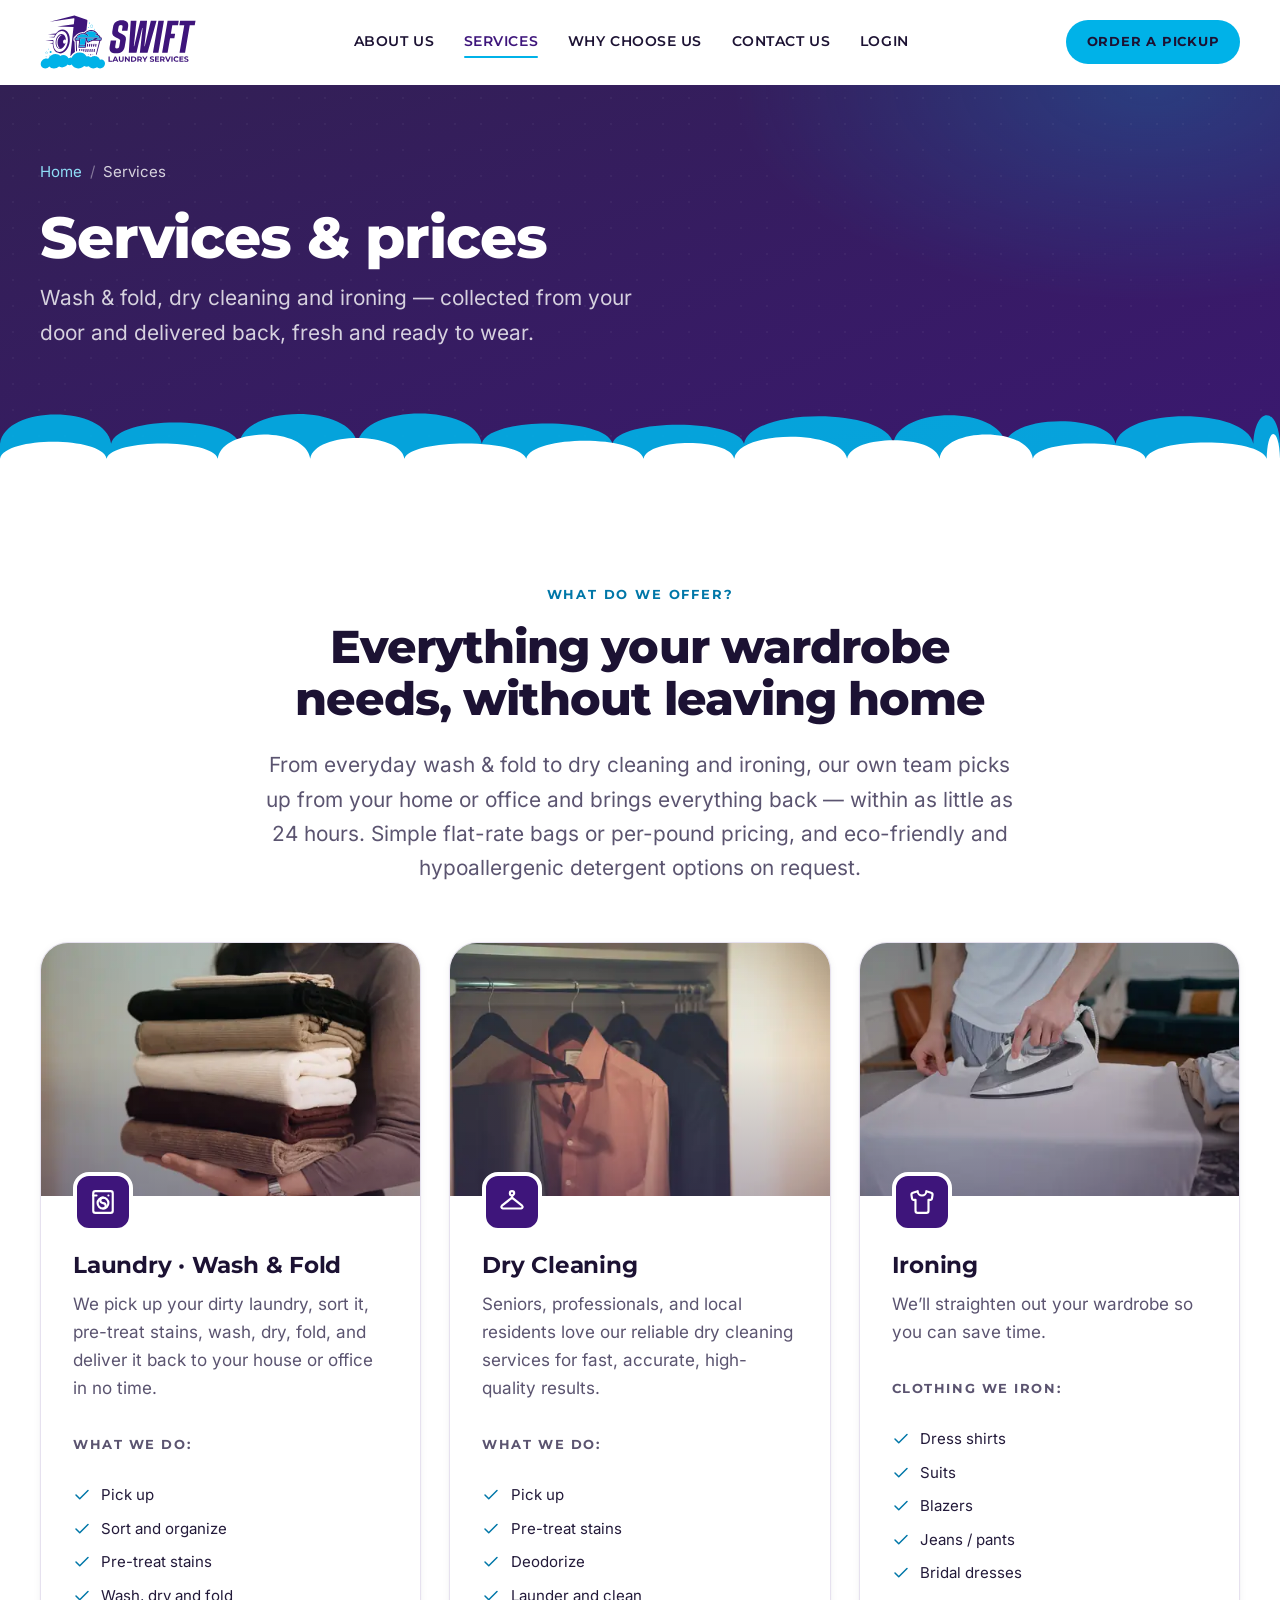
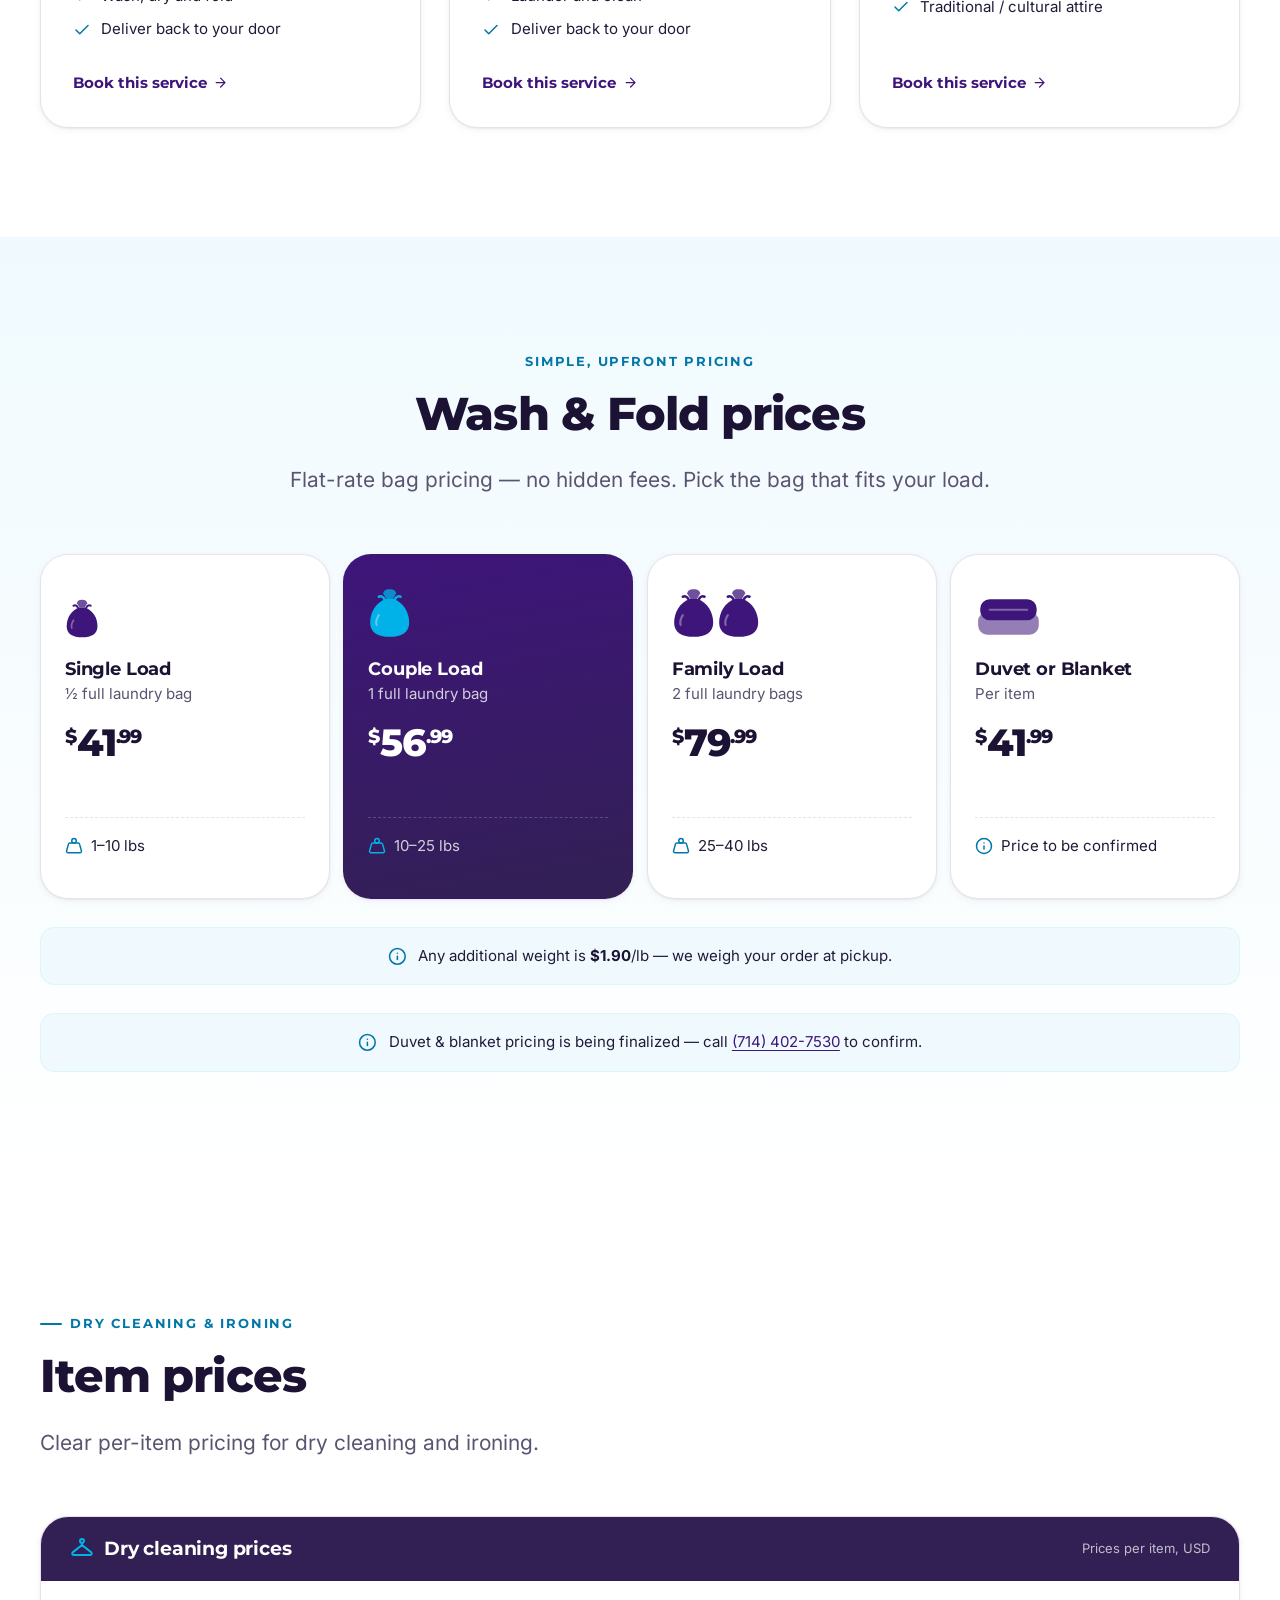
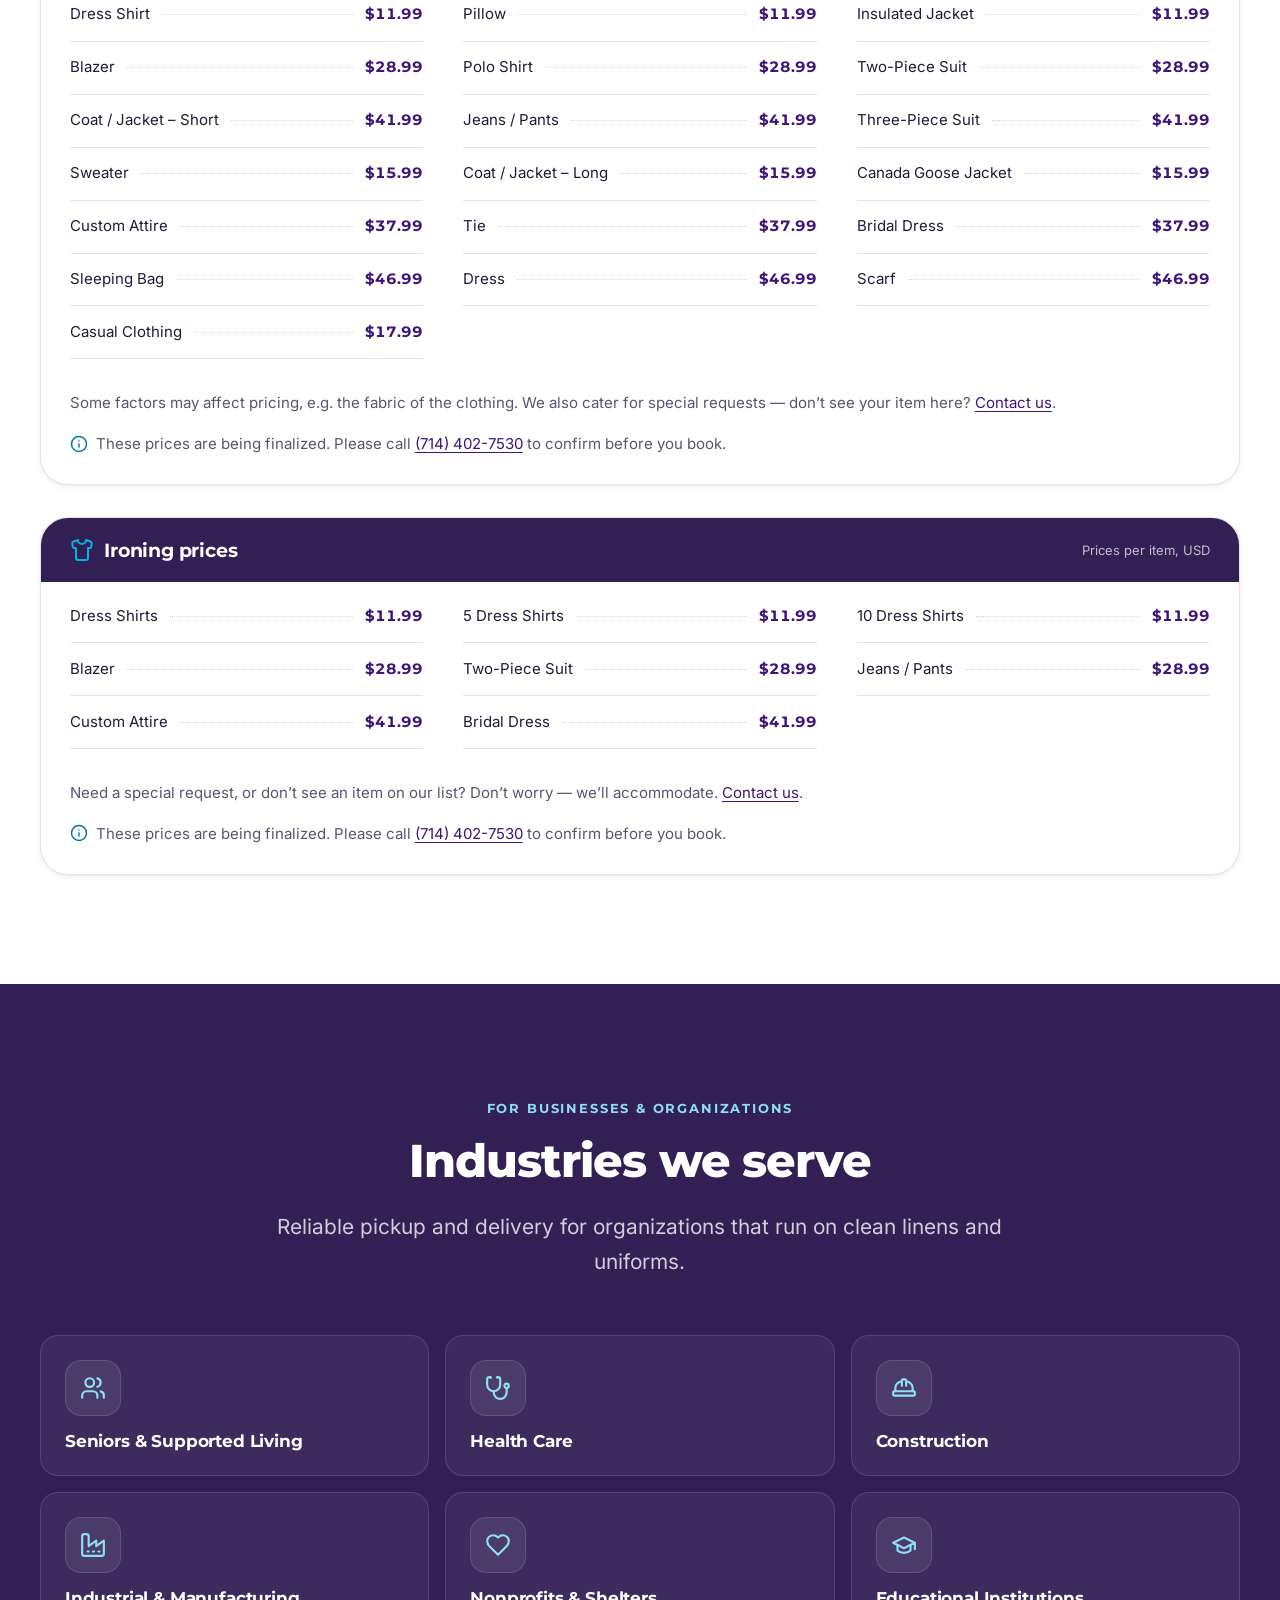
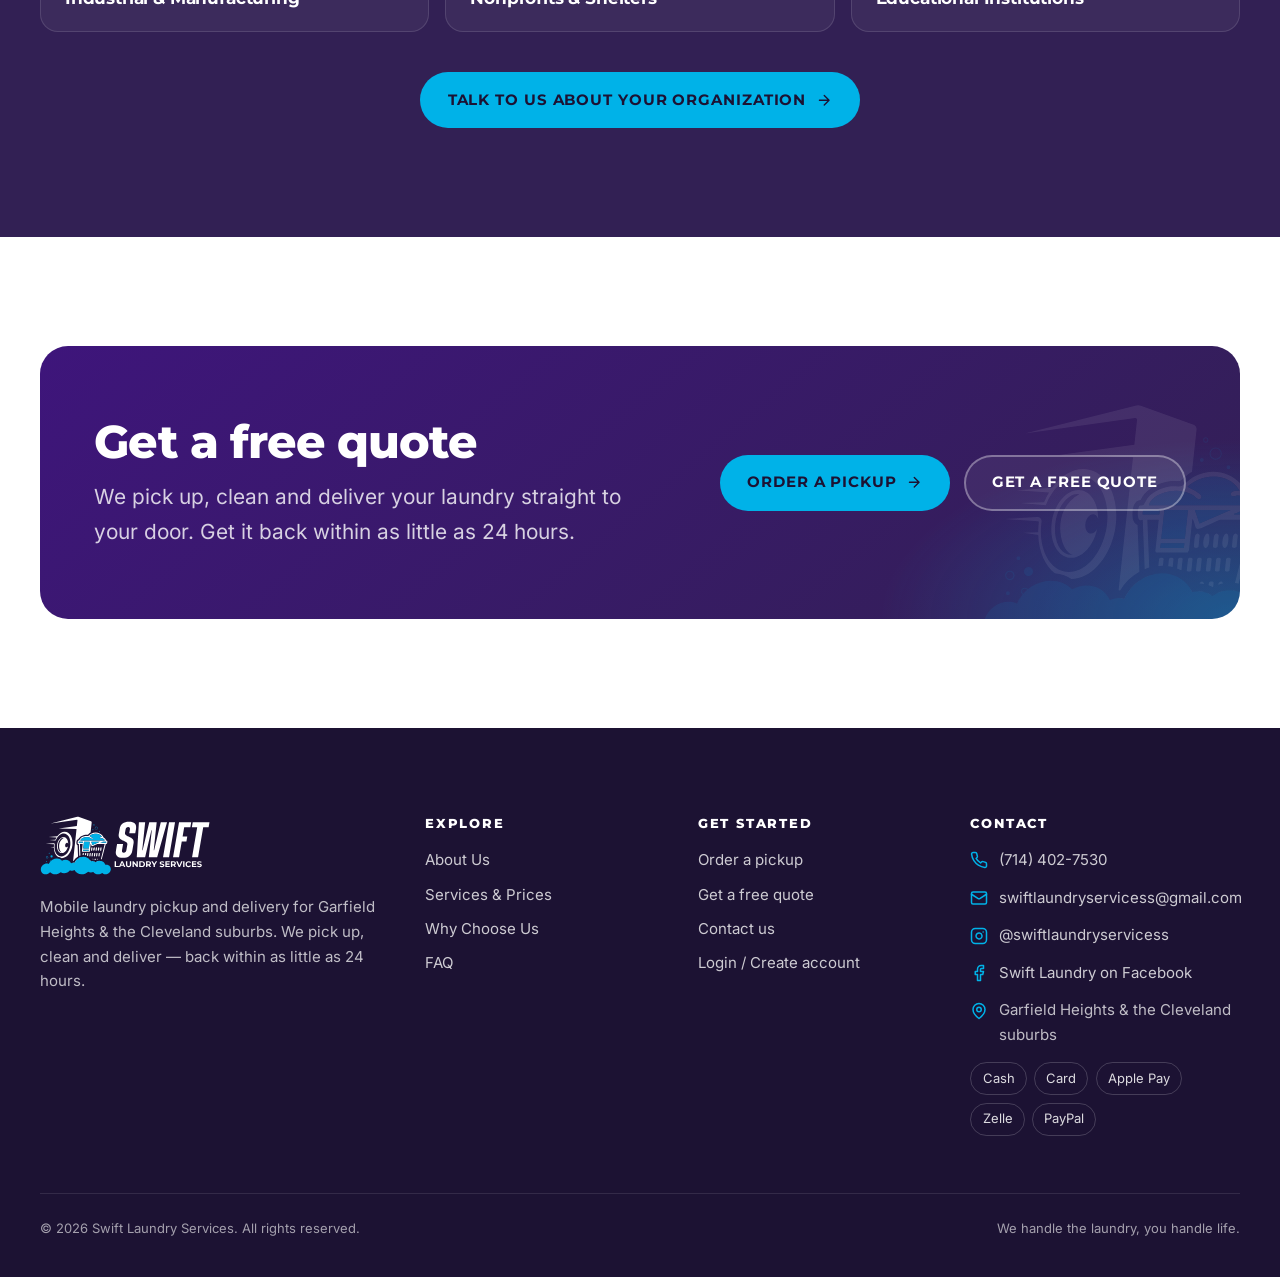
<file: services.html>
<!doctype html>
<html lang="en">
<head>
<meta charset="utf-8">
<!-- Designed & developed by Innocent Christo. © 2026 Innocent Christo. Built for Swift Laundry Services. -->
<meta name="author" content="Innocent Christo">
<link rel="author" href="humans.txt">
<meta name="viewport" content="width=device-width, initial-scale=1, viewport-fit=cover">
<title>Services & Prices | Swift Laundry Services</title>
<meta name="description" content="Wash & fold from $41.99 per bag, dry cleaning and ironing with pickup and delivery in Garfield Heights and the Cleveland suburbs.">
<link rel="canonical" href="https://swift-laundry-services.github.io/website/services.html">
<meta name="theme-color" content="#322054">
<meta property="og:type" content="website">
<meta property="og:site_name" content="Swift Laundry Services">
<meta property="og:title" content="Services & Prices | Swift Laundry Services">
<meta property="og:description" content="Wash & fold from $41.99 per bag, dry cleaning and ironing with pickup and delivery in Garfield Heights and the Cleveland suburbs.">
<meta property="og:url" content="https://swift-laundry-services.github.io/website/services.html">
<meta property="og:image" content="https://swift-laundry-services.github.io/website/assets/img/og-image.png">
<meta property="og:image:width" content="1200">
<meta property="og:image:height" content="630">
<meta property="og:image:alt" content="Swift Laundry Services — your most reliable mobile laundry solution">
<meta name="twitter:card" content="summary_large_image">
<meta name="twitter:title" content="Services & Prices | Swift Laundry Services">
<meta name="twitter:description" content="Wash & fold from $41.99 per bag, dry cleaning and ironing with pickup and delivery in Garfield Heights and the Cleveland suburbs.">
<meta name="twitter:image" content="https://swift-laundry-services.github.io/website/assets/img/og-image.png">
<link rel="icon" href="favicon.ico" sizes="any">
<link rel="icon" href="assets/img/favicon.svg" type="image/svg+xml">
<link rel="apple-touch-icon" href="assets/img/apple-touch-icon.png">
<link rel="manifest" href="site.webmanifest">
<link rel="preload" href="assets/fonts/montserrat-latin-var.woff2" as="font" type="font/woff2" crossorigin>
<link rel="preload" href="assets/fonts/inter-latin-var.woff2" as="font" type="font/woff2" crossorigin>
<link rel="stylesheet" href="assets/css/styles.css">
<script>document.documentElement.classList.add("js")</script>
</head>
<body class="has-mobile-bar">
<a class="skip-link" href="#main">Skip to content</a>
<header class="site-header">
  <div class="container header-inner">
    <a class="brand" href="index.html" aria-label="Swift Laundry Services — home">
      <img src="assets/img/logo.svg" alt="Swift Laundry Services" width="156" height="54">
    </a>
    <nav class="primary-nav" aria-label="Main">
      <ul class="nav-list">
          <li><a class="nav-link" href="about.html">About Us</a></li>
          <li><a class="nav-link" href="services.html" aria-current="page">Services</a></li>
          <li><a class="nav-link" href="why-choose-us.html">Why Choose Us</a></li>
          <li><a class="nav-link" href="contact.html">Contact Us</a></li>
          <li><a class="nav-link" href="login.html">Login</a></li>
      </ul>
    </nav>
    <div class="header-actions">
      <a class="icon-btn header-call" href="tel:+17144027530" data-href="tel" aria-label="Call us on (714) 402-7530"><svg class="icon" viewBox="0 0 24 24" aria-hidden="true" focusable="false"><path d="M22 16.92v3a2 2 0 0 1-2.18 2 19.79 19.79 0 0 1-8.63-3.07 19.5 19.5 0 0 1-6-6 19.79 19.79 0 0 1-3.07-8.67A2 2 0 0 1 4.11 2h3a2 2 0 0 1 2 1.72c.13.96.36 1.9.7 2.81a2 2 0 0 1-.45 2.11L8.09 9.91a16 16 0 0 0 6 6l1.27-1.27a2 2 0 0 1 2.11-.45c.91.34 1.85.57 2.81.7A2 2 0 0 1 22 16.92z"/></svg></a>
      <a class="btn btn--primary btn--sm header-cta" href="order.html">Order a pickup</a>
      <button class="icon-btn nav-toggle" type="button" aria-expanded="false" aria-controls="mobile-nav" aria-label="Open menu">
        <svg class="icon icon-menu" viewBox="0 0 24 24" aria-hidden="true" focusable="false"><path d="M4 6h16M4 12h16M4 18h16"/></svg>
        <svg class="icon icon-close" viewBox="0 0 24 24" aria-hidden="true" focusable="false"><path d="M18 6 6 18M6 6l12 12"/></svg>
      </button>
    </div>
  </div>
  <nav class="mobile-nav" id="mobile-nav" aria-label="Mobile" hidden>
    <ul>
      <li><a href="about.html">About Us<svg class="icon" viewBox="0 0 24 24" aria-hidden="true" focusable="false"><path d="M5 12h14M12 5l7 7-7 7"/></svg></a></li>
      <li><a href="services.html" aria-current="page">Services<svg class="icon" viewBox="0 0 24 24" aria-hidden="true" focusable="false"><path d="M5 12h14M12 5l7 7-7 7"/></svg></a></li>
      <li><a href="why-choose-us.html">Why Choose Us<svg class="icon" viewBox="0 0 24 24" aria-hidden="true" focusable="false"><path d="M5 12h14M12 5l7 7-7 7"/></svg></a></li>
      <li><a href="contact.html">Contact Us<svg class="icon" viewBox="0 0 24 24" aria-hidden="true" focusable="false"><path d="M5 12h14M12 5l7 7-7 7"/></svg></a></li>
      <li><a href="login.html">Login<svg class="icon" viewBox="0 0 24 24" aria-hidden="true" focusable="false"><path d="M5 12h14M12 5l7 7-7 7"/></svg></a></li>
    </ul>
    <a class="btn btn--primary" href="order.html">Order a pickup</a>
    <a class="btn btn--outline" href="tel:+17144027530" data-href="tel"><svg class="icon" viewBox="0 0 24 24" aria-hidden="true" focusable="false"><path d="M22 16.92v3a2 2 0 0 1-2.18 2 19.79 19.79 0 0 1-8.63-3.07 19.5 19.5 0 0 1-6-6 19.79 19.79 0 0 1-3.07-8.67A2 2 0 0 1 4.11 2h3a2 2 0 0 1 2 1.72c.13.96.36 1.9.7 2.81a2 2 0 0 1-.45 2.11L8.09 9.91a16 16 0 0 0 6 6l1.27-1.27a2 2 0 0 1 2.11-.45c.91.34 1.85.57 2.81.7A2 2 0 0 1 22 16.92z"/></svg><span data-bind="phone">(714) 402-7530</span></a>
  </nav>
</header>
<main id="main">
<section class="page-hero on-dark">
  <div class="container">
    <nav class="breadcrumb" aria-label="Breadcrumb"><ol><li><a href="index.html">Home</a></li><li><span aria-current="page">Services</span></li></ol></nav>
    <h1>Services &amp; prices</h1>
    <p>Wash &amp; fold, dry cleaning and ironing — collected from your door and delivered back, fresh and ready to wear.</p>
  </div>
  <div class="cloud-edge " aria-hidden="true">
    <svg viewBox="0 0 1440 120" preserveAspectRatio="none" focusable="false">
      <path class="c-back" d="M0 120V84C6 32 119 32 125 84C132 46 262 46 269 84C276 31 395 31 402 84C409 30 535 30 542 84C549 48 682 48 689 84C696 50 830 50 837 84C845 35 997 35 1005 84C1011 33 1125 33 1131 84C1137 44 1249 44 1255 84C1263 35 1402 35 1410 84C1412 33 1438 33 1440 84V120Z"/>
      <path class="c-front" d="M0 120V104C6 74 114 74 120 104C126 77 239 77 245 104C250 61 344 61 349 104C354 67 450 67 455 104C462 77 585 77 592 104C599 72 717 72 724 104C729 76 821 76 826 104C832 65 947 65 953 104C958 71 1052 71 1057 104C1062 61 1157 61 1162 104C1168 77 1283 77 1289 104C1296 75 1418 75 1425 104C1426 60 1439 60 1440 104V120Z"/>
    </svg>
  </div>
</section>

<section class="section" aria-labelledby="offer-title">
  <div class="container">
    <div class="section-head section-head--center reveal">
      <span class="eyebrow">What do we offer?</span>
      <h2 id="offer-title">Everything your wardrobe needs, without leaving home</h2>
      <!-- NEW COPY (owner to review): the concept had lorem ipsum here. -->
      <p>From everyday wash &amp; fold to dry cleaning and ironing, our own team picks up from your home or office and brings everything back — within as little as 24 hours. Simple flat-rate bags or per-pound pricing, and eco-friendly and hypoallergenic detergent options on request.</p>
    </div>
    <div class="grid services-grid">
      <article class="card card--lift card--media reveal" id="wash-fold-card" style="--d:0.0s">
        <div class="card-media"><picture class="photo "><source type="image/webp" srcset="assets/img/photos/photo-wash-fold-480.webp 480w, assets/img/photos/photo-wash-fold-800.webp 800w, assets/img/photos/photo-wash-fold-1200.webp 1200w" sizes="(min-width: 760px) 30vw, 92vw"><img src="assets/img/photos/photo-wash-fold-800.jpg" alt="Hands holding a neat stack of folded clothes in warm neutral tones" width="800" height="533" loading="lazy" decoding="async" style="object-position:50% 55%"></picture></div>
        <span class="icon-badge icon-badge--purple icon-badge--float"><svg class="icon" viewBox="0 0 24 24" aria-hidden="true" focusable="false"><path d="M3 6h3M17 6h.01"/><rect width="18" height="20" x="3" y="2" rx="2"/><circle cx="12" cy="13" r="5"/><path d="M12 18a2.5 2.5 0 0 0 0-5 2.5 2.5 0 0 1 0-5"/></svg></span>
        <h3>Laundry · Wash &amp; Fold</h3>
        <p>We pick up your dirty laundry, sort it, pre-treat stains, wash, dry, fold, and deliver it back to your house or office in no time.</p>
        <p class="list-label">What we do:</p>
        <ul class="check-list"><li><svg class="icon" viewBox="0 0 24 24" aria-hidden="true" focusable="false"><path d="M20 6 9 17l-5-5"/></svg>Pick up</li><li><svg class="icon" viewBox="0 0 24 24" aria-hidden="true" focusable="false"><path d="M20 6 9 17l-5-5"/></svg>Sort and organize</li><li><svg class="icon" viewBox="0 0 24 24" aria-hidden="true" focusable="false"><path d="M20 6 9 17l-5-5"/></svg>Pre-treat stains</li><li><svg class="icon" viewBox="0 0 24 24" aria-hidden="true" focusable="false"><path d="M20 6 9 17l-5-5"/></svg>Wash, dry and fold</li><li><svg class="icon" viewBox="0 0 24 24" aria-hidden="true" focusable="false"><path d="M20 6 9 17l-5-5"/></svg>Deliver back to your door</li></ul>
        <a class="link-arrow" href="order.html?service=wash-fold">Book this service <svg class="icon" viewBox="0 0 24 24" aria-hidden="true" focusable="false"><path d="M5 12h14M12 5l7 7-7 7"/></svg></a>
      </article>
      <article class="card card--lift card--media reveal" id="dry-cleaning-card" style="--d:0.08s">
        <div class="card-media"><picture class="photo "><source type="image/webp" srcset="assets/img/photos/photo-dry-cleaning-480.webp 480w, assets/img/photos/photo-dry-cleaning-800.webp 800w, assets/img/photos/photo-dry-cleaning-1200.webp 1200w" sizes="(min-width: 760px) 30vw, 92vw"><img src="assets/img/photos/photo-dry-cleaning-800.jpg" alt="A suit and a pressed dress shirt hanging on hangers in a wardrobe" width="800" height="533" loading="lazy" decoding="async" style="object-position:50% 40%"></picture></div>
        <span class="icon-badge icon-badge--purple icon-badge--float"><svg class="icon" viewBox="0 0 24 24" aria-hidden="true" focusable="false"><path d="M12 6a2 2 0 1 1 2-2c0 1.1-.9 1.5-2 2.5V8"/><path d="m12 8-9.3 7.4A1.5 1.5 0 0 0 3.6 18h16.8a1.5 1.5 0 0 0 .9-2.6Z"/></svg></span>
        <h3>Dry Cleaning</h3>
        <p>Seniors, professionals, and local residents love our reliable dry cleaning services for fast, accurate, high-quality results.</p>
        <p class="list-label">What we do:</p>
        <ul class="check-list"><li><svg class="icon" viewBox="0 0 24 24" aria-hidden="true" focusable="false"><path d="M20 6 9 17l-5-5"/></svg>Pick up</li><li><svg class="icon" viewBox="0 0 24 24" aria-hidden="true" focusable="false"><path d="M20 6 9 17l-5-5"/></svg>Pre-treat stains</li><li><svg class="icon" viewBox="0 0 24 24" aria-hidden="true" focusable="false"><path d="M20 6 9 17l-5-5"/></svg>Deodorize</li><li><svg class="icon" viewBox="0 0 24 24" aria-hidden="true" focusable="false"><path d="M20 6 9 17l-5-5"/></svg>Launder and clean</li><li><svg class="icon" viewBox="0 0 24 24" aria-hidden="true" focusable="false"><path d="M20 6 9 17l-5-5"/></svg>Deliver back to your door</li></ul>
        <a class="link-arrow" href="order.html?service=dry-cleaning">Book this service <svg class="icon" viewBox="0 0 24 24" aria-hidden="true" focusable="false"><path d="M5 12h14M12 5l7 7-7 7"/></svg></a>
      </article>
      <article class="card card--lift card--media reveal" id="ironing-card" style="--d:0.16s">
        <div class="card-media"><picture class="photo "><source type="image/webp" srcset="assets/img/photos/photo-ironing-480.webp 480w, assets/img/photos/photo-ironing-800.webp 800w, assets/img/photos/photo-ironing-1200.webp 1200w" sizes="(min-width: 760px) 30vw, 92vw"><img src="assets/img/photos/photo-ironing-800.jpg" alt="Person ironing a white shirt on an ironing board in a bright apartment" width="800" height="533" loading="lazy" decoding="async" style="object-position:40% 60%"></picture></div>
        <span class="icon-badge icon-badge--purple icon-badge--float"><svg class="icon" viewBox="0 0 24 24" aria-hidden="true" focusable="false"><path d="M20.38 3.46 16 2a4 4 0 0 1-8 0L3.62 3.46a2 2 0 0 0-1.34 2.23l.58 3.47a1 1 0 0 0 .99.84H6v10c0 1.1.9 2 2 2h8a2 2 0 0 0 2-2V10h2.15a1 1 0 0 0 .99-.84l.58-3.47a2 2 0 0 0-1.34-2.23z"/></svg></span>
        <h3>Ironing</h3>
        <p>We’ll straighten out your wardrobe so you can save time.</p>
        <p class="list-label">Clothing we iron:</p>
        <ul class="check-list"><li><svg class="icon" viewBox="0 0 24 24" aria-hidden="true" focusable="false"><path d="M20 6 9 17l-5-5"/></svg>Dress shirts</li><li><svg class="icon" viewBox="0 0 24 24" aria-hidden="true" focusable="false"><path d="M20 6 9 17l-5-5"/></svg>Suits</li><li><svg class="icon" viewBox="0 0 24 24" aria-hidden="true" focusable="false"><path d="M20 6 9 17l-5-5"/></svg>Blazers</li><li><svg class="icon" viewBox="0 0 24 24" aria-hidden="true" focusable="false"><path d="M20 6 9 17l-5-5"/></svg>Jeans / pants</li><li><svg class="icon" viewBox="0 0 24 24" aria-hidden="true" focusable="false"><path d="M20 6 9 17l-5-5"/></svg>Bridal dresses</li><li><svg class="icon" viewBox="0 0 24 24" aria-hidden="true" focusable="false"><path d="M20 6 9 17l-5-5"/></svg>Traditional / cultural attire</li></ul>
        <a class="link-arrow" href="order.html?service=ironing">Book this service <svg class="icon" viewBox="0 0 24 24" aria-hidden="true" focusable="false"><path d="M5 12h14M12 5l7 7-7 7"/></svg></a>
      </article>
    </div>
  </div>
</section>

<section class="section section--cyan" id="wash-fold" aria-labelledby="wf-title">
  <div class="container">
    <div class="section-head section-head--center reveal">
      <span class="eyebrow">Simple, upfront pricing</span>
      <h2 id="wf-title">Wash &amp; Fold prices</h2>
      <p>Flat-rate bag pricing — no hidden fees. Pick the bag that fits your load.</p>
    </div>
    <div class="price-grid" data-render="washFold" data-featured="1">
      <noscript><p class="text-center">Single Load (½ bag, 1–10 lbs) $41.99 · Couple Load (1 bag, 10–25 lbs) $56.99 · Family Load (2 bags, 25–40 lbs) $79.99. Call (714) 402-7530 for details.</p></noscript>
    </div>
    <p class="price-note reveal"><svg class="icon" viewBox="0 0 24 24" aria-hidden="true" focusable="false"><circle cx="12" cy="12" r="10"/><path d="M12 16v-4M12 8h.01"/></svg><span>Any additional weight is <strong data-bind="extraPerLb">$1.90</strong>/lb — we weigh your order at pickup.</span></p>
    <p class="price-note" data-tbc-for="washFold" hidden><svg class="icon" viewBox="0 0 24 24" aria-hidden="true" focusable="false"><circle cx="12" cy="12" r="10"/><path d="M12 16v-4M12 8h.01"/></svg><span>Duvet &amp; blanket pricing is being finalized — call <a href="tel:+17144027530" data-href="tel">(714) 402-7530</a> to confirm.</span></p>
  </div>
</section>

<section class="section" id="dry-cleaning" aria-labelledby="dc-title">
  <div class="container">
    <div class="section-head reveal">
      <span class="eyebrow">Dry cleaning &amp; ironing</span>
      <h2 id="dc-title">Item prices</h2>
      <p>Clear per-item pricing for dry cleaning and ironing.</p>
    </div>
    <div class="grid" style="gap:2rem">
      <div class="price-table-wrap reveal" id="dry-cleaning-prices">
      <div class="price-table-head on-dark"><h3><svg class="icon" viewBox="0 0 24 24" aria-hidden="true" focusable="false"><path d="M12 6a2 2 0 1 1 2-2c0 1.1-.9 1.5-2 2.5V8"/><path d="m12 8-9.3 7.4A1.5 1.5 0 0 0 3.6 18h16.8a1.5 1.5 0 0 0 .9-2.6Z"/></svg>Dry cleaning prices</h3><span>Prices per item, USD</span></div>
      <ul class="price-list" data-render="dryCleaning" aria-label="Dry cleaning prices">
        <noscript><li>Please call (714) 402-7530 for current prices.</li></noscript>
      </ul>
      <div class="price-table-foot">
        <p>Some factors may affect pricing, e.g. the fabric of the clothing. We also cater for special requests — don’t see your item here? <a href="contact.html?topic=quote#contact-form">Contact us</a>.</p>
        <p class="tbc-note" data-tbc-for="dryCleaning" hidden><svg class="icon" viewBox="0 0 24 24" aria-hidden="true" focusable="false"><circle cx="12" cy="12" r="10"/><path d="M12 16v-4M12 8h.01"/></svg><span>These prices are being finalized. Please call <a href="tel:+17144027530" data-href="tel">(714) 402-7530</a> to confirm before you book.</span></p>
      </div>
    </div>
      <div id="ironing">
      <div class="price-table-wrap reveal" id="ironing-prices">
      <div class="price-table-head on-dark"><h3><svg class="icon" viewBox="0 0 24 24" aria-hidden="true" focusable="false"><path d="M20.38 3.46 16 2a4 4 0 0 1-8 0L3.62 3.46a2 2 0 0 0-1.34 2.23l.58 3.47a1 1 0 0 0 .99.84H6v10c0 1.1.9 2 2 2h8a2 2 0 0 0 2-2V10h2.15a1 1 0 0 0 .99-.84l.58-3.47a2 2 0 0 0-1.34-2.23z"/></svg>Ironing prices</h3><span>Prices per item, USD</span></div>
      <ul class="price-list" data-render="ironing" aria-label="Ironing prices">
        <noscript><li>Please call (714) 402-7530 for current prices.</li></noscript>
      </ul>
      <div class="price-table-foot">
        <p>Need a special request, or don’t see an item on our list? Don’t worry — we’ll accommodate. <a href="contact.html?topic=quote#contact-form">Contact us</a>.</p>
        <p class="tbc-note" data-tbc-for="ironing" hidden><svg class="icon" viewBox="0 0 24 24" aria-hidden="true" focusable="false"><circle cx="12" cy="12" r="10"/><path d="M12 16v-4M12 8h.01"/></svg><span>These prices are being finalized. Please call <a href="tel:+17144027530" data-href="tel">(714) 402-7530</a> to confirm before you book.</span></p>
      </div>
    </div>
      </div>
    </div>
  </div>
</section>

<section class="section section--dark on-dark" aria-labelledby="ind-title">
  <div class="container">
    <div class="section-head section-head--center reveal">
      <span class="eyebrow">For businesses &amp; organizations</span>
      <h2 id="ind-title">Industries we serve</h2>
      <p>Reliable pickup and delivery for organizations that run on clean linens and uniforms.</p>
    </div>
    <ul class="industry-grid" role="list">
      <li class="industry reveal" style="--d:0.0s"><span class="icon-badge icon-badge--dark"><svg class="icon" viewBox="0 0 24 24" aria-hidden="true" focusable="false"><path d="M16 21v-2a4 4 0 0 0-4-4H6a4 4 0 0 0-4 4v2"/><circle cx="9" cy="7" r="4"/><path d="M22 21v-2a4 4 0 0 0-3-3.87M16 3.13a4 4 0 0 1 0 7.75"/></svg></span><h3>Seniors &amp; Supported Living</h3></li>
      <li class="industry reveal" style="--d:0.06s"><span class="icon-badge icon-badge--dark"><svg class="icon" viewBox="0 0 24 24" aria-hidden="true" focusable="false"><path d="M4.8 2.3A.3.3 0 1 0 5 2H4a2 2 0 0 0-2 2v5a6 6 0 0 0 6 6 6 6 0 0 0 6-6V4a2 2 0 0 0-2-2h-1a.2.2 0 1 0 .3.3"/><path d="M8 15v1a6 6 0 0 0 6 6 6 6 0 0 0 6-6v-4"/><circle cx="20" cy="10" r="2"/></svg></span><h3>Health Care</h3></li>
      <li class="industry reveal" style="--d:0.12s"><span class="icon-badge icon-badge--dark"><svg class="icon" viewBox="0 0 24 24" aria-hidden="true" focusable="false"><path d="M2 18a1 1 0 0 0 1 1h18a1 1 0 0 0 1-1v-2a1 1 0 0 0-1-1H3a1 1 0 0 0-1 1v2z"/><path d="M10 10V5a1 1 0 0 1 1-1h2a1 1 0 0 1 1 1v5"/><path d="M4 15v-3a6 6 0 0 1 6-6"/><path d="M14 6a6 6 0 0 1 6 6v3"/></svg></span><h3>Construction</h3></li>
      <li class="industry reveal" style="--d:0.18s"><span class="icon-badge icon-badge--dark"><svg class="icon" viewBox="0 0 24 24" aria-hidden="true" focusable="false"><path d="M2 20a2 2 0 0 0 2 2h16a2 2 0 0 0 2-2V8l-7 5V8l-7 5V4a2 2 0 0 0-2-2H4a2 2 0 0 0-2 2Z"/><path d="M17 18h1M12 18h1M7 18h1"/></svg></span><h3>Industrial &amp; Manufacturing</h3></li>
      <li class="industry reveal" style="--d:0.24s"><span class="icon-badge icon-badge--dark"><svg class="icon" viewBox="0 0 24 24" aria-hidden="true" focusable="false"><path d="M19 14c1.49-1.46 3-3.21 3-5.5A5.5 5.5 0 0 0 16.5 3c-1.76 0-3 .5-4.5 2-1.5-1.5-2.74-2-4.5-2A5.5 5.5 0 0 0 2 8.5c0 2.3 1.5 4.05 3 5.5l7 7Z"/></svg></span><h3>Nonprofits &amp; Shelters</h3></li>
      <li class="industry reveal" style="--d:0.3s"><span class="icon-badge icon-badge--dark"><svg class="icon" viewBox="0 0 24 24" aria-hidden="true" focusable="false"><path d="M22 10v6M2 10l10-5 10 5-10 5z"/><path d="M6 12v5c3 3 9 3 12 0v-5"/></svg></span><h3>Educational Institutions</h3></li>
    </ul>
    <div class="text-center" style="margin-top:2.5rem">
      <a class="btn btn--primary" href="contact.html?topic=business#contact-form">Talk to us about your organization <svg class="icon icon--arrow" viewBox="0 0 24 24" aria-hidden="true" focusable="false"><path d="M5 12h14M12 5l7 7-7 7"/></svg></a>
    </div>
  </div>
</section>
<section class="section" aria-labelledby="cta-title">
  <div class="container">
    <div class="cta-band on-dark reveal">
      <img class="mark" src="assets/img/logo-mark-white.svg" alt="" width="300" height="246" loading="lazy">
      <div>
        <h2 id="cta-title">Get a free quote</h2>
        <p>We pick up, clean and deliver your laundry straight to your door. Get it back within as little as 24 hours.</p>
      </div>
      <div class="btn-row">
        <a class="btn btn--primary" href="order.html">Order a pickup <svg class="icon icon--arrow" viewBox="0 0 24 24" aria-hidden="true" focusable="false"><path d="M5 12h14M12 5l7 7-7 7"/></svg></a>
        <a class="btn btn--ghost" href="contact.html?topic=quote#contact-form">Get a free quote</a>
      </div>
    </div>
  </div>
</section>

</main>
<footer class="site-footer on-dark">
  <div class="container">
    <div class="footer-grid">
      <div class="footer-brand">
        <img src="assets/img/logo-white.svg" alt="Swift Laundry Services" width="170" height="59" loading="lazy">
        <p>Mobile laundry pickup and delivery for <span data-bind="serviceArea">Garfield Heights &amp; the Cleveland suburbs</span>. We pick up, clean and deliver — back within as little as 24 hours.</p>
      </div>
      <div>
        <h2>Explore</h2>
        <ul class="footer-links">
          <li><a href="about.html">About Us</a></li>
          <li><a href="services.html">Services &amp; Prices</a></li>
          <li><a href="why-choose-us.html">Why Choose Us</a></li>
          <li><a href="index.html#faq">FAQ</a></li>
        </ul>
      </div>
      <div>
        <h2>Get started</h2>
        <ul class="footer-links">
          <li><a href="order.html">Order a pickup</a></li>
          <li><a href="contact.html?topic=quote#contact-form">Get a free quote</a></li>
          <li><a href="contact.html">Contact us</a></li>
          <li><a href="login.html">Login / Create account</a></li>
        </ul>
      </div>
      <div>
        <h2>Contact</h2>
        <ul class="footer-contact">
          <li><svg class="icon" viewBox="0 0 24 24" aria-hidden="true" focusable="false"><path d="M22 16.92v3a2 2 0 0 1-2.18 2 19.79 19.79 0 0 1-8.63-3.07 19.5 19.5 0 0 1-6-6 19.79 19.79 0 0 1-3.07-8.67A2 2 0 0 1 4.11 2h3a2 2 0 0 1 2 1.72c.13.96.36 1.9.7 2.81a2 2 0 0 1-.45 2.11L8.09 9.91a16 16 0 0 0 6 6l1.27-1.27a2 2 0 0 1 2.11-.45c.91.34 1.85.57 2.81.7A2 2 0 0 1 22 16.92z"/></svg><a href="tel:+17144027530" data-href="tel"><span data-bind="phone">(714) 402-7530</span></a></li>
          <li data-requires="business.email" hidden><svg class="icon" viewBox="0 0 24 24" aria-hidden="true" focusable="false"><rect width="20" height="16" x="2" y="4" rx="2"/><path d="m22 7-8.97 5.7a1.94 1.94 0 0 1-2.06 0L2 7"/></svg><a href="#" data-href="email"><span data-bind="email"></span></a></li>
          <li data-requires="business.address" hidden><svg class="icon" viewBox="0 0 24 24" aria-hidden="true" focusable="false"><path d="m3 9 9-7 9 7v11a2 2 0 0 1-2 2H5a2 2 0 0 1-2-2z"/><path d="M9 22V12h6v10"/></svg><span data-bind="address"></span></li>
          <li data-requires="social.instagram" hidden><svg class="icon" viewBox="0 0 24 24" aria-hidden="true" focusable="false"><rect width="20" height="20" x="2" y="2" rx="5"/><path d="M16 11.37A4 4 0 1 1 12.63 8 4 4 0 0 1 16 11.37z"/><path d="M17.5 6.5h.01"/></svg><a href="#" data-social="instagram" target="_blank" rel="noopener">@swiftlaundryservicess</a></li>
          <li data-requires="social.facebook" hidden><svg class="icon" viewBox="0 0 24 24" aria-hidden="true" focusable="false"><path d="M18 2h-3a5 5 0 0 0-5 5v3H7v4h3v8h4v-8h3l1-4h-4V7a1 1 0 0 1 1-1h3z"/></svg><a href="#" data-social="facebook" target="_blank" rel="noopener">Swift Laundry on Facebook</a></li>
          <li><svg class="icon" viewBox="0 0 24 24" aria-hidden="true" focusable="false"><path d="M20 10c0 6-8 12-8 12s-8-6-8-12a8 8 0 0 1 16 0Z"/><circle cx="12" cy="10" r="3"/></svg><span data-bind="serviceArea">Garfield Heights &amp; the Cleveland suburbs</span></li>
        </ul>
        <ul class="pay-list" aria-label="Payment methods we accept">
          <li>Cash</li><li>Card</li><li>Apple Pay</li><li>Zelle</li><li>PayPal</li>
        </ul>
      </div>
    </div>
    <div class="footer-bottom">
      <p>&copy; <span data-bind="year">2026</span> Swift Laundry Services. All rights reserved.</p>
      <p>We handle the laundry, you handle life.</p>
    </div>
  </div>
</footer>
<nav class="mobile-bar" aria-label="Quick actions">
  <a class="btn btn--outline" href="tel:+17144027530" data-href="tel" aria-label="Call us on (714) 402-7530"><svg class="icon" viewBox="0 0 24 24" aria-hidden="true" focusable="false"><path d="M22 16.92v3a2 2 0 0 1-2.18 2 19.79 19.79 0 0 1-8.63-3.07 19.5 19.5 0 0 1-6-6 19.79 19.79 0 0 1-3.07-8.67A2 2 0 0 1 4.11 2h3a2 2 0 0 1 2 1.72c.13.96.36 1.9.7 2.81a2 2 0 0 1-.45 2.11L8.09 9.91a16 16 0 0 0 6 6l1.27-1.27a2 2 0 0 1 2.11-.45c.91.34 1.85.57 2.81.7A2 2 0 0 1 22 16.92z"/></svg>Call</a>
  <a class="btn btn--primary" href="order.html">Order a pickup <svg class="icon icon--arrow" viewBox="0 0 24 24" aria-hidden="true" focusable="false"><path d="M5 12h14M12 5l7 7-7 7"/></svg></a>
</nav>
<script src="assets/js/site-config.js"></script>
<script src="assets/js/main.js"></script>
</body>
</html>
</file>
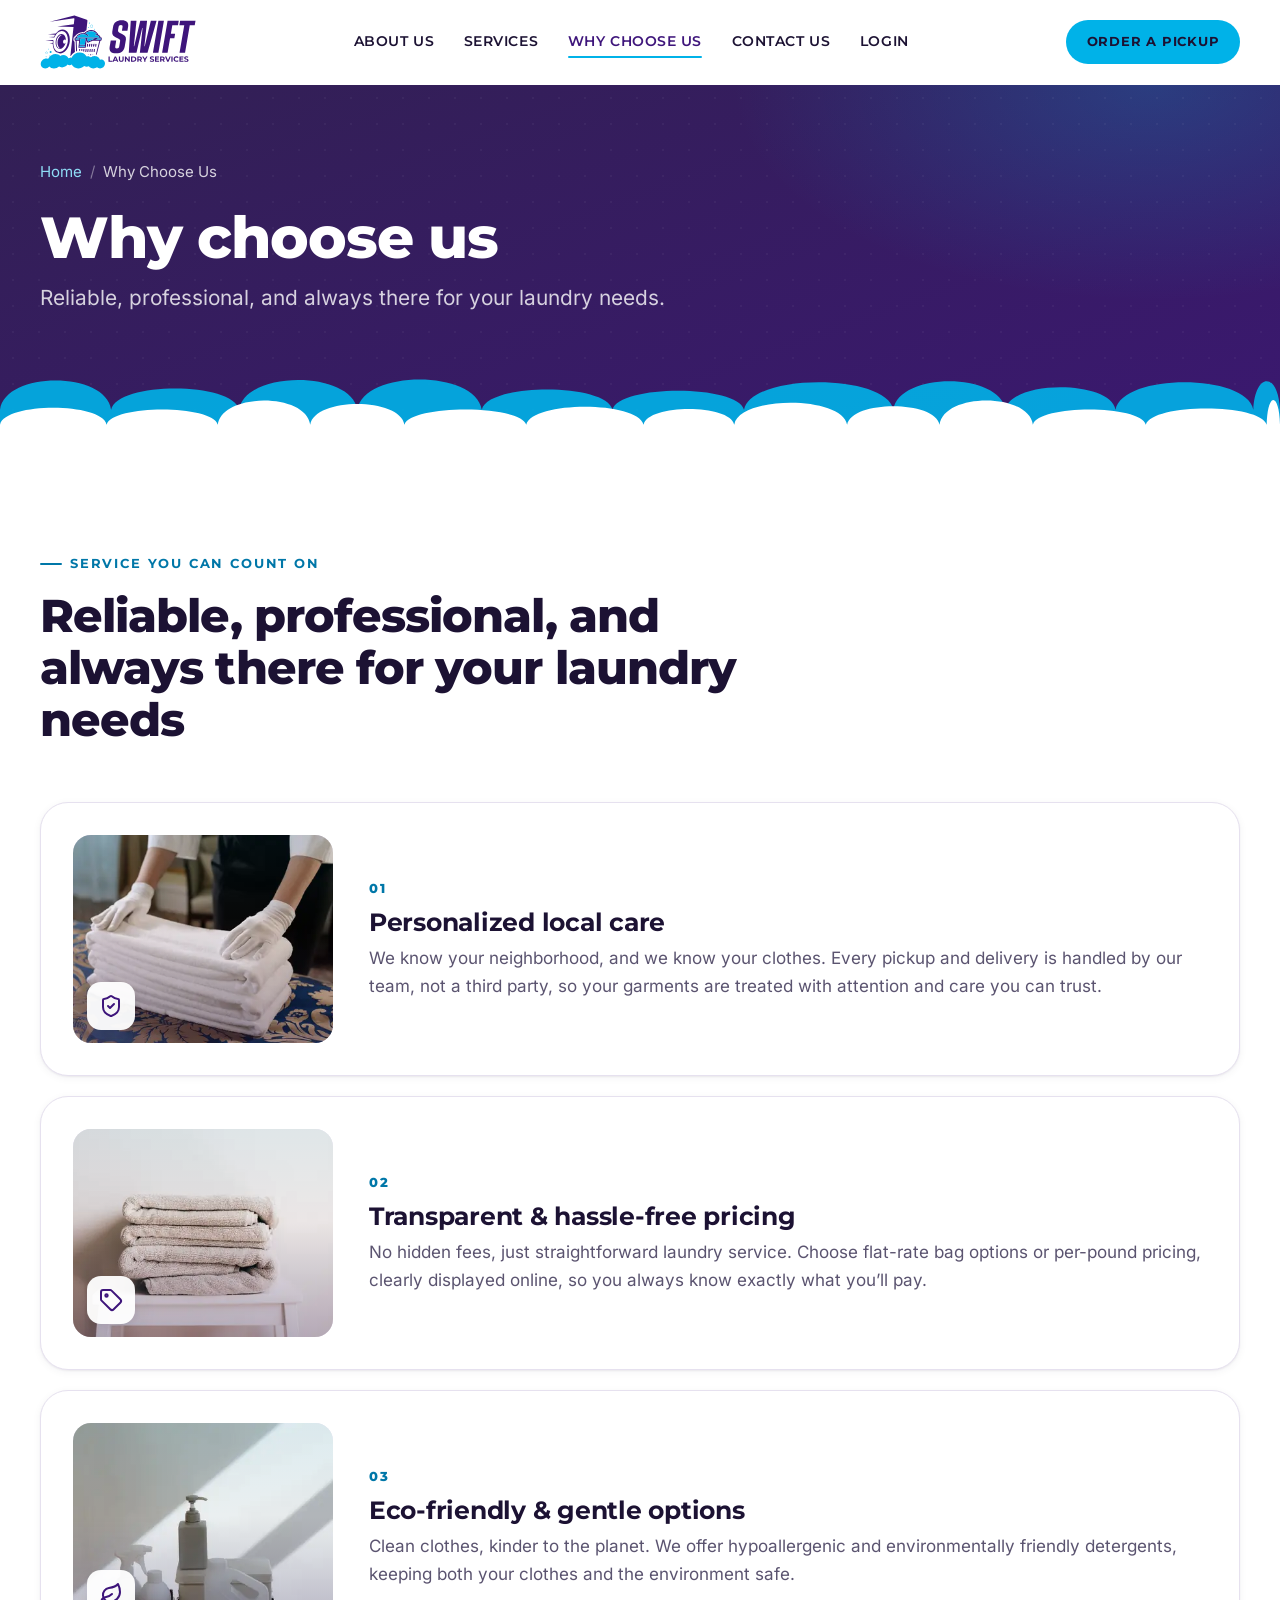
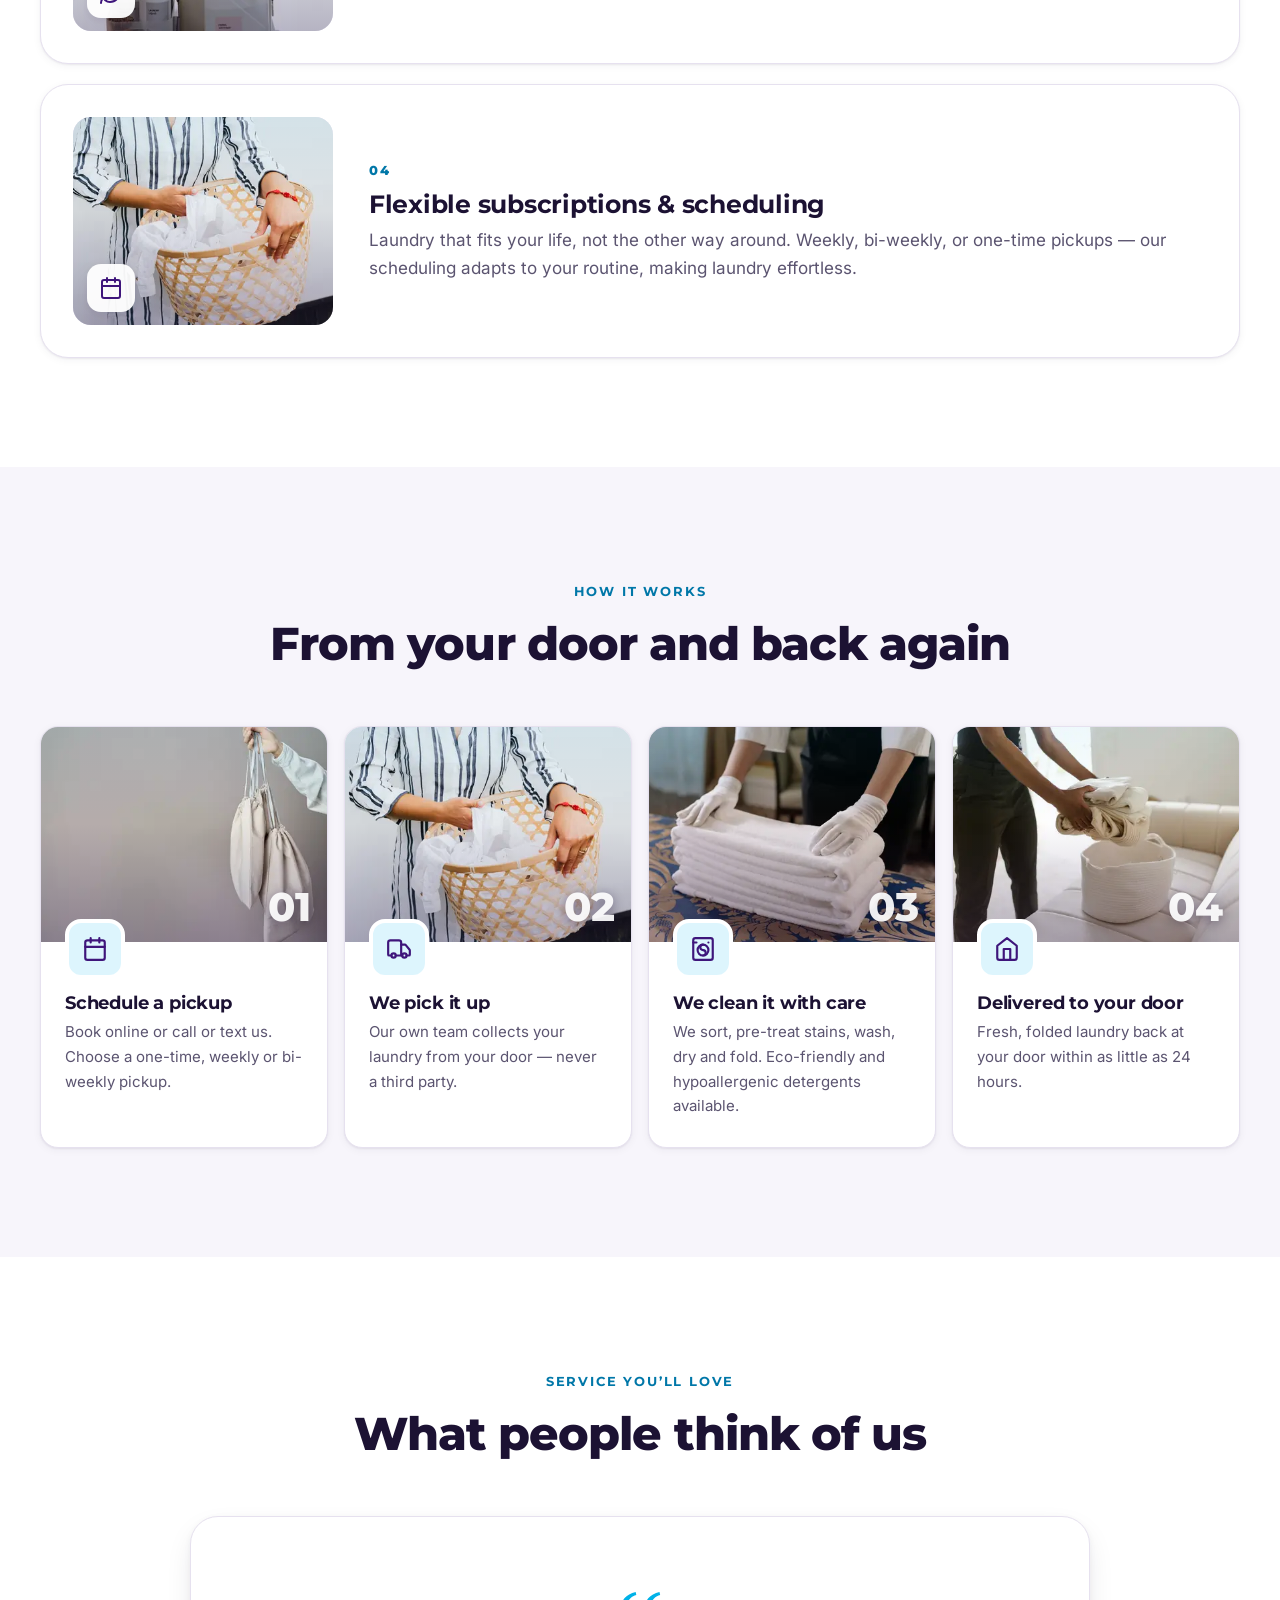
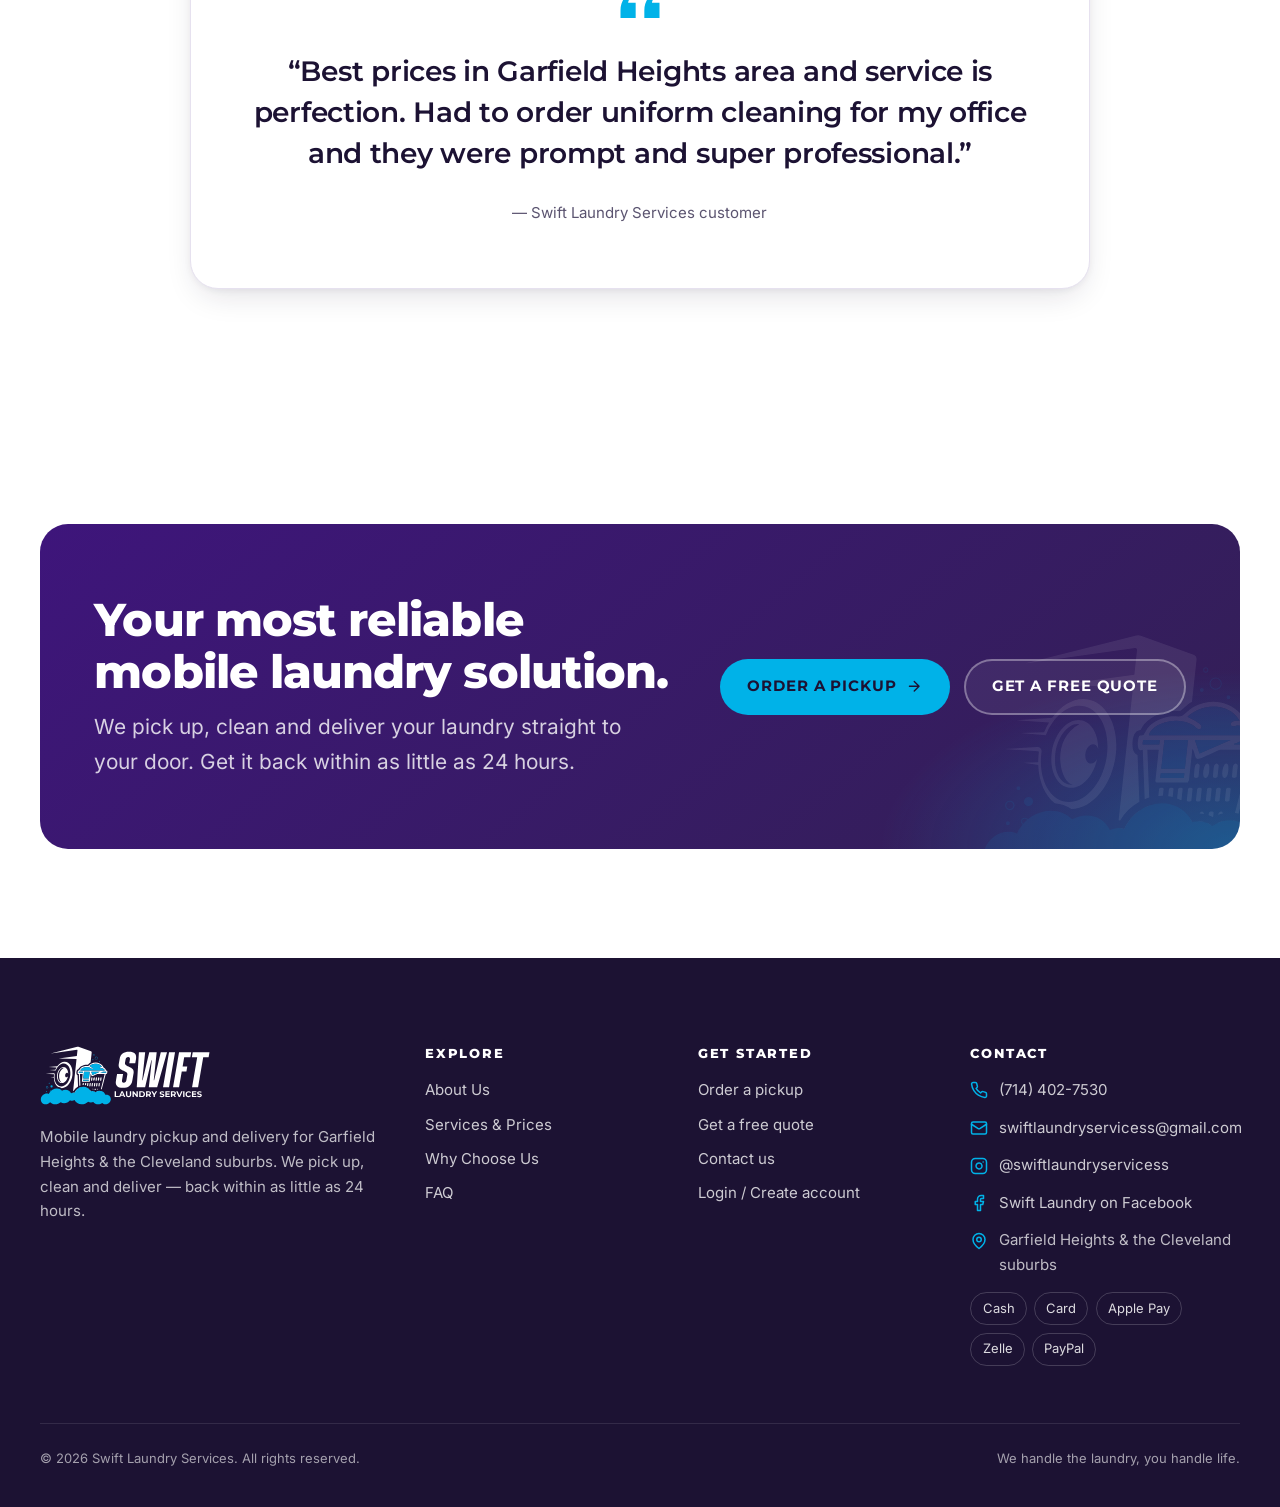
<file: why-choose-us.html>
<!doctype html>
<html lang="en">
<head>
<meta charset="utf-8">
<!-- Designed & developed by Innocent Christo. © 2026 Innocent Christo. Built for Swift Laundry Services. -->
<meta name="author" content="Innocent Christo">
<link rel="author" href="humans.txt">
<meta name="viewport" content="width=device-width, initial-scale=1, viewport-fit=cover">
<title>Why Choose Us | Swift Laundry Services</title>
<meta name="description" content="Personal, local laundry service: our own pickup team, transparent pricing, eco-friendly detergents and flexible weekly, bi-weekly or one-time pickups.">
<link rel="canonical" href="https://swift-laundry-services.github.io/website/why-choose-us.html">
<meta name="theme-color" content="#322054">
<meta property="og:type" content="website">
<meta property="og:site_name" content="Swift Laundry Services">
<meta property="og:title" content="Why Choose Us | Swift Laundry Services">
<meta property="og:description" content="Personal, local laundry service: our own pickup team, transparent pricing, eco-friendly detergents and flexible weekly, bi-weekly or one-time pickups.">
<meta property="og:url" content="https://swift-laundry-services.github.io/website/why-choose-us.html">
<meta property="og:image" content="https://swift-laundry-services.github.io/website/assets/img/og-image.png">
<meta property="og:image:width" content="1200">
<meta property="og:image:height" content="630">
<meta property="og:image:alt" content="Swift Laundry Services — your most reliable mobile laundry solution">
<meta name="twitter:card" content="summary_large_image">
<meta name="twitter:title" content="Why Choose Us | Swift Laundry Services">
<meta name="twitter:description" content="Personal, local laundry service: our own pickup team, transparent pricing, eco-friendly detergents and flexible weekly, bi-weekly or one-time pickups.">
<meta name="twitter:image" content="https://swift-laundry-services.github.io/website/assets/img/og-image.png">
<link rel="icon" href="favicon.ico" sizes="any">
<link rel="icon" href="assets/img/favicon.svg" type="image/svg+xml">
<link rel="apple-touch-icon" href="assets/img/apple-touch-icon.png">
<link rel="manifest" href="site.webmanifest">
<link rel="preload" href="assets/fonts/montserrat-latin-var.woff2" as="font" type="font/woff2" crossorigin>
<link rel="preload" href="assets/fonts/inter-latin-var.woff2" as="font" type="font/woff2" crossorigin>
<link rel="stylesheet" href="assets/css/styles.css">
<script>document.documentElement.classList.add("js")</script>
</head>
<body class="has-mobile-bar">
<a class="skip-link" href="#main">Skip to content</a>
<header class="site-header">
  <div class="container header-inner">
    <a class="brand" href="index.html" aria-label="Swift Laundry Services — home">
      <img src="assets/img/logo.svg" alt="Swift Laundry Services" width="156" height="54">
    </a>
    <nav class="primary-nav" aria-label="Main">
      <ul class="nav-list">
          <li><a class="nav-link" href="about.html">About Us</a></li>
          <li><a class="nav-link" href="services.html">Services</a></li>
          <li><a class="nav-link" href="why-choose-us.html" aria-current="page">Why Choose Us</a></li>
          <li><a class="nav-link" href="contact.html">Contact Us</a></li>
          <li><a class="nav-link" href="login.html">Login</a></li>
      </ul>
    </nav>
    <div class="header-actions">
      <a class="icon-btn header-call" href="tel:+17144027530" data-href="tel" aria-label="Call us on (714) 402-7530"><svg class="icon" viewBox="0 0 24 24" aria-hidden="true" focusable="false"><path d="M22 16.92v3a2 2 0 0 1-2.18 2 19.79 19.79 0 0 1-8.63-3.07 19.5 19.5 0 0 1-6-6 19.79 19.79 0 0 1-3.07-8.67A2 2 0 0 1 4.11 2h3a2 2 0 0 1 2 1.72c.13.96.36 1.9.7 2.81a2 2 0 0 1-.45 2.11L8.09 9.91a16 16 0 0 0 6 6l1.27-1.27a2 2 0 0 1 2.11-.45c.91.34 1.85.57 2.81.7A2 2 0 0 1 22 16.92z"/></svg></a>
      <a class="btn btn--primary btn--sm header-cta" href="order.html">Order a pickup</a>
      <button class="icon-btn nav-toggle" type="button" aria-expanded="false" aria-controls="mobile-nav" aria-label="Open menu">
        <svg class="icon icon-menu" viewBox="0 0 24 24" aria-hidden="true" focusable="false"><path d="M4 6h16M4 12h16M4 18h16"/></svg>
        <svg class="icon icon-close" viewBox="0 0 24 24" aria-hidden="true" focusable="false"><path d="M18 6 6 18M6 6l12 12"/></svg>
      </button>
    </div>
  </div>
  <nav class="mobile-nav" id="mobile-nav" aria-label="Mobile" hidden>
    <ul>
      <li><a href="about.html">About Us<svg class="icon" viewBox="0 0 24 24" aria-hidden="true" focusable="false"><path d="M5 12h14M12 5l7 7-7 7"/></svg></a></li>
      <li><a href="services.html">Services<svg class="icon" viewBox="0 0 24 24" aria-hidden="true" focusable="false"><path d="M5 12h14M12 5l7 7-7 7"/></svg></a></li>
      <li><a href="why-choose-us.html" aria-current="page">Why Choose Us<svg class="icon" viewBox="0 0 24 24" aria-hidden="true" focusable="false"><path d="M5 12h14M12 5l7 7-7 7"/></svg></a></li>
      <li><a href="contact.html">Contact Us<svg class="icon" viewBox="0 0 24 24" aria-hidden="true" focusable="false"><path d="M5 12h14M12 5l7 7-7 7"/></svg></a></li>
      <li><a href="login.html">Login<svg class="icon" viewBox="0 0 24 24" aria-hidden="true" focusable="false"><path d="M5 12h14M12 5l7 7-7 7"/></svg></a></li>
    </ul>
    <a class="btn btn--primary" href="order.html">Order a pickup</a>
    <a class="btn btn--outline" href="tel:+17144027530" data-href="tel"><svg class="icon" viewBox="0 0 24 24" aria-hidden="true" focusable="false"><path d="M22 16.92v3a2 2 0 0 1-2.18 2 19.79 19.79 0 0 1-8.63-3.07 19.5 19.5 0 0 1-6-6 19.79 19.79 0 0 1-3.07-8.67A2 2 0 0 1 4.11 2h3a2 2 0 0 1 2 1.72c.13.96.36 1.9.7 2.81a2 2 0 0 1-.45 2.11L8.09 9.91a16 16 0 0 0 6 6l1.27-1.27a2 2 0 0 1 2.11-.45c.91.34 1.85.57 2.81.7A2 2 0 0 1 22 16.92z"/></svg><span data-bind="phone">(714) 402-7530</span></a>
  </nav>
</header>
<main id="main">
<section class="page-hero on-dark">
  <div class="container">
    <nav class="breadcrumb" aria-label="Breadcrumb"><ol><li><a href="index.html">Home</a></li><li><span aria-current="page">Why Choose Us</span></li></ol></nav>
    <h1>Why choose us</h1>
    <p>Reliable, professional, and always there for your laundry needs.</p>
  </div>
  <div class="cloud-edge " aria-hidden="true">
    <svg viewBox="0 0 1440 120" preserveAspectRatio="none" focusable="false">
      <path class="c-back" d="M0 120V84C6 32 119 32 125 84C132 46 262 46 269 84C276 31 395 31 402 84C409 30 535 30 542 84C549 48 682 48 689 84C696 50 830 50 837 84C845 35 997 35 1005 84C1011 33 1125 33 1131 84C1137 44 1249 44 1255 84C1263 35 1402 35 1410 84C1412 33 1438 33 1440 84V120Z"/>
      <path class="c-front" d="M0 120V104C6 74 114 74 120 104C126 77 239 77 245 104C250 61 344 61 349 104C354 67 450 67 455 104C462 77 585 77 592 104C599 72 717 72 724 104C729 76 821 76 826 104C832 65 947 65 953 104C958 71 1052 71 1057 104C1062 61 1157 61 1162 104C1168 77 1283 77 1289 104C1296 75 1418 75 1425 104C1426 60 1439 60 1440 104V120Z"/>
    </svg>
  </div>
</section>

<section class="section" aria-labelledby="count-title">
  <div class="container">
    <div class="section-head reveal">
      <span class="eyebrow">Service you can count on</span>
      <h2 id="count-title">Reliable, professional, and always there for your laundry needs</h2>
    </div>
    <div class="feature-rows">
      <article class="feature-row reveal">
        <div class="visual visual--photo"><picture class="photo "><source type="image/webp" srcset="assets/img/photos/photo-care-480.webp 480w, assets/img/photos/photo-care-800.webp 800w, assets/img/photos/photo-care-1200.webp 1200w" sizes="(min-width: 760px) 300px, 92vw"><img src="assets/img/photos/photo-care-800.jpg" alt="Gloved hands neatly folding a stack of crisp white towels" width="800" height="533" loading="lazy" decoding="async" style="object-position:50% 55%"></picture><span class="visual-icon" aria-hidden="true"><svg class="icon" viewBox="0 0 24 24" aria-hidden="true" focusable="false"><path d="M20 13c0 5-3.5 7.5-7.66 8.95a1 1 0 0 1-.67-.01C7.5 20.5 4 18 4 13V6a1 1 0 0 1 1-1c2 0 4.5-1.2 6.24-2.72a1.17 1.17 0 0 1 1.52 0C14.51 3.81 17 5 19 5a1 1 0 0 1 1 1z"/><path d="m9 12 2 2 4-4"/></svg></span></div>
        <div><span class="num">01</span><h3>Personalized local care</h3><p>We know your neighborhood, and we know your clothes. Every pickup and delivery is handled by our team, not a third party, so your garments are treated with attention and care you can trust.</p></div>
      </article>
      <article class="feature-row reveal">
        <div class="visual visual--photo"><picture class="photo "><source type="image/webp" srcset="assets/img/photos/photo-towels-480.webp 480w, assets/img/photos/photo-towels-800.webp 800w, assets/img/photos/photo-towels-1200.webp 1200w" sizes="(min-width: 760px) 300px, 92vw"><img src="assets/img/photos/photo-towels-800.jpg" alt="Stack of soft, freshly washed beige towels on a white stool" width="800" height="533" loading="lazy" decoding="async" style="object-position:50% 60%"></picture><span class="visual-icon" aria-hidden="true"><svg class="icon" viewBox="0 0 24 24" aria-hidden="true" focusable="false"><path d="M12.59 2.59A2 2 0 0 0 11.17 2H4a2 2 0 0 0-2 2v7.17a2 2 0 0 0 .59 1.42l8.7 8.7a2.43 2.43 0 0 0 3.42 0l6.58-6.58a2.43 2.43 0 0 0 0-3.42z"/><circle cx="7.5" cy="7.5" r="1.2"/></svg></span></div>
        <div><span class="num">02</span><h3>Transparent &amp; hassle-free pricing</h3><p>No hidden fees, just straightforward laundry service. Choose flat-rate bag options or per-pound pricing, clearly displayed online, so you always know exactly what you’ll pay.</p></div>
      </article>
      <article class="feature-row reveal">
        <div class="visual visual--photo"><picture class="photo "><source type="image/webp" srcset="assets/img/photos/photo-eco-480.webp 480w, assets/img/photos/photo-eco-800.webp 800w, assets/img/photos/photo-eco-1200.webp 1200w" sizes="(min-width: 760px) 300px, 92vw"><img src="assets/img/photos/photo-eco-800.jpg" alt="Minimal refillable cleaning and laundry bottles in soft natural sunlight" width="800" height="533" loading="lazy" decoding="async" style="object-position:60% 70%"></picture><span class="visual-icon" aria-hidden="true"><svg class="icon" viewBox="0 0 24 24" aria-hidden="true" focusable="false"><path d="M11 20A7 7 0 0 1 9.8 6.1C15.5 5 17 4.48 19 2c1 2 2 4.18 2 8 0 5.5-4.78 10-10 10Z"/><path d="M2 21c0-3 1.85-5.36 5.08-6C9.5 14.52 12 13 13 12"/></svg></span></div>
        <div><span class="num">03</span><h3>Eco-friendly &amp; gentle options</h3><p>Clean clothes, kinder to the planet. We offer hypoallergenic and environmentally friendly detergents, keeping both your clothes and the environment safe.</p></div>
      </article>
      <article class="feature-row reveal">
        <div class="visual visual--photo"><picture class="photo "><source type="image/webp" srcset="assets/img/photos/photo-pickup-480.webp 480w, assets/img/photos/photo-pickup-800.webp 800w, assets/img/photos/photo-pickup-1200.webp 1200w" sizes="(min-width: 760px) 300px, 92vw"><img src="assets/img/photos/photo-pickup-800.jpg" alt="Person carrying a woven basket of fresh white laundry" width="800" height="533" loading="lazy" decoding="async" style="object-position:60% 45%"></picture><span class="visual-icon" aria-hidden="true"><svg class="icon" viewBox="0 0 24 24" aria-hidden="true" focusable="false"><rect width="18" height="18" x="3" y="4" rx="2"/><path d="M16 2v4M8 2v4M3 10h18"/></svg></span></div>
        <div><span class="num">04</span><h3>Flexible subscriptions &amp; scheduling</h3><p>Laundry that fits your life, not the other way around. Weekly, bi-weekly, or one-time pickups — our scheduling adapts to your routine, making laundry effortless.</p></div>
      </article>
    </div>
  </div>
</section>

<section class="section section--tint" aria-labelledby="how-title">
  <div class="container">
    <div class="section-head section-head--center reveal">
      <span class="eyebrow">How it works</span>
      <h2 id="how-title">From your door and back again</h2>
    </div>
    <ol class="steps">
      <li class="step step--media reveal" style="--d:0.0s">
        <div class="step-media"><picture class="photo "><source type="image/webp" srcset="assets/img/photos/photo-schedule-480.webp 480w, assets/img/photos/photo-schedule-800.webp 800w, assets/img/photos/photo-schedule-1200.webp 1200w" sizes="(min-width: 1024px) 280px, (min-width: 640px) 45vw, 92vw"><img src="assets/img/photos/photo-schedule-800.jpg" alt="Hand holding two clean canvas drawstring laundry bags against a soft grey wall" width="800" height="533" loading="lazy" decoding="async" style="object-position:72% 50%"></picture><span class="step-num" data-num="01" aria-hidden="true"></span></div>
        <div class="step-body">
          <span class="icon-badge"><svg class="icon" viewBox="0 0 24 24" aria-hidden="true" focusable="false"><rect width="18" height="18" x="3" y="4" rx="2"/><path d="M16 2v4M8 2v4M3 10h18"/></svg></span>
          <h3>Schedule a pickup</h3>
          <p>Book online or call or text us. Choose a one-time, weekly or bi-weekly pickup.</p>
        </div>
      </li>
      <li class="step step--media reveal" style="--d:0.08s">
        <div class="step-media"><picture class="photo "><source type="image/webp" srcset="assets/img/photos/photo-pickup-480.webp 480w, assets/img/photos/photo-pickup-800.webp 800w, assets/img/photos/photo-pickup-1200.webp 1200w" sizes="(min-width: 1024px) 280px, (min-width: 640px) 45vw, 92vw"><img src="assets/img/photos/photo-pickup-800.jpg" alt="Person carrying a woven basket of fresh white laundry" width="800" height="533" loading="lazy" decoding="async" style="object-position:60% 50%"></picture><span class="step-num" data-num="02" aria-hidden="true"></span></div>
        <div class="step-body">
          <span class="icon-badge"><svg class="icon" viewBox="0 0 24 24" aria-hidden="true" focusable="false"><path d="M14 18V6a2 2 0 0 0-2-2H4a2 2 0 0 0-2 2v11a1 1 0 0 0 1 1h2"/><path d="M15 18H9"/><path d="M19 18h2a1 1 0 0 0 1-1v-3.65a1 1 0 0 0-.22-.62l-3.48-4.35A1 1 0 0 0 17.52 8H14"/><circle cx="17" cy="18" r="2"/><circle cx="7" cy="18" r="2"/></svg></span>
          <h3>We pick it up</h3>
          <p>Our own team collects your laundry from your door — never a third party.</p>
        </div>
      </li>
      <li class="step step--media reveal" style="--d:0.16s">
        <div class="step-media"><picture class="photo "><source type="image/webp" srcset="assets/img/photos/photo-care-480.webp 480w, assets/img/photos/photo-care-800.webp 800w, assets/img/photos/photo-care-1200.webp 1200w" sizes="(min-width: 1024px) 280px, (min-width: 640px) 45vw, 92vw"><img src="assets/img/photos/photo-care-800.jpg" alt="Gloved hands neatly folding a stack of crisp white towels" width="800" height="533" loading="lazy" decoding="async" style="object-position:50% 60%"></picture><span class="step-num" data-num="03" aria-hidden="true"></span></div>
        <div class="step-body">
          <span class="icon-badge"><svg class="icon" viewBox="0 0 24 24" aria-hidden="true" focusable="false"><path d="M3 6h3M17 6h.01"/><rect width="18" height="20" x="3" y="2" rx="2"/><circle cx="12" cy="13" r="5"/><path d="M12 18a2.5 2.5 0 0 0 0-5 2.5 2.5 0 0 1 0-5"/></svg></span>
          <h3>We clean it with care</h3>
          <p>We sort, pre-treat stains, wash, dry and fold. Eco-friendly and hypoallergenic detergents available.</p>
        </div>
      </li>
      <li class="step step--media reveal" style="--d:0.24s">
        <div class="step-media"><picture class="photo "><source type="image/webp" srcset="assets/img/photos/photo-delivered-480.webp 480w, assets/img/photos/photo-delivered-800.webp 800w, assets/img/photos/photo-delivered-1200.webp 1200w" sizes="(min-width: 1024px) 280px, (min-width: 640px) 45vw, 92vw"><img src="assets/img/photos/photo-delivered-800.jpg" alt="Freshly folded laundry being placed into a basket at home" width="800" height="533" loading="lazy" decoding="async" style="object-position:35% 50%"></picture><span class="step-num" data-num="04" aria-hidden="true"></span></div>
        <div class="step-body">
          <span class="icon-badge"><svg class="icon" viewBox="0 0 24 24" aria-hidden="true" focusable="false"><path d="m3 9 9-7 9 7v11a2 2 0 0 1-2 2H5a2 2 0 0 1-2-2z"/><path d="M9 22V12h6v10"/></svg></span>
          <h3>Delivered to your door</h3>
          <p>Fresh, folded laundry back at your door within as little as 24 hours.</p>
        </div>
      </li>
    </ol>
  </div>
</section>

<section class="section" aria-labelledby="reviews-title">
  <div class="container">
    <div class="section-head section-head--center reveal">
      <span class="eyebrow">Service you’ll love</span>
      <h2 id="reviews-title">What people think of us</h2>
    </div>
    <figure class="testimonial reveal">
      <svg class="quote-mark" viewBox="0 0 48 48" aria-hidden="true" focusable="false"><path fill="currentColor" d="M20 12C11 14 6 20 6 29v7h14V22h-7c.6-3.7 3.3-6 7.6-7.2zm22 0c-9 2-14 8-14 17v7h14V22h-7c.6-3.7 3.3-6 7.6-7.2z"/></svg>
      <blockquote>
        <p>“Best prices in Garfield Heights area and service is perfection. Had to order uniform cleaning for my office and they were prompt and super professional.”</p>
      </blockquote>
      <figcaption>— Swift Laundry Services customer</figcaption>
    </figure>
    <!-- TODO(owner): add more REAL customer reviews here (copy the <figure class="testimonial"> block). Do not publish made-up reviews. -->
  </div>
</section>
<section class="section" aria-labelledby="cta-title">
  <div class="container">
    <div class="cta-band on-dark reveal">
      <img class="mark" src="assets/img/logo-mark-white.svg" alt="" width="300" height="246" loading="lazy">
      <div>
        <h2 id="cta-title">Your most reliable mobile laundry solution.</h2>
        <p>We pick up, clean and deliver your laundry straight to your door. Get it back within as little as 24 hours.</p>
      </div>
      <div class="btn-row">
        <a class="btn btn--primary" href="order.html">Order a pickup <svg class="icon icon--arrow" viewBox="0 0 24 24" aria-hidden="true" focusable="false"><path d="M5 12h14M12 5l7 7-7 7"/></svg></a>
        <a class="btn btn--ghost" href="contact.html?topic=quote#contact-form">Get a free quote</a>
      </div>
    </div>
  </div>
</section>

</main>
<footer class="site-footer on-dark">
  <div class="container">
    <div class="footer-grid">
      <div class="footer-brand">
        <img src="assets/img/logo-white.svg" alt="Swift Laundry Services" width="170" height="59" loading="lazy">
        <p>Mobile laundry pickup and delivery for <span data-bind="serviceArea">Garfield Heights &amp; the Cleveland suburbs</span>. We pick up, clean and deliver — back within as little as 24 hours.</p>
      </div>
      <div>
        <h2>Explore</h2>
        <ul class="footer-links">
          <li><a href="about.html">About Us</a></li>
          <li><a href="services.html">Services &amp; Prices</a></li>
          <li><a href="why-choose-us.html">Why Choose Us</a></li>
          <li><a href="index.html#faq">FAQ</a></li>
        </ul>
      </div>
      <div>
        <h2>Get started</h2>
        <ul class="footer-links">
          <li><a href="order.html">Order a pickup</a></li>
          <li><a href="contact.html?topic=quote#contact-form">Get a free quote</a></li>
          <li><a href="contact.html">Contact us</a></li>
          <li><a href="login.html">Login / Create account</a></li>
        </ul>
      </div>
      <div>
        <h2>Contact</h2>
        <ul class="footer-contact">
          <li><svg class="icon" viewBox="0 0 24 24" aria-hidden="true" focusable="false"><path d="M22 16.92v3a2 2 0 0 1-2.18 2 19.79 19.79 0 0 1-8.63-3.07 19.5 19.5 0 0 1-6-6 19.79 19.79 0 0 1-3.07-8.67A2 2 0 0 1 4.11 2h3a2 2 0 0 1 2 1.72c.13.96.36 1.9.7 2.81a2 2 0 0 1-.45 2.11L8.09 9.91a16 16 0 0 0 6 6l1.27-1.27a2 2 0 0 1 2.11-.45c.91.34 1.85.57 2.81.7A2 2 0 0 1 22 16.92z"/></svg><a href="tel:+17144027530" data-href="tel"><span data-bind="phone">(714) 402-7530</span></a></li>
          <li data-requires="business.email" hidden><svg class="icon" viewBox="0 0 24 24" aria-hidden="true" focusable="false"><rect width="20" height="16" x="2" y="4" rx="2"/><path d="m22 7-8.97 5.7a1.94 1.94 0 0 1-2.06 0L2 7"/></svg><a href="#" data-href="email"><span data-bind="email"></span></a></li>
          <li data-requires="business.address" hidden><svg class="icon" viewBox="0 0 24 24" aria-hidden="true" focusable="false"><path d="m3 9 9-7 9 7v11a2 2 0 0 1-2 2H5a2 2 0 0 1-2-2z"/><path d="M9 22V12h6v10"/></svg><span data-bind="address"></span></li>
          <li data-requires="social.instagram" hidden><svg class="icon" viewBox="0 0 24 24" aria-hidden="true" focusable="false"><rect width="20" height="20" x="2" y="2" rx="5"/><path d="M16 11.37A4 4 0 1 1 12.63 8 4 4 0 0 1 16 11.37z"/><path d="M17.5 6.5h.01"/></svg><a href="#" data-social="instagram" target="_blank" rel="noopener">@swiftlaundryservicess</a></li>
          <li data-requires="social.facebook" hidden><svg class="icon" viewBox="0 0 24 24" aria-hidden="true" focusable="false"><path d="M18 2h-3a5 5 0 0 0-5 5v3H7v4h3v8h4v-8h3l1-4h-4V7a1 1 0 0 1 1-1h3z"/></svg><a href="#" data-social="facebook" target="_blank" rel="noopener">Swift Laundry on Facebook</a></li>
          <li><svg class="icon" viewBox="0 0 24 24" aria-hidden="true" focusable="false"><path d="M20 10c0 6-8 12-8 12s-8-6-8-12a8 8 0 0 1 16 0Z"/><circle cx="12" cy="10" r="3"/></svg><span data-bind="serviceArea">Garfield Heights &amp; the Cleveland suburbs</span></li>
        </ul>
        <ul class="pay-list" aria-label="Payment methods we accept">
          <li>Cash</li><li>Card</li><li>Apple Pay</li><li>Zelle</li><li>PayPal</li>
        </ul>
      </div>
    </div>
    <div class="footer-bottom">
      <p>&copy; <span data-bind="year">2026</span> Swift Laundry Services. All rights reserved.</p>
      <p>We handle the laundry, you handle life.</p>
    </div>
  </div>
</footer>
<nav class="mobile-bar" aria-label="Quick actions">
  <a class="btn btn--outline" href="tel:+17144027530" data-href="tel" aria-label="Call us on (714) 402-7530"><svg class="icon" viewBox="0 0 24 24" aria-hidden="true" focusable="false"><path d="M22 16.92v3a2 2 0 0 1-2.18 2 19.79 19.79 0 0 1-8.63-3.07 19.5 19.5 0 0 1-6-6 19.79 19.79 0 0 1-3.07-8.67A2 2 0 0 1 4.11 2h3a2 2 0 0 1 2 1.72c.13.96.36 1.9.7 2.81a2 2 0 0 1-.45 2.11L8.09 9.91a16 16 0 0 0 6 6l1.27-1.27a2 2 0 0 1 2.11-.45c.91.34 1.85.57 2.81.7A2 2 0 0 1 22 16.92z"/></svg>Call</a>
  <a class="btn btn--primary" href="order.html">Order a pickup <svg class="icon icon--arrow" viewBox="0 0 24 24" aria-hidden="true" focusable="false"><path d="M5 12h14M12 5l7 7-7 7"/></svg></a>
</nav>
<script src="assets/js/site-config.js"></script>
<script src="assets/js/main.js"></script>
</body>
</html>
</file>
